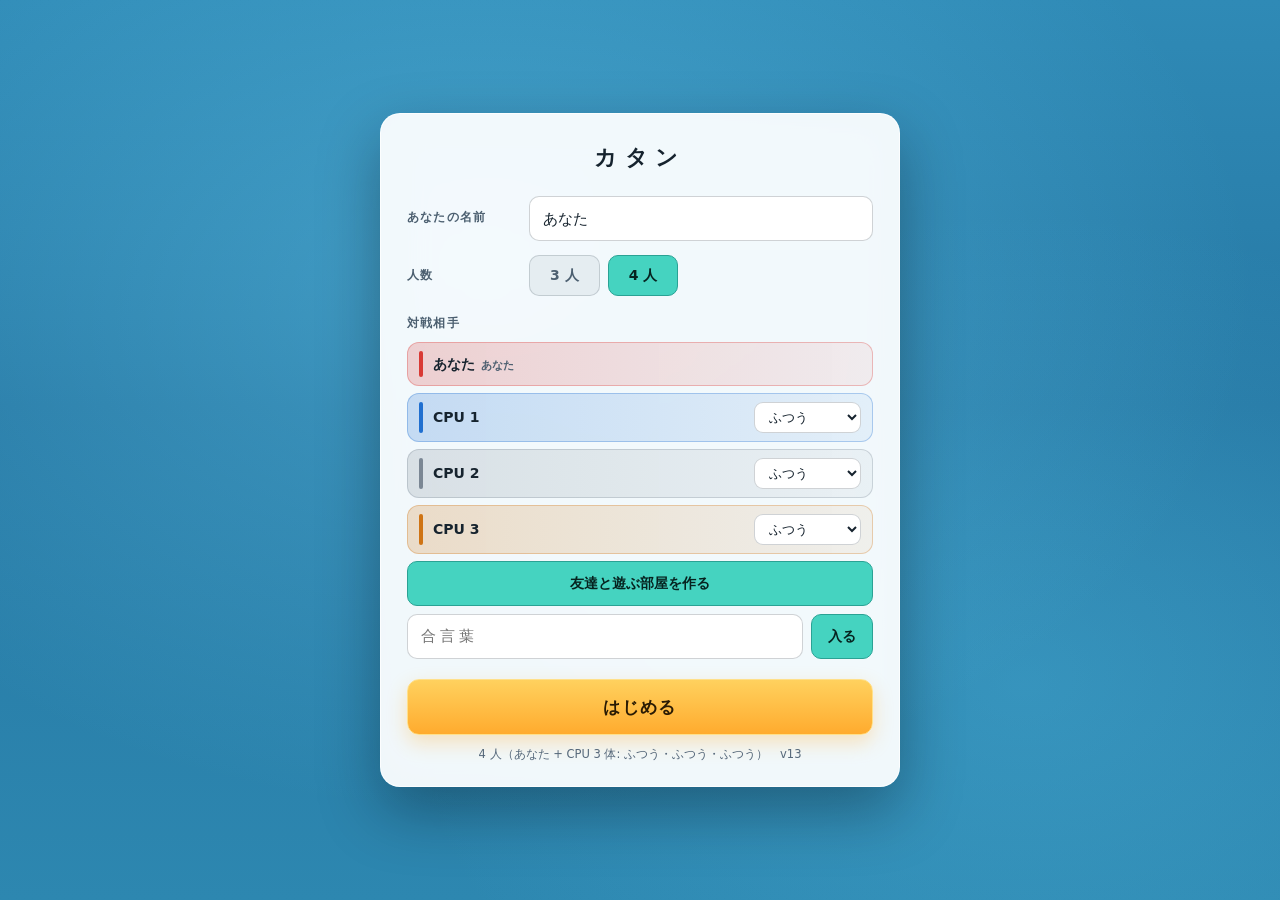
<file: web/index.html>
<!doctype html>
<html lang="ja">
<head>
<meta charset="utf-8">
<meta name="viewport" content="width=device-width, initial-scale=1">
<title>カタン</title>
<link rel="stylesheet" href="style.css?v=92">
</head>
<body>
<!-- ホーム（待機所）。ここで人数・相手・名前を決めてから盤に入る。
     オンライン対戦を足すときは、この一覧に「他の人」が並ぶ -->
<div id="home">
  <div class="homecard">
    <h1>カタン</h1>

    <label class="hrow">
      <span class="hlabel">あなたの名前</span>
      <input id="myname" type="text" maxlength="12" placeholder="なまえ">
    </label>

    <div class="hrow">
      <span class="hlabel">人数</span>
      <div id="hplayers" class="hseg"></div>
    </div>

    <div class="hlabel hsub">対戦相手</div>
    <div id="hseats"></div>

    <button id="hstart" class="hstart">はじめる</button>
    <div class="hnote" id="hnote"></div>
  </div>
</div>

<div id="app" hidden>
  <!-- 盤に集中できるよう、上の帯ごと畳めるようにする。この矢印だけは常に出る -->
  <button id="uitoggle" title="上の欄を出す／隠す">▾</button>
  <!-- 音は消せないと困る。畳んだ帯の中に入れず、常に押せる場所に置く -->
  <button id="sfxtoggle" title="効果音を鳴らす／消す">♪</button>
  <header hidden>
    <h1>カタン</h1>
    <div class="controls">
      <div id="setupbox">
        <div class="seeds" title="出来事ごとに別々の種。互いに影響しない">
          <label>盤 <input id="seed" type="number" value="1" min="0"></label>
          <label>サイコロ <input id="seed2" type="number" value="1" min="0"></label>
          <label>発展 <input id="seed3" type="number" value="1" min="0"></label>
          <label>盗み <input id="seed4" type="number" value="1" min="0"></label>
        </div>
      </div>
      <label>人数
        <select id="players"><option value="4" selected>4</option><option value="3">3</option></select>
      </label>
      <button id="newgame">新しい対局</button>
      <button id="watch" title="全員CPUで最後まで流す">CPU同士を観戦</button>
    </div>
  </header>

  <main>
    <div id="boardwrap">
      <svg id="board" xmlns="http://www.w3.org/2000/svg"></svg>

      <!-- サイコロは盤の中央で大きく転がす -->
      <div id="rollfx" hidden>
        <div class="bigdie" id="bd0"></div>
        <div class="bigdie" id="bd1"></div>
        <div id="rollsum"></div>
      </div>

      <!-- 決着したら盤の上に結果を出す -->
      <div id="result" hidden></div>

      <!-- 手札と操作は盤の右下、プレイヤー欄のとなり。
           プレイヤー欄の「下」に積むと押し出されて見えなくなる -->
      <div id="turnbox">
        <div id="prompt">
          <span id="prompttext"></span>
          <span id="dicebox" class="dice"></span>
        </div>
        <!-- 手札は一番下に固定。中身が変わっても位置が動かないので、目の置き所になる -->
        <div id="actions"></div>
        <div id="handbar"></div>
      </div>
    </div>

    <aside>
      <div id="log">
        <h3>できごと<button id="logmore" class="mini">詳しく</button></h3>
        <div id="loglines"></div>
      </div>
      <div id="players-panel"></div>
    </aside>
  </main>

  <!-- 銀行の山と、その下に出目の分布（普段は畳んである）。「できごと」のすぐ左 -->
  <div id="sidestack">
    <div id="bankpanel"></div>
    <button id="disttoggle" title="出目の分布を出す／隠す">▾ 出目</button>
    <div id="rolldist" hidden></div>
  </div>

  <!-- 詳細ログ。「できごと」と同じ大きさで、そのすぐ左隣に開く -->
  <div id="drawer" hidden>
    <div class="dhead">
      <button id="dprev" class="nav" title="1 つ前の巡">◀</button>
      <span id="dround">最新</span>
      <button id="dnext" class="nav" title="次の巡">▶</button>
      <button id="dlatest" class="mini">最新</button>
      <button id="drawerclose" class="mini">閉じる</button>
    </div>
    <div id="dcols"></div>
  </div>
</div>
<script type="module" src="app.js?v=92"></script>
</body>
</html>
</file>
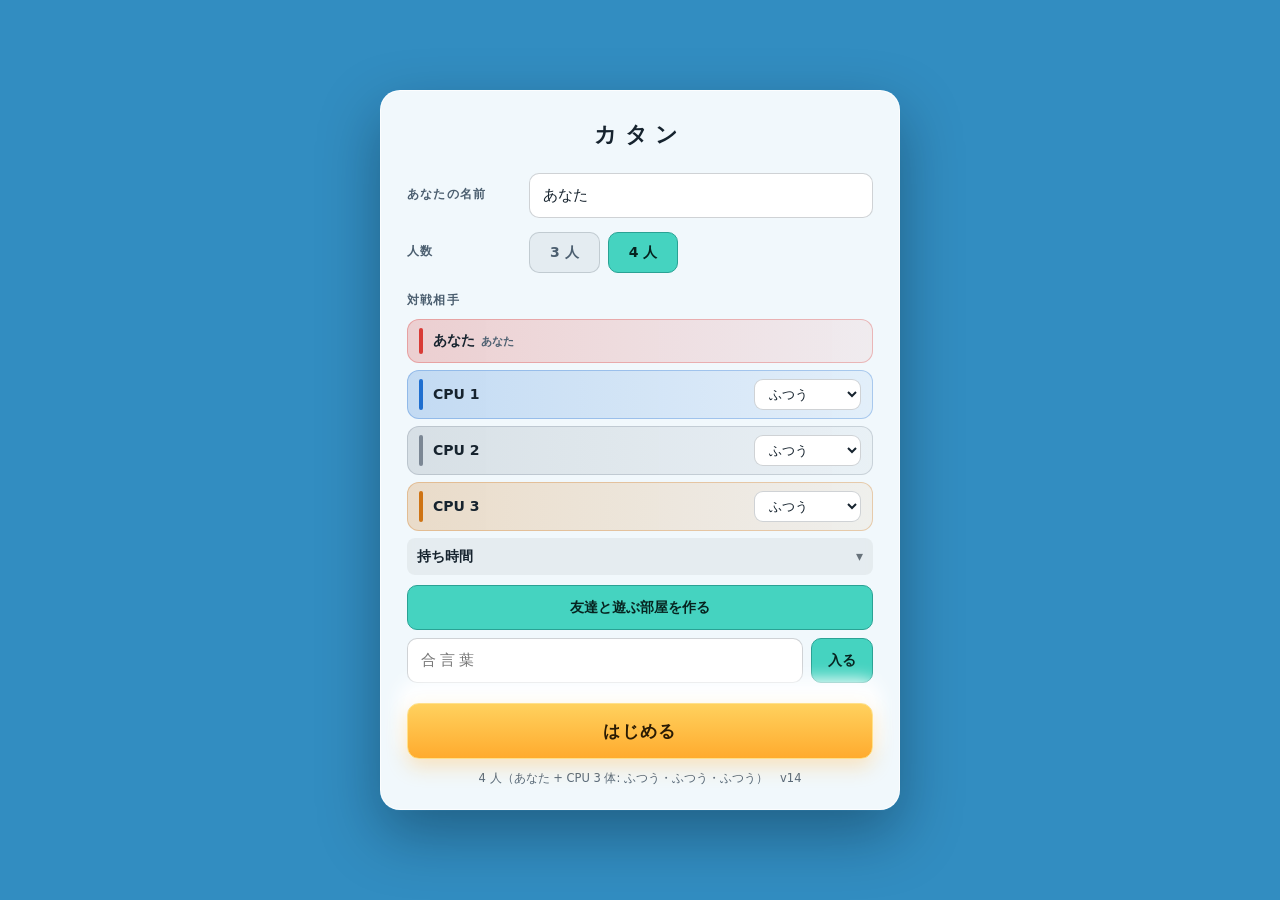
<file: web/colonist/index.html>
<!doctype html>
<html lang="ja">
<head>
<meta charset="utf-8">
<meta name="viewport" content="width=device-width, initial-scale=1">
<title>カタン</title>
<link rel="stylesheet" href="style.css?v=94">
<link rel="stylesheet" href="colonist.css?v=94">
<link rel="stylesheet" href="insights.css?v=94">
</head>
<body>
<!-- ホーム（待機所）。ここで人数・相手・名前を決めてから盤に入る。 -->
<div id="home">
  <div class="homecard">
    <h1>カタン</h1>

    <label class="hrow">
      <span class="hlabel">あなたの名前</span>
      <input id="myname" type="text" maxlength="12" placeholder="なまえ">
    </label>

    <div class="hrow">
      <span class="hlabel">人数</span>
      <div id="hplayers" class="hseg"></div>
    </div>

    <div class="hlabel hsub">対戦相手</div>
    <div id="hseats"></div>

    <button id="hstart" class="hstart">はじめる</button>
    <div class="hnote" id="hnote"></div>
  </div>
</div>

<!--
  盤面の配置は colonist の実測に合わせてある。

    [左レール 62]  [盤（全面）]                [右カラム 361]
                   [手札][状態バー][操作ボタン 6 個]
    最下端に 4px の時間バー

  盤は削らず全面に敷き、UI は**その上に重ねる**。
-->
<div id="app" hidden>
  <!-- 左レール。アイコン 43x43 を 57px 間隔で 4 つだけ -->
  <div id="rail">
    <button class="railbtn" id="r-settings" title="設定">
      <svg viewBox="0 0 24 24"><path d="M12 8.5a3.5 3.5 0 100 7 3.5 3.5 0 000-7zm9 3.5c0-.5 0-1-.1-1.5l2-1.6-2-3.4-2.4 1a8 8 0 00-2.6-1.5L15.5 2h-4l-.4 2.6a8 8 0 00-2.6 1.5l-2.4-1-2 3.4 2 1.6a9 9 0 000 3l-2 1.6 2 3.4 2.4-1a8 8 0 002.6 1.5l.4 2.6h4l.4-2.6a8 8 0 002.6-1.5l2.4 1 2-3.4-2-1.6c.1-.5.1-1 .1-1.5z"/></svg>
    </button>
    <button class="railbtn" id="r-assist" title="おすすめの一手" aria-label="アシスト：おすすめの一手" aria-expanded="false" aria-controls="assist-panel">
      <svg viewBox="0 0 24 24"><path d="M9 21h6v-2H9zm3-20a7 7 0 00-4 12.75V17h8v-3.25A7 7 0 0012 1zm2.85 11.1L14 12.7V15h-4v-2.3l-.85-.6a5 5 0 115.7 0z"/></svg>
    </button>
    <button class="railbtn" id="r-rules" title="遊び方">
      <svg viewBox="0 0 24 24"><path d="M4 4h6a3 3 0 013 3v13a2.5 2.5 0 00-2.5-2H4zm16 0h-6a3 3 0 00-3 3v13a2.5 2.5 0 012.5-2H20z"/></svg>
    </button>
    <button class="railbtn" id="r-full" title="全画面">
      <svg viewBox="0 0 24 24"><path d="M4 9V4h5v2H6v3zm11-5h5v5h-2V6h-3zM4 15h2v3h3v2H4zm14 0h2v5h-5v-2h3z"/></svg>
    </button>
    <button class="railbtn" id="r-info" title="この対局について">
      <svg viewBox="0 0 24 24"><path d="M12 2a10 10 0 100 20 10 10 0 000-20zm1 15h-2v-6h2zm0-8h-2V7h2z"/></svg>
    </button>
    <button class="railbtn" id="sfxtoggle" title="効果音を鳴らす／消す">
      <svg viewBox="0 0 24 24"><path d="M4 9h3l5-4v14l-5-4H4zm12.5-1.5a5 5 0 010 9v-2a3 3 0 000-5z"/></svg>
    </button>
  </div>

  <section id="assist-panel" role="region" aria-label="おすすめの一手" hidden>
    <div class="assist-head"><h2>おすすめの一手</h2><button id="assist-close" aria-label="アシストを閉じる">×</button></div>
    <div id="assist-body" aria-live="polite"></div>
  </section>

  <!-- 盤。UI は全部この上に重なる -->
  <div id="stage">
    <div id="boardwrap">
      <svg id="board" xmlns="http://www.w3.org/2000/svg"></svg>
    </div>

    <!-- 出目。振ったあとも消えず、盤の右下に置きっぱなし -->
    <div id="dicetray" hidden><div class="tdie" id="td0"></div><div class="tdie" id="td1"></div></div>

    <!-- 盤の中央で大きく転がす演出（既存） -->
    <div id="rollfx" hidden>
      <div class="bigdie" id="bd0"></div>
      <div class="bigdie" id="bd1"></div>
      <div id="rollsum"></div>
    </div>

    <!-- 相手からの提案。盤の右上に重ねて出す -->
    <div id="offers"></div>

    <!-- 捨て札・発展カードの確認など、左下からせり上がるパネル -->
    <div id="actionbox" hidden></div>

    <!-- 反則の知らせ。左下に一瞬だけ -->
    <div id="toast" hidden></div>

    <!-- 出目の分布。既定は畳んでおき、矢印で開く -->
    <div id="distbox">
      <button id="disttoggle" title="出目の分布を出す／隠す">▾ 出目</button>
      <div id="rolldist" hidden></div>
    </div>

    <div id="result" hidden></div>

    <!-- ブロックの確認。押し間違いで勝手に切り替わらないよう一段挟む -->
    <div id="askbox" hidden></div>
  </div>

  <!-- 右カラム: できごと / 銀行 / プレイヤー -->
  <aside id="side">
    <div id="log" class="beige">
      <div id="loglines"></div>
    </div>
    <div id="bankpanel" class="beige"></div>
    <div id="players-panel"></div>
  </aside>

  <!-- 下の帯: 手札（左） / 状態バー / 操作ボタン（右） -->
  <div id="turnbox">
    <div id="handbar"></div>
    <div id="prompt">
      <span id="promptavatar"></span>
      <span id="prompttext"></span>
      <span id="prompttimer"></span>
    </div>
    <div id="actions"></div>
  </div>

  <!-- 画面最下端の時間バー -->
  <div id="timerbar"><i></i></div>

  <!-- 以下は表に出さないが、既存の処理が参照しているので残す -->
  <div id="hiddenbits" hidden>
    <button id="uitoggle">▾</button>
    <span id="dicebox" class="dice"></span>
    <button id="logmore" class="mini">詳しく</button>
    <div id="setupbox">
      <label>盤 <input id="seed" type="number" value="1" min="0"></label>
      <label>サイコロ <input id="seed2" type="number" value="1" min="0"></label>
      <label>発展 <input id="seed3" type="number" value="1" min="0"></label>
      <label>盗み <input id="seed4" type="number" value="1" min="0"></label>
      <select id="players"><option value="4" selected>4</option><option value="3">3</option></select>
      <button id="newgame">新しい対局</button>
      <button id="watch">CPU同士を観戦</button>
    </div>
  </div>

  <!-- 詳細ログ -->
  <div id="drawer" hidden>
    <div class="dhead">
      <button id="dprev" class="nav" title="1 つ前の巡">◀</button>
      <span id="dround">最新</span>
      <button id="dnext" class="nav" title="次の巡">▶</button>
      <button id="dlatest" class="mini">最新</button>
      <button id="drawerclose" class="mini">閉じる</button>
    </div>
    <div id="dcols"></div>
  </div>
</div>
<script type="module" src="app.js?v=94"></script>
</body>
</html>
</file>
<file: web/style.css>
/* デジタル前提の見た目。木や羊皮紙は使わない。
   深い夜の海 + 冷たいガラスの面 + 少しの琥珀（勝利点だけ）。 */

:root {
  --bg-0: #070b10;
  --bg-1: #0c131b;
  --panel: rgba(20, 30, 40, .72);
  --panel-solid: #101a24;
  --edge: #1e2c39;
  --edge-hi: #2b3f52;
  --text: #e6edf3;
  --muted: #8296a8;
  --accent: #45d3c0;
  --accent-dim: #1f6f66;
  --amber: #f2b544;

  --p0: #ff5a5a;
  --p1: #4f9dff;
  --p2: #f2f0ea;
  --p3: #ffa23d;
}

* { box-sizing: border-box; }

html, body { height: 100%; }
/* ページ自体はスクロールさせない。中の欄がそれぞれ自分でスクロールする */
body { overflow: hidden; }

/* 一面の海。盤も欄もこの上に浮かべる。
   SVG の中に海を塗ると「縦横比を保って収まった矩形」の縁が見えてしまうので、
   海はここ（ページの地）にしか置かない。 */
body {
  margin: 0;
  color: var(--text);
  background:
    radial-gradient(1200px 820px at 38% 32%, rgba(120,222,255,.32), transparent 64%),
    radial-gradient(1000px 760px at 80% 76%, rgba(88,198,236,.28), transparent 62%),
    linear-gradient(180deg, #2f8ab6 0%, #2678a4 45%, #2d87b0 100%);
  background-attachment: fixed;
  font: 14px/1.65 system-ui, -apple-system, "Segoe UI", "Hiragino Sans", "Noto Sans JP", sans-serif;
  -webkit-font-smoothing: antialiased;
}

/* ---------------------------------------------------------------- ヘッダ */

header {
  display: flex; align-items: center; gap: 18px;
  padding: 12px 20px;
  background: rgba(6,20,31,.5);
  border-bottom: 1px solid rgba(255,255,255,.08);
  backdrop-filter: blur(14px);
}
header h1 {
  margin: 0; font-size: 17px; letter-spacing: .3em; font-weight: 600; color: var(--text);
}
header h1::before {
  content: ""; display: inline-block; width: 8px; height: 8px; margin-right: 12px;
  border-radius: 50%; background: var(--accent);
  box-shadow: 0 0 14px var(--accent);
  vertical-align: middle;
}
.controls { display: flex; gap: 10px; align-items: center; margin-left: auto; flex-wrap: wrap; }
#setupbox { display: flex; gap: 10px; align-items: center; flex-wrap: wrap; }

/* 上の帯を出し入れする矢印。畳んでいる間も押せるよう、盤の上に浮かせる */
#uitoggle {
  position: fixed; top: 6px; left: 6px; z-index: 60;
  width: 26px; height: 22px; padding: 0; line-height: 1;
  font-size: 11px; border-radius: 7px;
  color: var(--muted); background: rgba(6,20,31,.6);
  border-color: rgba(255,255,255,.12); backdrop-filter: blur(8px);
}
#uitoggle:hover { color: var(--text); }
/* 音の入切。畳んだ帯の中に入れると、消したい時に探すことになる */
#sfxtoggle {
  position: fixed; top: 6px; left: 38px; z-index: 60;
  width: 26px; height: 22px; padding: 0; line-height: 1;
  font-size: 12px; border-radius: 7px;
  color: var(--accent); background: rgba(6,20,31,.6);
  border-color: var(--accent-dim); backdrop-filter: blur(8px);
}
#sfxtoggle.off { color: var(--muted); border-color: rgba(255,255,255,.12); text-decoration: line-through; }
#sfxtoggle:hover { color: var(--text); }
#uitoggle.on { color: var(--accent); border-color: var(--accent-dim); }
header[hidden] { display: none; }
.controls label { color: var(--muted); font-size: 12px; display: flex; gap: 6px; align-items: center; }
/* 出来事ごとの種。4 つ並ぶので小さくまとめる */
.seeds {
  display: flex; gap: 8px; align-items: center; flex-wrap: wrap;
  padding: 4px 9px; border-radius: 10px;
  background: rgba(255,255,255,.04); border: 1px solid rgba(255,255,255,.08);
}
.seeds label { font-size: 10.5px; gap: 4px; letter-spacing: .04em; }

/* その対局の出目の分布。銀行の山と同じ幅で、その下に開く。理論値を細い線で重ねる */
#rolldist {
  display: flex; flex-direction: column; gap: 7px;
  padding: 10px 11px 8px; border-radius: 16px;
  background: rgba(6,20,31,.6);
  border: 1px solid rgba(255,255,255,.13);
  backdrop-filter: blur(20px) saturate(1.1);
  box-shadow: 0 14px 34px rgba(2,14,24,.4);
}
#rolldist[hidden] { display: none; }
.rdnone { font-size: 10px; color: var(--muted); letter-spacing: .06em; white-space: nowrap; }
/* 見出し。何回ぶんの分布なのかと、細い線が理論値であることを書いておく */
.rdhead {
  display: flex; align-items: baseline; gap: 5px;
  font-size: 9.5px; letter-spacing: .1em; color: var(--muted); white-space: nowrap;
}
.rdhead b { font-size: 13px; font-weight: 800; color: var(--text); letter-spacing: 0;
  font-variant-numeric: tabular-nums; }
.rdhead .rdkey { margin-left: auto; letter-spacing: .04em; }
.rdhead .rdkey s { display: inline-block; width: 10px; height: 1px; background: rgba(255,255,255,.6);
  vertical-align: middle; margin-right: 3px; }

.rdbars { display: flex; align-items: flex-end; gap: 3px; }
.rdbar {
  position: relative; flex: 1 1 0; min-width: 0; height: 100px;
  display: flex; flex-direction: column; justify-content: flex-end; align-items: center; gap: 2px;
}
/* 出た回数。棒の高さだけだと「何回」かが読めない */
.rdbar em {
  font-style: normal; font-size: 9.5px; font-weight: 700; line-height: 1;
  color: var(--muted); font-variant-numeric: tabular-nums;
}
.rdbar i {
  display: block; width: 100%; border-radius: 3px 3px 0 0;
  background: linear-gradient(180deg, #6ff0dd, var(--accent));
}
.rdbar.seven i { background: linear-gradient(180deg, #ffd982, var(--amber)); }
.rdbar.seven em { color: var(--amber); }
/* 出やすい目（6・8）は色を変えて、盤の赤い数字と同じ意味だと分かるようにする */
.rdbar.hot i { background: linear-gradient(180deg, #ff9d8c, #ef5f4a); }
.rdbar.hot em, .rdbar.hot b { color: #ff9d8c; }
/* 理論値の目安線 */
.rdbar u {
  position: absolute; left: -1px; right: -1px; height: 1px;
  background: rgba(255,255,255,.65);
}
.rdbar b {
  font-size: 10px; font-weight: 700; color: var(--text); line-height: 1.2;
  font-variant-numeric: tabular-nums;
}
.rdbar.seven b { color: var(--amber); }
.seeds input[type=number] { width: 78px; padding: 3px 7px; font-size: 11px; border-radius: 7px; }

input, select, button {
  color: var(--text); font: inherit;
  background: rgba(255,255,255,.045);
  border: 1px solid var(--edge); border-radius: 9px; padding: 6px 12px;
}
input[type=number] { width: 92px; }
button { cursor: pointer; transition: background .16s, border-color .16s, transform .07s; }
button:hover:not(:disabled) { background: rgba(69,211,192,.1); border-color: var(--accent-dim); }
button:active:not(:disabled) { transform: translateY(1px); }
button:disabled { opacity: .4; cursor: default; }

/* ---------------------------------------------------------------- 配置 */

#app { height: 100%; display: flex; flex-direction: column; }

main {
  flex: 1; min-height: 0;
  display: grid; grid-template-columns: minmax(0, 1fr) 344px;
  gap: 0; padding: 0; align-items: stretch;
}
@media (max-width: 980px) { main { grid-template-columns: 1fr; } }

/* 盤の入れ物には背景も枠も持たせない。下の海がそのまま見える */
#boardwrap {
  position: relative; overflow: hidden;
  height: 100%; min-height: 0;
  transition: margin-right .24s ease;
}
/* ゆっくり漂う光。海が動いて見える程度に */
#boardwrap::before, #boardwrap::after {
  content: ""; position: absolute; border-radius: 50%; pointer-events: none;
  filter: blur(70px); opacity: .22;
}
#boardwrap::before {
  left: 4%; top: 8%; width: 46%; height: 44%;
  background: #7fe6ff; animation: drift 26s ease-in-out infinite alternate;
}
#boardwrap::after {
  right: 6%; bottom: 10%; width: 42%; height: 40%;
  background: #49c4e8; animation: drift 34s ease-in-out infinite alternate-reverse;
}
/* 右下の手札と操作の欄を避けるぶんだけ、盤を左へ寄せる。
   寄せすぎると左が窮屈になるので、余白の半分だけを右に取る */
#board { display: block; width: 100%; height: 100%; padding-right: 70px; }

/* 手番の欄（今の状況・手札・できること）。盤の右下、プレイヤー欄のとなり。
   右の欄に積むとプレイヤー欄を押し出してしまうので、盤の上に浮かせる */
#turnbox[hidden] { display: none; }
#turnbox {
  position: absolute; right: 14px; bottom: 14px; z-index: 14;
  width: min(404px, calc(100% - 28px));
  display: flex; flex-direction: column; gap: 9px;
  padding: 11px 13px 12px; border-radius: 16px;
  /* 盤が透けて見えるくらいの濃さに。字が読めるのはぼかしが効いているから */
  background: rgba(5,20,32,.6); border: 1px solid rgba(255,255,255,.13);
  backdrop-filter: blur(20px) saturate(1.1);
  box-shadow: 0 20px 50px rgba(1,10,18,.6);
}
#turnbox .hfoot { margin-top: 7px; }
#actions { display: flex; flex-wrap: wrap; gap: 7px; }

#prompt {
  display: flex; align-items: center; gap: 10px; flex-wrap: wrap;
  font-size: 12.5px; color: var(--muted);
}
#prompt[hidden] { display: none; }
/* 小さいサイコロは出さない。盤の中央で転がるものと棋譜で足りる */
#dicebox { display: none; }
#prompttext { display: flex; align-items: center; gap: 14px; }
#prompt .who { color: var(--accent); font-weight: 600; }
#prompt .clock { color: var(--muted); font-variant-numeric: tabular-nums; }
#prompt .clock.danger { color: #ff8a6b; font-weight: 600; }
#dicebox { display: flex; align-items: center; gap: 6px; margin-left: auto; }
#dicebox .sum {
  margin-left: 4px; font-weight: 700; font-size: 15px; color: var(--amber);
  font-variant-numeric: tabular-nums;
}

/* ---------------------------------------------------------------- 盤の中央で転がすサイコロ */

#rollfx {
  position: absolute; inset: 0; display: flex; align-items: center; justify-content: center;
  gap: 22px; pointer-events: none; z-index: 20;
}
/* 盤の数字トークンと目が混ざらないよう、転がっている間だけ中央を暗くする */
#rollfx::before {
  content: ""; position: absolute; inset: 0;
  background: radial-gradient(circle at 50% 50%, rgba(3,7,11,.62) 0%, rgba(3,7,11,.34) 28%, rgba(3,7,11,0) 52%);
  animation: scrimin .3s ease both;
}
@keyframes scrimin { from { opacity: 0; } to { opacity: 1; } }
#rollfx[hidden] { display: none; }
#rollfx.out { animation: fxout .45s ease forwards; }
@keyframes fxout { to { opacity: 0; transform: scale(.86); } }

.bigdie {
  width: 76px; height: 76px; border-radius: 16px;
  background: linear-gradient(150deg, #ffffff, #cfd8e2);
  box-shadow: 0 18px 40px rgba(0,0,0,.6), inset 0 -6px 10px rgba(0,0,0,.14),
              inset 0 4px 8px rgba(255,255,255,.9);
  display: grid; grid-template: repeat(3, 1fr) / repeat(3, 1fr); padding: 11px;
}
.bigdie i {
  width: 13px; height: 13px; border-radius: 50%;
  background: radial-gradient(circle at 35% 30%, #4a5563, #10161d);
  align-self: center; justify-self: center;
}
/* カランカラン: 高いところから落ちて、2 度跳ねて止まる */
.bigdie.rolling { animation: diceRoll 620ms cubic-bezier(.3,.7,.4,1) both; }
#bd1.rolling { animation-duration: 690ms; animation-delay: 50ms; }
@keyframes diceRoll {
  0%   { transform: translateY(-190px) rotate(-460deg) scale(.6); opacity: 0; }
  10%  { opacity: 1; }
  46%  { transform: translateY(18px) rotate(-120deg) scale(1.08); }
  58%  { transform: translateY(-42px) rotate(-46deg) scale(.98); }
  74%  { transform: translateY(10px) rotate(14deg) scale(1.04); }
  86%  { transform: translateY(-12px) rotate(-6deg) scale(1); }
  100% { transform: translateY(0) rotate(0) scale(1); }
}
.bigdie.landed { animation: diceLand .34s cubic-bezier(.25,1.7,.45,1); }
@keyframes diceLand {
  0% { transform: scale(1.18, .82); } 60% { transform: scale(.96, 1.05); } 100% { transform: scale(1); }
}
/* 合計はサイコロのすぐ下。盤の絵に重なるので必ず下敷きを敷く */
#rollsum {
  position: absolute; top: calc(50% + 62px); left: 50%; transform: translateX(-50%);
  display: flex; align-items: center; gap: 9px;
  padding: 7px 18px; border-radius: 999px; white-space: nowrap;
  font-size: 12px; letter-spacing: .22em; color: var(--muted); opacity: 0;
  background: rgba(6,11,16,.92);
  border: 1px solid rgba(255,255,255,.10);
  box-shadow: 0 12px 30px rgba(0,0,0,.6);
}
#rollsum.show { animation: sumin .4s ease forwards; }
@keyframes sumin { from { opacity: 0; transform: translate(-50%, 10px); } to { opacity: 1; transform: translate(-50%, 0); } }
#rollsum b { font-size: 25px; font-weight: 700; color: var(--amber); letter-spacing: 0; line-height: 1; }

/* ---------------------------------------------------------------- 結果 */

#result {
  position: absolute; inset: 0; z-index: 30;
  display: flex; align-items: center; justify-content: center;
  background: rgba(3,10,16,.62);
  animation: fadein .25s ease-out;
}
#result[hidden] { display: none; }
@keyframes fadein { from { opacity: 0; } to { opacity: 1; } }

.rcard {
  min-width: min(780px, 94%); max-width: 94%;
  padding: 26px 30px 22px; border-radius: 20px;
  background: var(--panel-solid, #101a24);
  border: 1px solid rgba(255,255,255,.14);
  box-shadow: 0 30px 80px rgba(0,0,0,.7);
  animation: rpop .3s cubic-bezier(.2,1.3,.4,1);
}
@keyframes rpop { from { transform: scale(.94) translateY(8px); opacity: 0; } to { transform: none; opacity: 1; } }

.rhead {
  display: flex; align-items: center; gap: 13px; padding-bottom: 16px; margin-bottom: 14px;
  border-bottom: 1px solid var(--edge);
}
.rhead .sw { width: 18px; height: 18px; border-radius: 50%; background: var(--c);
             box-shadow: 0 0 18px var(--c); }
.rhead b { font-size: 27px; letter-spacing: .04em; }
.rhead .rturn { margin-left: auto; font-size: 13px; color: var(--muted); }

.rtable { width: 100%; border-collapse: collapse; font-variant-numeric: tabular-nums; }
.rtable th {
  font-size: 12px; font-weight: 700; color: var(--muted); letter-spacing: .06em;
  padding: 0 10px 9px; text-align: right; white-space: nowrap;
}
.rtable th:nth-child(2) { text-align: left; }
.rtable td { padding: 11px 10px; text-align: right; font-size: 19px; font-weight: 600; }
.rtable tr { --c: var(--accent); }
.rtable tbody tr {
  background: linear-gradient(90deg,
    color-mix(in srgb, var(--c) 16%, transparent),
    color-mix(in srgb, var(--c) 4%, transparent));
}
.rtable tbody tr.win {
  background: linear-gradient(90deg,
    color-mix(in srgb, var(--c) 34%, transparent),
    color-mix(in srgb, var(--c) 10%, transparent));
  box-shadow: inset 0 0 0 1px color-mix(in srgb, var(--c) 55%, transparent);
}
.rtable td.rank { width: 38px; text-align: center; color: var(--muted); font-size: 16px; }
.rtable tbody tr.win td.rank::before { content: "👑"; font-size: 19px; }
.rtable tbody tr.win td.rank { font-size: 0; }
.rtable td.who {
  text-align: left; font-weight: 700; white-space: nowrap; font-size: 17px;
  display: flex; align-items: center; gap: 10px;
}
.rtable td.who .sw { width: 11px; height: 11px; border-radius: 50%; background: var(--c); }
.rtable td.z { color: var(--muted); opacity: .4; }
.rtable td.total {
  font-size: 30px; font-weight: 800; color: var(--amber); width: 74px;
}
.rtable tbody tr td:first-child { border-radius: 10px 0 0 10px; }
.rtable tbody tr td:last-child { border-radius: 0 10px 10px 0; }
.rtable tbody tr + tr td { box-shadow: 0 -4px 0 var(--panel-solid, #101a24); }

.rnew {
  display: block; width: 100%; margin-top: 20px; padding: 14px;
  font-size: 17px; font-weight: 800; letter-spacing: .08em; border-radius: 13px;
  color: #2a1b04; background: linear-gradient(180deg, #ffcf46, #f0a52a);
  border-color: #ffd977;
}
.rnew:hover { background: linear-gradient(180deg, #ffdb66, #ffb63c); }

/* ---------------------------------------------------------------- パネル */

aside { display: flex; flex-direction: column; gap: 12px; min-height: 0; overflow: hidden; padding: 14px 14px 14px 0; }
/* できごとが伸びる。プレイヤー欄は縮めない */
#log { display: flex; flex-direction: column; flex: 1 1 0; min-height: 100px; }
#loglines { flex: 1; overflow-y: auto; min-height: 0; }
#players-panel { flex: 0 1 auto; min-height: 0; overflow-y: auto; }
aside > div {
  min-height: 0;
  background: rgba(6,20,31,.62); border: 1px solid rgba(255,255,255,.09); border-radius: 14px;
  padding: 12px 14px; backdrop-filter: blur(16px);
  box-shadow: 0 14px 34px rgba(2,14,24,.4);
}

h3 {
  margin: 0 0 10px; font-size: 10.5px; color: var(--muted);
  font-weight: 700; letter-spacing: .18em;
  display: flex; align-items: center; gap: 10px;
}
h3::after { content: ""; flex: 1; height: 1px; background: var(--edge); }

/* --- プレイヤー --- */
/* 各行はその人の色で薄く塗る。誰の行かを字ではなく面で分からせる */
.pl {
  display: grid; grid-template-columns: 4px auto 1fr; gap: 11px; align-items: center;
  padding: 7px 10px; border-radius: 10px; margin: 3px -5px;
  transition: opacity .25s, background .25s, filter .25s;
  background: linear-gradient(90deg,
    color-mix(in srgb, var(--c) 22%, transparent),
    color-mix(in srgb, var(--c) 7%, transparent));
  box-shadow: inset 0 0 0 1px color-mix(in srgb, var(--c) 22%, transparent);
}
.pl .swatch { width: 4px; height: 100%; min-height: 40px; border-radius: 3px; }
.pl .name { font-size: 13px; font-weight: 700; display: flex; align-items: center; gap: 4px; }
.pl .tag {
  font-size: 9.5px; font-weight: 700; letter-spacing: .05em;
  color: #08131a; background: var(--accent); border-radius: 5px; padding: 1px 6px;
}
.pl .stats { display: flex; gap: 14px; margin-top: 4px; }
.pl .stats span { display: inline-flex; align-items: center; gap: 4px; color: var(--muted); }
.pl .stats svg { display: block; }
.pl .stats b { font-size: 17px; color: var(--text); font-variant-numeric: tabular-nums; font-weight: 700; }
/* 7 枚を超えている手札。7 が出たら半分捨てる＝狙い目でもあるので、全員ぶん赤くする */
.pl .stats b.over { color: #ff6e60; text-shadow: 0 0 10px rgba(255,110,96,.55); }
/* 残りの駒 */
.pl .left { display: flex; gap: 12px; margin-top: 3px; font-size: 11px; color: var(--muted); align-items: center; }
.pl .left .lb { letter-spacing: .1em; font-size: 10px; }
.pl .left span { display: inline-flex; align-items: center; gap: 4px; }
.pl .left b { color: #c3d2df; font-variant-numeric: tabular-nums; font-weight: 700; font-size: 13px; }
.pl .left .none { color: #ff7a6b; }
/* 点数は左端。数字の右に小さく pt、その下に誰の点かを書く */
.pscore {
  display: flex; flex-direction: column; align-items: center; gap: 0;
  width: 74px; white-space: nowrap;
}
.pl .vp {
  display: flex; align-items: baseline; justify-content: center; gap: 2px;
  font-variant-numeric: tabular-nums; font-weight: 800; font-size: 20px;
  color: var(--amber); line-height: 1.1;
}
.pl .vp i {
  font-style: normal; font-size: 10px; font-weight: 700; letter-spacing: .04em;
  color: var(--muted);
}
/* 称号は名前の横に置くと点数の列が伸びる。右の欄の頭に出す */
.ptags { display: flex; gap: 5px; flex-wrap: wrap; margin-bottom: 3px; }
.pl .me { font-size: 9.5px; font-weight: 700; letter-spacing: .06em; color: var(--muted); line-height: 1.2; }
/* 手番でない人は落とす。誰の番かは一目で分かる必要がある */
.pl:not(.active) { opacity: .55; filter: saturate(.75); }

/* 手番の人は濃く塗って、その人の色で光らせる */
.pl.active {
  background: linear-gradient(90deg,
    color-mix(in srgb, var(--c) 36%, transparent),
    color-mix(in srgb, var(--c) 13%, transparent));
  animation: plglow 2.4s ease-in-out infinite;
}
@keyframes plglow {
  0%, 100% {
    box-shadow: 0 0 0 2px color-mix(in srgb, var(--c) 70%, transparent),
                0 0 14px color-mix(in srgb, var(--c) 30%, transparent);
  }
  50% {
    box-shadow: 0 0 0 2px var(--c),
                0 0 26px color-mix(in srgb, var(--c) 60%, transparent);
  }
}
/* 手番の印。色だけに頼らない */
.pl.active .name::before {
  content: "▶"; color: var(--c); font-size: 10px; margin-right: 2px;
}

/* --- 手札（盤の右下） --- */
#handbar { flex: 0 0 auto; margin-top: 2px; }
.hcards { justify-content: space-between; }
.hcards { display: flex; gap: 6px; align-items: stretch; }
.hcard {
  /* トランプ札のような縦長（およそ 2:3）。真四角だとカードに見えない */
  position: relative; flex: 1 1 0; min-width: 0; aspect-ratio: 2 / 3; height: auto;
  border-radius: 9px;
  display: flex; flex-direction: column; align-items: center; justify-content: flex-end;
  padding-bottom: 9px;
  border: 1px solid rgba(255,255,255,.14);
  box-shadow: 0 6px 14px rgba(0,0,0,.45);
  transition: transform .18s;
}
.hcard::after {
  content: ""; position: absolute; inset: 3px; border-radius: 6px;
  border: 1px solid rgba(255,255,255,.14); pointer-events: none;
}
.hcard:hover { transform: translateY(-5px); }
.hcard .hglyph { position: absolute; top: 8px; left: 50%; transform: translateX(-50%); }
.hcard .hn {
  font-size: 27px; font-weight: 800; line-height: 1;
  font-variant-numeric: tabular-nums; color: #fff;
  text-shadow: 0 2px 6px rgba(0,0,0,.5);
}
.hcard .hl { font-size: 12px; font-weight: 700; letter-spacing: .05em; color: rgba(255,255,255,.88); }
.hcard.zero { opacity: .28; }
/* 交易・廃棄を組んでいる間は「成立後の枚数」を出す。増減が分かるよう縁に色を付ける */
.hcard.up { box-shadow: 0 0 0 2px var(--accent), 0 6px 14px rgba(0,0,0,.45); }
.hcard.down { box-shadow: 0 0 0 2px #ff6e60, 0 6px 14px rgba(0,0,0,.45); }
.hcard.up .hn { color: #b6f5ea; }
.hcard.down .hn { color: #ffb3a8; }
.hcard.WOOD  { background: linear-gradient(160deg, #1e4d33, #0e2b1d); }
.hcard.BRICK { background: linear-gradient(160deg, #6d2d19, #3d160c); }
.hcard.SHEEP { background: linear-gradient(160deg, #3f5c28, #1f3013); }
.hcard.WHEAT { background: linear-gradient(160deg, #6d5115, #3a2a08); }
.hcard.ORE   { background: linear-gradient(160deg, #37414f, #1a2029); }

.hfoot {
  display: flex; align-items: center; gap: 10px; flex-wrap: wrap;
  margin-top: 9px; font-size: 11px; color: var(--muted);
}
.hfoot .htotal.danger { color: #ff8a6b; font-weight: 700; }
.hfoot .hdev span {
  display: inline-block; background: rgba(255,255,255,.06); border: 1px solid var(--edge);
  border-radius: 6px; padding: 1px 7px; margin-left: 4px; color: var(--text);
}

/* --- できること（盤の下の操作卓） --- */

/* 1 行に収める。縦に積むと 8 個で欄を食い潰してプレイヤー欄が押し出される */
.tile {
  display: flex; align-items: center; gap: 8px;
  flex: 1 1 168px; min-width: 168px; padding: 8px 11px; text-align: left;
  border-radius: 11px;
  /* 押せる手ははっきり浮かせる。
     欄が透けていても字が読めるよう、ボタン自体には明るい下地を敷く */
  background: linear-gradient(180deg, #35597b, #24405c);
  border: 1px solid rgba(255,255,255,.3);
  box-shadow: 0 2px 0 rgba(0,0,0,.3), inset 0 1px 0 rgba(255,255,255,.2);
  transition: background .16s, border-color .16s, opacity .16s;
}
.tile .ticon { display: flex; opacity: 1; }
.tile .tname { font-size: 13px; font-weight: 700; line-height: 1.25; white-space: nowrap; color: #ffffff; }
.tile .tsub {
  margin-left: auto; font-size: 10.5px; color: var(--muted); line-height: 1.25;
  display: flex; align-items: center; gap: 5px; white-space: nowrap;
}
.tile .tsub .no { color: #ff8f80; opacity: .85; }
/* 自分の持っている発展カード（プレイヤー欄の自分の行） */
.pl .mydev { margin-top: 4px; }
.pl .mydev .dv { font-size: 10px; }

/* 持っている発展カードの内訳 */
.devheld { display: inline-flex; gap: 4px; }
.devheld .dv {
  font-size: 10px; font-weight: 700; color: #cdfaf2;
  background: rgba(69,211,192,.16); border-radius: 5px; padding: 1px 5px;
}
/* できない手も消さずに残す。ただし押せる物とは見た目をはっきり分ける
   （色を落とす・地をなくす・枠を破線にする、の 3 つを同時に） */
.tile.off {
  /* 押せない手も字は読める。透かすのではなく、色を落として枠を破線にする */
  opacity: .55; filter: grayscale(1);
  background: rgba(12,22,33,.85);
  border: 1px dashed rgba(255,255,255,.18);
  box-shadow: none;
}
.tile:not(.off):hover {
  background: linear-gradient(180deg, #4287b0, #2d6488);
  border-color: var(--accent);
}
.tile:not(.off):active { transform: translateY(1px); box-shadow: inset 0 1px 0 rgba(255,255,255,.2); }
.tile.big { flex: 1 1 100%; padding: 12px 16px; display: grid;
  grid-template-columns: auto minmax(0,1fr); grid-template-rows: auto auto; gap: 0 10px; }
.tile.big .ticon { grid-row: 1 / span 2; align-self: center; }
.tile.big .tsub { margin-left: 0; }
.tile.big .tname { font-size: 15px; }
.tile.roll {
  background: linear-gradient(180deg, rgba(69,211,192,.22), rgba(69,211,192,.08));
  border-color: var(--accent-dim); color: #cdfaf2;
}
.tile.roll .tname { font-size: 16px; }
/* 手番を終えるのは 1 手番に 1 度の区切り。はっきり分かる黄色で置く */
.tile.end {
  flex: 1 1 100%;
  background: linear-gradient(180deg, #ffcf46, #f0a52a);
  border-color: #ffd977;
  box-shadow: 0 4px 14px rgba(242,165,42,.28);
}
.tile.end:hover { background: linear-gradient(180deg, #ffdb66, #ffb63c); border-color: #fff0bd; }
.tile.end .tname { color: #2a1b04; font-weight: 800; letter-spacing: .04em; }
.tile.end .ticon { display: none; }
.tile.wide { flex: 1 1 100%; }
/* 交易の画面のボタンは中央揃え（左に名前・右に注釈だと視線が散る） */
.tile.mid { justify-content: center; text-align: center; }
.tile.mid .tsub { margin-left: 0; }
.tile.big.mid { grid-template-columns: 1fr; justify-items: center; }

/* 建てるのに要る資源。足りない物は赤く落とす */
.cost { display: inline-flex; gap: 6px; }
.cc { display: inline-flex; align-items: center; gap: 1px; font-weight: 700; color: #cfdce7; }
.cc svg { display: block; }
.cc.short { color: #ff8f80; opacity: .6; }

.banner {
  flex: 0 0 100%; padding: 8px 13px; border-radius: 11px; font-size: 12.5px; color: var(--muted);
  background: rgba(12,22,33,.85); border: 1px solid rgba(255,255,255,.12);
}
.banner b { color: var(--text); }
.banner.pick { border-color: var(--accent-dim); color: #bff5ec; background: rgba(69,211,192,.1); }
.banner.win { color: var(--amber); font-size: 15px; font-weight: 700; }

/* --- 交渉の場（条件は必ず絵で見せる。文字だと何を出すのか読み取れない） --- */
/* 提案してきた人の色で塗る。プレイヤー欄と同じ色づかい */
.offerbox {
  flex: 1 1 100%; padding: 9px 12px; border-radius: 11px;
  background: linear-gradient(90deg,
    color-mix(in srgb, var(--c, var(--accent)) 40%, transparent),
    color-mix(in srgb, var(--c, var(--accent)) 14%, transparent));
  border: 1px solid color-mix(in srgb, var(--c, var(--accent)) 55%, transparent);
  border-left: 4px solid var(--c, var(--accent));
  display: flex; align-items: center; gap: 10px; flex-wrap: wrap;
}
.offerbox b { font-size: 13.5px; font-weight: 800; color: #fff; white-space: nowrap; }
.offerbox .deal { flex: 1 1 auto; }

/* この画面で最初に読む場所。「渡す」「欲しい」が薄い字だと条件を読み違える。
   札のように地を敷いて、絵も一回り大きくする */
.offerbox .deal { font-size: 12.5px; gap: 6px; }
.offerbox .deal .dl {
  font-size: 10px; font-weight: 800; letter-spacing: .08em;
  color: #f2fbff; background: rgba(0, 0, 0, .3);
  border-radius: 6px; padding: 2px 8px;
}
.offerbox .deal .darrow { font-size: 16px; color: #fff; margin: 0 4px; }
.offerbox .deal .chip { font-size: 12.5px; padding: 2px 8px 2px 5px; }
.offerbox .deal .chip svg { width: 19px; height: 19px; }
.offerbox .deal .chip.out { background: rgba(255, 110, 96, .3); color: #ffe2dc; }
.offerbox .deal .chip.in  { background: rgba(69, 211, 192, .3); color: #dcfff8; }
.deal { display: flex; align-items: center; gap: 5px; flex-wrap: wrap; font-size: 11px; }
.deal .dl { color: var(--muted); font-size: 10px; letter-spacing: .06em; }
.deal .darrow { color: var(--accent); font-weight: 700; margin: 0 3px; }
.chip.none { background: rgba(255,255,255,.06); color: var(--muted); font-weight: 400; }


/* 選んで成立させる行（相手の対案・銀行のレート） */
.tile.pick {
  flex: 1 1 100%; display: flex; align-items: center; gap: 10px;
  padding: 7px 11px; text-align: left;
}
.tile.pick .pname {
  flex: 0 0 auto; font-size: 12px; font-weight: 700; color: var(--text);
  border-left: 3px solid var(--c, var(--accent)); padding-left: 7px;
}
.tile.pick .deal { flex: 1 1 auto; }

/* 盗む相手を選ぶカード。持ち物を見て決められるようにする */
/* 3 人ぶんを **横に等分** で並べる。
   折り返すと 2 枚 + 1 枚の L 字になって落ち着かないので、列数は固定する */
.victims {
  flex: 1 1 100%; display: grid; gap: 6px;
  grid-template-columns: repeat(3, minmax(0, 1fr));
}
/* プレイヤー欄と同じく、その人の色で薄く塗る */
.vcard {
  min-width: 0; overflow: hidden; text-align: left;
  padding: 7px 8px 8px; border-radius: 11px;
  background: linear-gradient(90deg,
    color-mix(in srgb, var(--c) 22%, transparent),
    color-mix(in srgb, var(--c) 7%, transparent));
  border: 1px solid color-mix(in srgb, var(--c) 30%, transparent);
  border-left: 3px solid var(--c);
}
.vcard:not(.off):hover {
  background: linear-gradient(90deg,
    color-mix(in srgb, var(--c) 36%, transparent),
    color-mix(in srgb, var(--c) 13%, transparent));
  border-color: var(--accent); border-left-color: var(--c);
}
.vcard.off { opacity: .4; }
.vhead { display: flex; align-items: center; gap: 5px; font-size: 12.5px; font-weight: 700; }
.vhead .sw { width: 8px; height: 8px; border-radius: 50%; background: var(--c); }
.vvp {
  margin-left: auto; font-size: 15px; font-weight: 800; color: var(--amber);
  font-variant-numeric: tabular-nums; white-space: nowrap;
}
.vvp i { font-size: 9px; font-style: normal; color: var(--muted); margin-left: 1px; }
/* 持ち物は 2×2。横 1 列だと幅ぎりぎりで 3+1 に折れて L 字になる */
.vstats {
  display: grid; grid-template-columns: 1fr 1fr; gap: 2px 8px; margin-top: 5px;
}
.vstats span { display: inline-flex; align-items: center; gap: 4px; color: var(--muted); min-width: 0; }
.vstats svg { display: block; }
.vstats b { font-size: 13px; color: var(--text); font-variant-numeric: tabular-nums; }
.vno { margin-top: 3px; font-size: 10px; color: #ff8f80; line-height: 1.3; }

/* 独占・収穫で選ぶカード */
.pickrow { flex: 1 1 100%; flex-wrap: wrap; }
.rescard {
  position: relative; flex: 1 1 0; min-width: 62px;
  display: flex; flex-direction: column; align-items: center; justify-content: center; gap: 5px;
  padding: 11px 5px 8px; border-radius: 10px;
  border: 1px solid rgba(255,255,255,.14);
}
.rescard::after {
  content: ""; position: absolute; inset: 3px; border-radius: 7px;
  border: 1px solid rgba(255,255,255,.1); pointer-events: none;
}
.rescard .pair { display: flex; gap: 3px; }
.rescard .rl { font-size: 10.5px; font-weight: 600; color: rgba(255,255,255,.88); }
.rescard.WOOD  { background: linear-gradient(160deg, #1e4d33, #0e2b1d); }
.rescard.BRICK { background: linear-gradient(160deg, #6d2d19, #3d160c); }
.rescard.SHEEP { background: linear-gradient(160deg, #3f5c28, #1f3013); }
.rescard.WHEAT { background: linear-gradient(160deg, #6d5115, #3a2a08); }
.rescard.ORE   { background: linear-gradient(160deg, #37414f, #1a2029); }
.rescard:hover:not(:disabled) { border-color: var(--accent); }
/* 銀行・港との交換で選ぶ小さいカード */
.rescard.sm { min-width: 0; padding: 7px 3px 6px; gap: 3px; }
.rescard.sm .rl { font-size: 10px; font-variant-numeric: tabular-nums; }
.rescard.off { opacity: .26; filter: grayscale(.7); }
.rescard.on {
  border-color: var(--accent); box-shadow: 0 0 0 2px rgba(69,211,192,.35);
}
.rescard.on::before {
  content: "✓"; position: absolute; top: 2px; right: 5px;
  font-size: 11px; font-weight: 700; color: var(--accent);
}

.tlabel .short { color: #ff8f80; }

/* 積んだ対案の候補。中身が見えないと、間違えて積んだのか分からない */
.staged {
  flex: 1 1 100%; font-size: 11px;
  background: rgba(242,181,68,.09); border: 1px solid rgba(242,181,68,.28);
  border-radius: 10px; padding: 6px 9px 7px;
  display: flex; flex-direction: column; gap: 4px;
}
.staged .sl { color: var(--amber); letter-spacing: .06em; font-size: 10px; font-weight: 700; }
.stitem {
  display: flex; align-items: center; gap: 7px;
  background: rgba(0,0,0,.22); border-radius: 7px; padding: 3px 5px 3px 7px;
}
.stitem .sn {
  flex: 0 0 auto; font-size: 10px; font-weight: 700; color: var(--amber);
  font-variant-numeric: tabular-nums;
}
.stitem .deal { flex: 1 1 auto; }
.stitem .sdel {
  flex: 0 0 auto; padding: 0; width: 20px; height: 20px; line-height: 1;
  font-size: 11px; border-radius: 6px; color: var(--muted);
  background: rgba(255,255,255,.05);
}
.stitem .sdel:hover { color: #ff8f80; border-color: rgba(255,110,96,.5); }

/* --- 交易の提案（枚数を絵で決める） --- */
.trade { flex: 1 1 100%; display: flex; flex-direction: column; gap: 5px; }
.tlabel {
  display: flex; align-items: center; gap: 8px;
  font-size: 10.5px; letter-spacing: .1em; color: var(--muted); font-weight: 700;
}
.tlabel span { margin-left: auto; letter-spacing: 0; color: var(--text); font-variant-numeric: tabular-nums; }
/* 上の段が「もらう」、下の段が「わたす」。
   ここを読み違えると逆の交易を出してしまうので、薄い字ではなく色の付いた札で示す */
.tarrow {
  display: flex; align-items: center; justify-content: center; gap: 7px;
  padding: 2px 0; margin: 1px 0;
  font-size: 11px; font-weight: 800; letter-spacing: .06em; line-height: 1.4;
}
.tarrow::before, .tarrow::after {
  content: ""; flex: 1 1 0; height: 1px; background: rgba(255, 255, 255, .16);
}
.tarrow span { flex: 0 0 auto; padding: 2px 10px; border-radius: 999px; }
.tarrow .up { color: #04241f; background: #45d3c0; box-shadow: 0 0 12px rgba(69, 211, 192, .35); }
.tarrow .dn { color: #2b0b06; background: #ff9d8c; box-shadow: 0 0 12px rgba(255, 122, 100, .3); }
.trow { display: flex; gap: 5px; }
.tcard {
  position: relative; flex: 1 1 0; min-width: 0;
  display: grid; grid-template-columns: 18px 1fr 18px;
  grid-template-rows: 1fr auto; align-items: center; gap: 1px;
  padding: 7px 3px 5px; border-radius: 9px;
  border: 1px solid rgba(255,255,255,.13);
}
.tcard::after {
  content: ""; position: absolute; inset: 3px; border-radius: 6px;
  border: 1px solid rgba(255,255,255,.1); pointer-events: none;
}
.tcard.locked { opacity: .3; }
/* 手札に無い資源は出せない。落として、線を引いて分かるようにする */
.tcard.empty { opacity: .26; filter: grayscale(.7); }
.tcard.empty .thave { color: #ff8f80; opacity: 1; }
.tcard .tglyph { grid-column: 2; display: flex; justify-content: center; }
.tcard .tn {
  grid-column: 2; text-align: center; font-size: 15px; font-weight: 800; line-height: 1.1;
  font-variant-numeric: tabular-nums; color: #fff;
}
.tcard .thave {
  position: absolute; right: 3px; top: 2px;
  font-size: 9px; color: rgba(255,255,255,.6); font-variant-numeric: tabular-nums;
}
.tcard button {
  grid-row: 1 / span 2; padding: 0; width: 18px; height: 42px;
  font-size: 13px; line-height: 1; border-radius: 5px;
  background: rgba(0,0,0,.28); border-color: rgba(255,255,255,.14); color: #fff;
}
.tcard .tminus { grid-column: 1; }
.tcard .tplus { grid-column: 3; }
.tcard button:disabled { opacity: .22; }
.tcard.WOOD  { background: linear-gradient(160deg, #1e4d33, #0e2b1d); }
.tcard.BRICK { background: linear-gradient(160deg, #6d2d19, #3d160c); }
.tcard.SHEEP { background: linear-gradient(160deg, #3f5c28, #1f3013); }
.tcard.WHEAT { background: linear-gradient(160deg, #6d5115, #3a2a08); }
.tcard.ORE   { background: linear-gradient(160deg, #37414f, #1a2029); }

/* 小メニュー（銀行と交換・提案・発展カード）。数が多いので横スクロールで畳む */
.sublist {
  flex: 1 1 100%; display: flex; flex-wrap: wrap; gap: 6px;
  max-height: 108px; overflow-y: auto;
}
.subitem {
  padding: 6px 11px; font-size: 12px; border-radius: 9px;
  background: linear-gradient(180deg, #35597b, #24405c);
  border-color: rgba(255,255,255,.3); color: #fff;
}
.subitem:hover { background: linear-gradient(180deg, #4287b0, #2d6488); border-color: var(--accent); }
.subitem.strong { border-color: var(--accent-dim); color: #bff5ec; background: rgba(69,211,192,.14); }

/* --- ログ --- */
#log { font-size: 12.5px; }
/* 何を払って何を得たかをカードの絵で。文字だけだと読み飛ばす */
.flow { display: inline-flex; gap: 4px; margin-left: 7px; vertical-align: middle; flex-wrap: wrap; }
.chip {
  display: inline-flex; align-items: center; gap: 1px;
  padding: 0 5px 0 3px; border-radius: 6px;
  font-size: 10.5px; font-weight: 700; font-variant-numeric: tabular-nums;
}
.chip svg { display: block; }
.chip.out { background: rgba(255,110,96,.16); color: #ff9b8f; }
.chip.in  { background: rgba(69,211,192,.17); color: #7fe8d8; }
#loglines { display: flex; flex-direction: column; }
.line {
  display: grid; grid-template-columns: 3px 1fr; gap: 10px; align-items: center;
  padding: 4px 0; color: var(--muted);
}
.line .txt { display: flex; align-items: center; flex-wrap: wrap; gap: 2px 0; }
.line .who { width: 3px; height: 14px; border-radius: 2px; }
#loglines .line:first-child { color: var(--text); }

button.mini {
  margin-left: auto; padding: 3px 10px; font-size: 10.5px; border-radius: 8px;
  color: var(--muted); letter-spacing: .06em; font-weight: 400;
}

/* 銀行の山。「できごと」のすぐ左に、資源ごとの札を横一列で置く。
   枚数は出さない ── ここは札の出入りを見せるための場所 */
#sidestack {
  position: fixed; z-index: 20;
  display: flex; flex-direction: column; align-items: stretch; gap: 6px;
}
#bankpanel {
  display: flex; gap: 7px;
  padding: 10px; border-radius: 16px;
  background: rgba(6,20,31,.6);
  border: 1px solid rgba(255,255,255,.13);
  backdrop-filter: blur(20px) saturate(1.1);
  box-shadow: 0 14px 34px rgba(2,14,24,.4);
}
/* 出目の分布を出し入れする小さな帯 */
#disttoggle {
  padding: 3px 0; font-size: 10.5px; letter-spacing: .1em; border-radius: 9px;
  color: var(--muted); background: rgba(6,20,31,.6);
  border-color: rgba(255,255,255,.12); backdrop-filter: blur(12px);
}
#disttoggle:hover { color: var(--text); }
#disttoggle.on { color: var(--accent); border-color: var(--accent-dim); }
.bpcard {
  width: 58px; height: 58px; border-radius: 11px;
  display: flex; align-items: center; justify-content: center;
  border: 1px solid rgba(255,255,255,.16);
}
.bpcard svg { display: block; }
.bpcard.WOOD  { background: linear-gradient(160deg, #1e4d33, #0e2b1d); }
.bpcard.BRICK { background: linear-gradient(160deg, #6d2d19, #3d160c); }
.bpcard.SHEEP { background: linear-gradient(160deg, #3f5c28, #1f3013); }
.bpcard.WHEAT { background: linear-gradient(160deg, #6d5115, #3a2a08); }
.bpcard.ORE   { background: linear-gradient(160deg, #37414f, #1a2029); }
/* 発展カードの山。資源ではないので、間を空けて色も分ける */
.bpcard.DEV {
  background: linear-gradient(160deg, #4a3780, #241a45);
  margin-left: 5px;
  box-shadow: inset 0 0 0 1px rgba(205, 188, 255, .28);
}

/* 銀行の欄と手札の間を飛ぶ札。盤の外なので画面座標で置く */
.flycard {
  position: fixed; z-index: 80; pointer-events: none;
  display: flex; align-items: center; justify-content: center;
  will-change: transform, opacity;
}
.fcard {
  width: 100%; height: 100%; border-radius: 10px;
  display: flex; align-items: center; justify-content: center;
  border: 1px solid rgba(255, 255, 255, .22);
  box-shadow: 0 8px 20px rgba(2, 12, 22, .5);
}
.fcard.WOOD  { background: linear-gradient(160deg, #2b6a45, #123722); }
.fcard.BRICK { background: linear-gradient(160deg, #8a3a20, #4a1a0e); }
.fcard.SHEEP { background: linear-gradient(160deg, #4e7132, #263c18); }
.fcard.WHEAT { background: linear-gradient(160deg, #8a661b, #47340a); }
.fcard.ORE   { background: linear-gradient(160deg, #47525f, #212832); }
.fcard.DEV   { background: linear-gradient(160deg, #4a3780, #241a45); }

#drawer[hidden] { display: none; }

/* 詳細ログは「できごと」と同じ大きさで、そのすぐ左隣に開く。
   位置と大きさは JS が「できごと」の実寸に合わせる（inline style）。
   盤の上に大きく開くと手札や駒が隠れるので、大きさは変えない */
#drawer {
  position: fixed; z-index: 40;
  display: flex; flex-direction: column;
  background: rgba(6,20,31,.66);
  backdrop-filter: blur(20px) saturate(1.1);
  border: 1px solid rgba(255,255,255,.13); border-radius: 14px;
  box-shadow: 0 20px 50px rgba(1,10,18,.55);
  padding: 12px 14px;
  animation: slidein .18s cubic-bezier(.2,.9,.3,1);
}
@keyframes slidein { from { transform: translateX(14px); opacity: 0; } to { transform: translateX(0); opacity: 1; } }

#drawer .dhead {
  display: flex; align-items: center; gap: 6px; padding-bottom: 9px; margin-bottom: 6px;
  border-bottom: 1px solid var(--edge);
}
#dround {
  font-size: 12px; font-weight: 700; color: var(--text); letter-spacing: .06em;
  display: flex; align-items: center; gap: 7px; min-width: 78px;
}
#dround .now {
  font-size: 9px; font-weight: 700; letter-spacing: .06em; color: #08131a;
  background: var(--accent); border-radius: 999px; padding: 1px 6px;
}
button.nav {
  padding: 2px 8px; font-size: 11px; line-height: 1.4; border-radius: 7px;
  color: var(--text); background: rgba(255,255,255,.05);
}
button.nav:disabled { opacity: .25; }
#dlatest { margin-left: auto; }
#drawerclose { margin-left: 0; }

/* 4 人を縦に区切って横へ並べる。スクロールするのは各列の中身だけ */
#dcols {
  flex: 1; min-height: 0;
  display: grid; grid-template-columns: repeat(4, minmax(0, 1fr));
  gap: 1px; background: rgba(255,255,255,.1);
  border-radius: 10px; overflow: hidden;
}
.dcol {
  display: flex; flex-direction: column; min-width: 0; min-height: 0;
  background: rgba(6,20,31,.35);
}
.dcolhead {
  flex: 0 0 auto;
  display: flex; align-items: center; gap: 6px; padding: 6px 8px;
  font-size: 11px; font-weight: 700; color: var(--text);
  background: color-mix(in srgb, var(--c) 16%, transparent);
  border-bottom: 1px solid var(--edge);
}
.dcolhead .sw { flex: 0 0 auto; width: 7px; height: 7px; border-radius: 50%; background: var(--c); }
.dbn {
  margin-left: auto; font-size: 9.5px; font-weight: 600; color: var(--muted);
  background: rgba(255,255,255,.07); border-radius: 999px; padding: 0 6px;
}
/* 縦にスクロールするのはここだけ */
.dcolbody { flex: 1; min-height: 0; overflow-y: auto; padding: 5px 8px 8px; }
.dline {
  padding: 3px 0; color: var(--muted); font-size: 11px; line-height: 1.45;
  display: flex; align-items: center; flex-wrap: wrap;
}
.dline + .dline { border-top: 1px solid rgba(255,255,255,.045); }
.dempty { color: var(--muted); opacity: .4; font-size: 11px; padding: 3px 0; }

/* ------------------------------------------- 白い欄（できごと・プレイヤー・詳細ログ）

   紙のように白く抜く。中の作りは全部この 4 つの変数を見ているので、
   変数だけ差し替えれば字も罫線も一緒に付いてくる。
   ここに残るのは「変数を経由していない色」だけ。 */
aside > div,
#drawer {
  --text: #0d1922;
  --muted: #33475a;
  --edge: #dde5eb;
  --edge-hi: #c2ceda;
  --amber: #8a5a04;
  color: var(--text);
  /* 白いが、向こうが透ける。
     下地（海や盤）は暗いので、白を薄くするだけだと字が沈む。
     backdrop-filter で下地そのものを一段明るく・彩度を落として敷き、
     その上に白を .8 で重ねる ── 透けたまま字の下が明るいままになる */
  background: rgba(255, 255, 255, .86);
  backdrop-filter: blur(22px) saturate(.8) brightness(1.24);
  border: 1px solid rgba(255, 255, 255, .72);
  box-shadow: 0 14px 34px rgba(2, 14, 24, .28);
}

/* 白地の上のボタン。白い面に白い面を重ねても境目が見えない */
aside > div button,
#drawer button {
  background: rgba(16, 34, 48, .06);
  border-color: rgba(16, 34, 48, .16);
}
aside > div button:hover,
#drawer button:hover { background: rgba(16, 34, 48, .11); color: var(--text); }
aside > div ::-webkit-scrollbar-thumb,
#drawer ::-webkit-scrollbar-thumb { background: #c6d2dd; }

/* --- 変数を経由していない色を、白地向けに置き換える --- */
.pl .left b { color: #16242f; }
/* 手札が多い人の警告。白地では蛍光色より濃い赤の方が目に付く */
.pl .stats b.over { color: #d02a16; text-shadow: none; }
/* 数字だけ赤くしても目に入らない。札の絵ごと赤くする（白い抜きはそのまま） */
.pl .stats span.over svg rect:first-of-type { fill: #d02a16; }
.pl .left .none { color: #d02a16; }
/* 手番でない人。字が読めなくなるところまでは落とさない（差は光り方が付ける） */
.pl:not(.active) { opacity: .94; filter: saturate(.92); }
/* ログの札。紋章は暗い地に置く前提の明るい色なので、白っぽい地だと消える。
   減った＝濃い赤、増えた＝濃い緑と、地の方を濃く沈めて紋章を浮かせる */
aside > div .chip.out, #drawer .chip.out {
  background: #6d2114; color: #ffd9d0; border: 1px solid rgba(255, 138, 112, .5);
}
aside > div .chip.in, #drawer .chip.in {
  background: #08423a; color: #c9f5ec; border: 1px solid rgba(79, 219, 195, .45);
}
aside > div .chip.none, #drawer .chip.none {
  background: rgba(16, 34, 48, .1); color: var(--muted);
}
/* 紋章そのものも一回り大きく */
aside > div .chip svg, #drawer .chip svg { width: 17px; height: 17px; }
#log .devheld .dv,
.pl .devheld .dv { color: #0a6c5d; background: rgba(69, 211, 192, .22); }
.pl .tag { color: #08131a; }

#dcols { background: rgba(16, 34, 48, .14); }
.dcol { background: rgba(255, 255, 255, .32); }
.dcolhead { background: color-mix(in srgb, var(--c) 22%, transparent); }
.dbn { background: rgba(16, 34, 48, .07); color: var(--muted); }
.dline + .dline { border-top: 1px solid rgba(16, 34, 48, .08); }
.dempty { opacity: .55; }

/* 白地の上の字は細いと沈む。太さと大きさを一段上げる */
#loglines .line .txt { font-weight: 500; }
#loglines .line:first-child .txt { font-weight: 700; }
.dline { font-size: 11.5px; font-weight: 500; }
.dcolhead { font-size: 11.5px; }
h3 { font-size: 11px; letter-spacing: .16em; }
.pl .name { font-size: 13.5px; font-weight: 700; }
.pl .left { font-size: 11.5px; }
.chip { font-weight: 700; }

/* --- 白い欄の字の大きさ ---
   盤から目を上げて読む場所なので、盤の上の UI より一回り大きく取る。
   ここだけで完結させたいので、どの指定も白い欄の中に閉じてある */
#log { font-size: 14px; }
h3 { font-size: 12px; }
button.mini { font-size: 11.5px; padding: 4px 11px; }
aside > div .chip, #drawer .chip { font-size: 12px; padding: 1px 7px 1px 4px; gap: 2px; }

.pl .name { font-size: 15px; }
.pl .tag { font-size: 11px; padding: 2px 7px; }
.pl .stats { gap: 13px; margin-top: 5px; }
.pl .stats b { font-size: 21px; font-weight: 800; }
.pl .left { font-size: 12.5px; gap: 12px; margin-top: 5px; }
.pl .left .lb { font-size: 11px; }
.pl .left b { font-size: 16px; font-weight: 800; }
/* 点数はこの欄で一番先に読む数字。白地に濃い琥珀だと他の字に紛れるので、
   鮮やかな黄色に黒の縁を回す。縁は字の**後ろ**に置く（paint-order）ので、
   細らずに太いまま読める */
.pl .vp {
  font-size: 27px; color: #ffc21e;
  -webkit-text-stroke: 2.6px #0c1218;
  paint-order: stroke fill;
  text-shadow: 0 1px 2px rgba(6, 14, 22, .3);
}
/* 単位まで縁取ると重い。ここは細いまま */
.pl .vp i { font-size: 11px; -webkit-text-stroke: 0; text-shadow: none; color: var(--muted); }
/* 名前は人が付けるので長さが読めない。列からはみ出させず、切り詰めて収める */
.pl .name { font-size: 12.5px; max-width: 74px; overflow: hidden; text-overflow: ellipsis; display: block; }
.pl .mydev .dv { font-size: 11.5px; }

#dround { font-size: 13.5px; }
.dcolhead { font-size: 13px; }
.dbn { font-size: 11px; }
.dline { font-size: 13px; }
.dempty { font-size: 12.5px; }
#dround .now { color: #06231f; background: #21b8a4; }

::-webkit-scrollbar { width: 9px; height: 9px; }
::-webkit-scrollbar-track { background: transparent; }
::-webkit-scrollbar-thumb { background: var(--edge-hi); border-radius: 5px; }

/* ---------------------------------------------------------------- 盤面 SVG */

/* ヘクスの縁は黒だと重い。砂浜の色で明るく縁取る */
.hex { stroke: #f0dcae; stroke-opacity: .62; stroke-width: 1.6; stroke-linejoin: round; }
.numtext { font: 700 19px system-ui; text-anchor: middle; dominant-baseline: central; fill: #eaf2f8; }
.numtext.red { fill: #ff6b5e; }
.pip { fill: rgba(234,242,248,.55); }

.road { stroke-linecap: round; }
/* 盗賊の目。止まっている土地は遠目でも気づけるように、ゆっくり明滅させる */
#robberwrap .eye { animation: eyeglow 2.6s ease-in-out infinite; }
@keyframes eyeglow {
  0%, 100% { opacity: .68; }
  50% { opacity: 1; }
}

/* 押し入られた建物。揺れて赤く差す ── 渡す側とは向きが逆だと一目で分かるように */
.robbedhit {
  transform-box: fill-box; transform-origin: 50% 100%;
  animation: robbedhit .44s ease-in-out;
}
@keyframes robbedhit {
  0%, 100% { transform: translateX(0) rotate(0deg); filter: none; }
  20%      { transform: translateX(-2.5px) rotate(-4deg); filter: brightness(1.5) saturate(2) hue-rotate(-12deg); }
  45%      { transform: translateX(2.5px) rotate(4deg); filter: brightness(1.4) saturate(1.8); }
  70%      { transform: translateX(-1.5px) rotate(-2deg); }
}
/* 受け取った建物。沈んでから弾む（押し込まれたのではなく、積まれた感じ） */
.received {
  transform-box: fill-box; transform-origin: 50% 100%;
  animation: received .7s cubic-bezier(.25,1.3,.4,1);
}
@keyframes received {
  0%   { transform: scale(1); }
  25%  { transform: scale(1.04, .93); }
  55%  { transform: scale(.98, 1.1); filter: brightness(1.3); }
  100% { transform: scale(1); }
}

/* 独占の取り立てに回る一団。散らばらず固まって歩くので、動きも揃える */
#board .march {
  transform-box: fill-box; transform-origin: 50% 92%;
  animation: march .34s ease-in-out var(--mdelay, 0s) infinite;
}
@keyframes march {
  0%, 100% { transform: translateY(0) rotate(-4deg); }
  50%      { transform: translateY(-3.2px) rotate(3deg); }
}
/* 取り立てた袋。増えるたびに 1 つ跳ねて現れる */
.loot .sack {
  transform-box: fill-box; transform-origin: 50% 100%;
  animation: sackpop .3s cubic-bezier(.2,1.5,.4,1) both;
}
@keyframes sackpop {
  from { transform: translateY(-8px) scale(.3); opacity: 0; }
  to   { transform: translateY(0) scale(1); opacity: 1; }
}

/* 持ち場をゆっくり移る。
   数字の札（中心・半径 21）に被ったまま止まっていると出目が読めなくなるので、
   輪に沿って往復させて、必ずどこかで中心が空くようにする */
#robberwrap .drift {
  transform-box: fill-box; transform-origin: 50% 100%;
  animation: banditDrift var(--wdur, 9s) ease-in-out var(--wdelay, 0s) infinite alternate;
}
@keyframes banditDrift {
  from { transform: translate(0, 0); }
  to   { transform: translate(var(--wx, 0), var(--wy, 0)); }
}

/* 盗賊は役ごとに別の動き。絵が違うので、動きも絵に合わせて別々に持つ。
   足元を軸に傾けたいので fill-box を使う */
#robberwrap .bandit { transform-box: fill-box; transform-origin: 50% 90%; }

/* --- 突き役: 体ごと乗り出して、腕を 2 回突き出す --- */
#robberwrap .bandit.jab {
  animation: banditJab var(--dur, 4.6s) ease-in-out var(--delay, 0s) infinite;
}
@keyframes banditJab {
  0%, 44%  { transform: translate(0, 0) rotate(0deg); }
  52%      { transform: translate(var(--px, 0), var(--py, 0)) rotate(var(--tilt, 0deg)); }
  60%      { transform: translate(0, 0) rotate(calc(var(--tilt, 0deg) * .25)); }
  68%      { transform: translate(var(--px, 0), var(--py, 0)) rotate(var(--tilt, 0deg)); }
  78%, 92% { transform: translate(0, 0) rotate(0deg); }
  96%      { transform: translate(0, -1px) rotate(-2deg); }
  100%     { transform: translate(0, 0) rotate(0deg); }
}
/* 腕は肩を軸に。体より少し先に出て、少し遅れて戻る */
#robberwrap .bandit.jab .arm {
  transform-box: fill-box; transform-origin: 5% 55%;
  animation: banditArm var(--dur, 4.6s) ease-in-out var(--delay, 0s) infinite;
}
@keyframes banditArm {
  0%, 42%  { transform: rotate(10deg) translate(0, 0); }
  51%      { transform: rotate(-16deg) translate(4.5px, 0); }
  59%      { transform: rotate(8deg) translate(0, 0); }
  67%      { transform: rotate(-16deg) translate(4.5px, 0); }
  76%, 100% { transform: rotate(10deg) translate(0, 0); }
}

/* --- 寝役: 息をしているだけ。時々 z が浮かぶ --- */
#robberwrap .bandit.sleep {
  animation: banditSleep var(--dur, 5.6s) ease-in-out var(--delay, 0s) infinite;
}
@keyframes banditSleep {
  0%, 100% { transform: translate(0, 0) scale(1, 1); }
  50%      { transform: translate(0, .7px) scale(1.035, .965); }
}
#robberwrap .zzz text {
  transform-box: fill-box; transform-origin: 50% 50%;
  animation: zzz 3.6s ease-out infinite;
}
@keyframes zzz {
  0%   { opacity: 0; transform: translate(0, 0) scale(.6); }
  20%  { opacity: .9; }
  100% { opacity: 0; transform: translate(5px, -13px) scale(1.15); }
}
/* 寝ている目は光らない */
#robberwrap .bandit.sleep .eye { animation: none; }

/* --- 見張り役: 左右をゆっくり見る --- */
#robberwrap .bandit.look {
  animation: banditLook var(--dur, 7.2s) ease-in-out var(--delay, 0s) infinite;
}
@keyframes banditLook {
  0%, 100% { transform: rotate(0deg); }
  18%      { transform: rotate(-7deg); }
  46%      { transform: rotate(0deg); }
  72%      { transform: rotate(7deg); }
}

/* 最初の砂漠は「野営」の絵。動く一団ではないので、中の動きは全部止める
   （寝役の z も、目の明滅も。何も起きていないのに一番目立つ物にしない） */
#robbercamp, #robbercamp * { animation: none !important; }

/* --- 攻められている間 --- */
/* 悠長にふらついている場合ではない。役ごとに慌て方を変える */
#robberwrap.besieged .bandit.jab {
  animation: banditPanicJab .9s ease-in-out infinite;
}
@keyframes banditPanicJab {
  0%, 100% { transform: translate(0, 0) rotate(-6deg); }
  30%      { transform: translate(var(--px, 0), var(--py, 0)) rotate(var(--tilt, 0deg)); }
  55%      { transform: translate(0, -1.5px) rotate(-9deg); }
  78%      { transform: translate(var(--px, 0), var(--py, 0)) rotate(var(--tilt, 0deg)); }
}
/* 寝ていた 1 人は飛び起きる */
#robberwrap.besieged .bandit.sleep { animation: banditWake .42s ease-in-out infinite; }
@keyframes banditWake {
  0%, 100% { transform: translate(0, 0) rotate(0deg) scale(1, 1); }
  35%      { transform: translate(-1.5px, -3px) rotate(-7deg) scale(.97, 1.06); }
  70%      { transform: translate(1.5px, -1px) rotate(5deg) scale(1.03, .98); }
}
#robberwrap.besieged .zzz { opacity: 0; }
/* 見張りは身構える */
#robberwrap.besieged .bandit.look { animation: banditBrace .55s ease-in-out infinite; }
@keyframes banditBrace {
  0%, 100% { transform: translate(0, 0) rotate(-4deg); }
  50%      { transform: translate(-1.8px, -1.2px) rotate(6deg); }
}

/* --- 追い出されて逃げる（騎士） --- */
#robberwrap.fleeing .bandit { animation: banditFlee .22s linear infinite !important; }
@keyframes banditFlee {
  0%, 100% { transform: translate(0, 0) rotate(-11deg); }
  50%      { transform: translate(0, -3px) rotate(-16deg); }
}
#robberwrap.fleeing .zzz { opacity: 0; }
/* 汗。滴ごとに向き（--sx）と出る間をずらして、粒が揃わないようにする */
#robberwrap .sweat > * { opacity: 0; transform-box: fill-box; transform-origin: 50% 50%; }
#robberwrap.fleeing .sweat > * { animation: sweat .52s ease-out infinite; }
@keyframes sweat {
  0%   { opacity: 0; transform: translate(0, 0) scale(.4); }
  22%  { opacity: .95; }
  100% { opacity: 0; transform: translate(var(--sx, 6px), -11px) scale(1.15); }
}

/* --- 7 が出て動く（誰にも追われていない） --- */
/* 次の獲物へ向かうところ。フードの闇に笑みが浮かび、弾むように歩く */
#robberwrap.eager .bandit { animation: banditSwagger .46s ease-in-out infinite !important; }
@keyframes banditSwagger {
  0%, 100% { transform: translate(0, 0) rotate(4deg); }
  50%      { transform: translate(0, -3.5px) rotate(-3deg); }
}
#robberwrap .grin { opacity: 0; }
#robberwrap.eager .grin { opacity: 1; }
/* 目は細める。にやりとした顔になる */
#robberwrap.eager .eye {
  transform-box: fill-box; transform-origin: 50% 50%;
  transform: scaleY(.5); animation: none;
}
#robberwrap.eager .zzz { opacity: 0; }

/* --- 騎士 --- */
.knight .sword { transform-box: fill-box; transform-origin: 18% 82%; }
.knight.fighting .sword { animation: swing .42s ease-in-out infinite; }
@keyframes swing {
  0%, 100% { transform: rotate(0deg); }
  35%      { transform: rotate(-62deg); }
  62%      { transform: rotate(14deg); }
}
.knight.fighting { transform-box: fill-box; transform-origin: 50% 100%; }

/* --- 大砲 --- */
.cannon .barrel { transform-box: fill-box; transform-origin: 0% 50%; }
.cannon.fire .barrel { animation: recoil .34s cubic-bezier(.2,1.4,.4,1); }
@keyframes recoil {
  0%   { transform: translateX(0); }
  22%  { transform: translateX(-7px); }
  100% { transform: translateX(0); }
}

/* 騎士に押しのけられた時だけは、めいめいの動きを止めて一斉に跳ねる */
#robberwrap.shoved * { animation-play-state: paused; }
.piece { filter: url(#pieceShadow); }

.port-line { stroke: rgba(150,200,230,.5); stroke-width: 3; stroke-linecap: round; stroke-dasharray: 7 6; }
.porttext { font: 700 11.5px system-ui; text-anchor: middle; dominant-baseline: central; fill: #eaf2f8; letter-spacing: .04em; }
.portg { pointer-events: none; }

.spot { fill: rgba(69,211,192,.9); stroke: #eafffb; stroke-width: 2.5; cursor: pointer; }
.spot:hover { fill: #b6fff2; stroke-width: 3; }
.spot.faint { fill: rgba(69,211,192,.4); stroke: rgba(234,255,251,.65); stroke-width: 1.8; }
.spot.faint:hover { fill: #b6fff2; stroke: #eafffb; stroke-width: 3; }
.spot-edge { stroke: rgba(69,211,192,.85); stroke-width: 11; stroke-linecap: round; cursor: pointer; }
.spot-edge:hover { stroke: #b6fff2; }
/* 盗賊を置ける場所。ヘクスは薄く敷くだけで、目印は数字チップの輪 */
.tilehint { cursor: pointer; }
.spot-tile {
  fill: rgba(120,240,220,.07); pointer-events: all;
  stroke: rgba(120,240,220,.3); stroke-width: 2; stroke-linejoin: round;
}
/* 明るいヘクスでも暗いヘクスでも同じ強さに見えるよう、暗い縁を下に敷く */
.spot-token-bg {
  fill: none; stroke: rgba(2,10,16,.55); stroke-width: 7; pointer-events: none;
}
.spot-token {
  fill: none; stroke: #7ef7e2; stroke-width: 3.2; pointer-events: none;
  filter: drop-shadow(0 0 5px rgba(126,247,226,.8));
}
/* 18 か所が一斉に脈打つと、盤全体がちらついて「まばら」に見える。
   点滅はさせず、狙っている 1 か所だけをマウスで強調する */
.tilehint:hover .spot-token { stroke: #ffffff; stroke-width: 4; }
.tilehint:hover .spot-tile { fill: rgba(120,240,220,.28); stroke: #d6fff7; stroke-width: 3; }
.pulse { animation: pulse 2s ease-in-out infinite; }
@keyframes pulse { 0%,100% { opacity: 1; } 50% { opacity: .45; } }

.pop { animation: pop .34s cubic-bezier(.2,1.5,.4,1); transform-box: fill-box; transform-origin: center; }

/* 道は拠点のある側から**敷いていく**。
   横に引き伸ばすと枕木まで一緒に伸びて「板が伸びた」ように見えるので、
   出来上がりの絵を端から順に見せる。steps を噛ませると 1 枚ずつ置く手つきになる。
   いつ敷き始めるか（＝作業員が着く時刻）は JS が animation-delay で入れる */
.roadgrow {
  transform-box: fill-box;
  animation-duration: .64s; animation-fill-mode: both; animation-timing-function: steps(9, end);
}
.roadgrow.from1 { animation-name: roadlay1; }
.roadgrow.from2 { animation-name: roadlay2; }
@keyframes roadlay1 {
  from { clip-path: inset(-40% 100% -40% -20%); }
  to   { clip-path: inset(-40% -20% -40% -20%); }
}
@keyframes roadlay2 {
  from { clip-path: inset(-40% -20% -40% 100%); }
  to   { clip-path: inset(-40% -20% -40% -20%); }
}

/* --- 作業員 --- */
/* 歩いている間は足を振り、着いたらハンマーを振る */
.worker .legs {
  transform-box: fill-box; transform-origin: 50% 0%;
  animation: walkleg .3s ease-in-out infinite;
}
@keyframes walkleg {
  0%, 100% { transform: skewX(0deg); }
  25%      { transform: skewX(13deg); }
  75%      { transform: skewX(-13deg); }
}
.worker .hammer { transform-box: fill-box; transform-origin: 10% 88%; }
.worker.laying .legs { animation: none; }
.worker.laying .hammer { animation: hammer .34s ease-in-out infinite; }
@keyframes hammer {
  0%, 100% { transform: rotate(0deg); }
  40%      { transform: rotate(-54deg); }
  70%      { transform: rotate(9deg); }
}

/* --- 開拓地: 地面からせり上がる --- */
/* 「ズズズ」を出したいので、上がりきるまで左右に細かく震わせる */
/* 作業員が着いて土煙が上がってから現れる。煙より先に建つと「後から煙が出た」に見える */
.piece.rise { transform-box: fill-box; transform-origin: 50% 100%; animation: rise .68s ease-out .46s both; }
@keyframes rise {
  0%   { transform: translate(0, 15px) scaleY(.55); opacity: 0; }
  18%  { opacity: 1; }
  30%  { transform: translate(.9px, 9px) scaleY(.78); }
  45%  { transform: translate(-.9px, 5.5px) scaleY(.88); }
  60%  { transform: translate(.7px, 2.6px) scaleY(.96); }
  75%  { transform: translate(-.5px, .6px) scaleY(1.04); }
  88%  { transform: translate(.3px, -1px) scaleY(1.02); }
  100% { transform: translate(0, 0) scaleY(1); }
}

/* --- 都市: 足場が組まれ、外れると出来上がっている --- */
.scaffold {
  transform-box: fill-box; transform-origin: 50% 100%;
  animation: scaffoldUp .34s cubic-bezier(.2,.9,.3,1) both;
}
@keyframes scaffoldUp {
  0%   { transform: translateY(6px) scaleY(.1); opacity: 0; }
  60%  { opacity: 1; }
  100% { transform: translateY(0) scaleY(1); opacity: 1; }
}
/* 用が済んだら下へ抜けて消える */
.scaffold.off { animation: scaffoldDown .4s ease-in both; }
@keyframes scaffoldDown {
  0%   { transform: translateY(0) scaleY(1); opacity: 1; }
  100% { transform: translateY(7px) scaleY(.15); opacity: 0; }
}
/* 都市そのものは足場が組み終わってから現れる */
.piece.grow { transform-box: fill-box; transform-origin: 50% 100%; animation: grow .5s ease-out .38s both; }
@keyframes grow {
  0%   { transform: translateY(3px) scale(.55); opacity: .2; }
  40%  { transform: translateY(0) scale(1.12); opacity: 1; }
  62%  { transform: scale(.96); }
  80%  { transform: scale(1.04); }
  100% { transform: scale(1); }
}

@keyframes pop { from { transform: scale(.2); opacity: 0; } to { transform: scale(1); opacity: 1; } }

#robberwrap.shoved { animation: shove .6s cubic-bezier(.3,1.4,.5,1); }
@keyframes shove {
  0% { transform: translate(0,0) rotate(0); }
  25% { transform: translate(14px,-10px) rotate(16deg); }
  60% { transform: translate(-5px,3px) rotate(-7deg); }
  100% { transform: translate(0,0) rotate(0); }
}
.puff { animation: puff .65s ease-out forwards; transform-box: fill-box; transform-origin: center; }
@keyframes puff {
  from { transform: scale(.4); opacity: .9; }
  to { transform: scale(1.7) translateY(-8px); opacity: 0; }
}
/* 海のゆらぎ */
.caustic { animation: drift 26s ease-in-out infinite alternate; }
.caustic:nth-child(2) { animation-duration: 34s; animation-direction: alternate-reverse; }
@keyframes drift { from { transform: translate(-18px, 10px) scale(1); } to { transform: translate(22px, -14px) scale(1.08); } }

.win {
  text-align: center; padding: 12px 0;
  font-size: 18px; font-weight: 700; color: var(--amber);
  text-shadow: 0 0 24px rgba(242,181,68,.35);
}

/* 🔴 `hidden` は UA の `display:none` でしかないので、
   `#app { display:flex }` に負ける（#drawer で 1 度踏んだのと同じ罠）。
   明示しないと、待機所の裏で盤の欄が居座って白い帯として見える */
#app[hidden] { display: none; }

/* ---------------------------------------------------------------- ホーム（待機所） */

/* 盤に入る前の待機所。ここで人数・相手・名前を決める。
   盤と同じ海の上に、白い紙を 1 枚置いた見た目にする */
#home {
  position: fixed; inset: 0; z-index: 200;
  display: flex; align-items: center; justify-content: center;
  padding: 24px; overflow-y: auto;
}
#home[hidden] { display: none; }
/* 🔴 `hidden` は UA の `display:none` でしかないので、
   `.hrow{display:flex}` のような指定に負ける（#app・#drawer でも踏んだ罠）。
   待機所の中はまとめて明示しておく */
#home [hidden] { display: none !important; }

/* ⚠ 名前は「手札のカード(.hcard)」と必ず分けること。
   同じにしていたら、手札側の `flex:1 1 0` と `aspect-ratio:2/3` を拾って
   横に広い画面でカードが 2503×3755px の巨大な白い箱になり、
   その内側だけが映って「真っ白」に見えた（実際に踏んだ）。
   このファイルは 1 枚で全画面ぶんを持っているので、クラス名は使い回さない */
#home .homecard {
  width: min(520px, 100%);
  background: rgba(255, 255, 255, .93);
  backdrop-filter: blur(22px) saturate(.9) brightness(1.15);
  border: 1px solid rgba(255, 255, 255, .8);
  border-radius: 20px;
  box-shadow: 0 24px 60px rgba(2, 14, 24, .35);
  padding: 26px 26px 22px;
  color: #16232e;
}
#home h1 {
  margin: 0 0 20px; font-size: 22px; letter-spacing: .34em; font-weight: 700;
  color: #16232e; text-align: center;
}
#home .hrow {
  display: flex; align-items: center; gap: 14px; margin-bottom: 14px;
}
#home .hlabel {
  flex: 0 0 auto; width: 108px;
  font-size: 12px; font-weight: 700; letter-spacing: .1em; color: #4c5f70;
}
#home .hsub { width: auto; margin: 18px 0 8px; }
#home input[type=text] {
  flex: 1 1 auto; min-width: 0;
  padding: 9px 13px; font-size: 15px; border-radius: 10px;
  color: #16232e; background: #fff;
  border: 1px solid rgba(16, 34, 48, .2);
}
#home input[type=text]:focus { outline: 2px solid #2aa294; outline-offset: -1px; }

/* 人数の選択。数が少ないので押しボタンで並べる（選択中が一目で分かる） */
.hseg { display: flex; gap: 8px; }
.hseg button {
  padding: 8px 20px; font-size: 14px; font-weight: 700; border-radius: 10px;
  color: #4c5f70; background: rgba(16, 34, 48, .06);
  border: 1px solid rgba(16, 34, 48, .16);
}
.hseg button.on {
  color: #06231f; background: #45d3c0; border-color: #2aa294;
}

/* 対戦相手の一覧。オンラインを足したらここに「他の人」が並ぶ */
.hseat {
  display: flex; align-items: center; gap: 10px;
  padding: 9px 12px; margin-bottom: 7px; border-radius: 12px;
  background: linear-gradient(90deg,
    color-mix(in srgb, var(--c) 22%, transparent),
    color-mix(in srgb, var(--c) 7%, transparent));
  box-shadow: inset 0 0 0 1px color-mix(in srgb, var(--c) 30%, transparent);
}
.hseat .sw { flex: 0 0 auto; width: 4px; align-self: stretch; min-height: 26px;
  border-radius: 3px; background: var(--c); }
.hseat .who { flex: 1 1 auto; font-size: 14px; font-weight: 700; color: #16232e; }
.hseat .me { font-size: 10.5px; font-weight: 700; color: #4c5f70; margin-left: 6px; }
.hseat select {
  flex: 0 0 auto; padding: 6px 10px; font-size: 13px; border-radius: 9px;
  color: #16232e; background: #fff; border: 1px solid rgba(16, 34, 48, .2);
}

.hstart {
  width: 100%; margin-top: 20px; padding: 13px;
  font-size: 17px; font-weight: 800; letter-spacing: .08em; border-radius: 12px;
  color: #2a1b04; background: linear-gradient(180deg, #ffd15e, #ffab2e);
  border: 1px solid #ffe08a;
  box-shadow: 0 8px 20px rgba(255, 171, 46, .3);
}
.hstart:hover { background: linear-gradient(180deg, #ffdb66, #ffb63c); }
.hnote { margin-top: 10px; font-size: 11.5px; color: #56687a; text-align: center; line-height: 1.6; }

/* リザルトの「もう一度」「ホームへ」 */
#result .rbtns { display: flex; gap: 10px; margin-top: 18px; }
#result .rbtns button {
  flex: 1 1 0; padding: 12px; font-size: 15px; font-weight: 800; border-radius: 11px;
}
#result .ragain {
  color: #2a1b04; background: linear-gradient(180deg, #ffd15e, #ffab2e); border-color: #ffe08a;
}
#result .ragain:hover { background: linear-gradient(180deg, #ffdb66, #ffb63c); }
#result .rhome {
  color: #cdfaf2; background: rgba(69, 211, 192, .18); border-color: var(--accent-dim);
}
#result .rhome:hover { background: rgba(69, 211, 192, .28); }

/* --- 待機所のオンライン欄 --- */
#honline { margin-top: 6px; }
.honl { display: flex; flex-direction: column; gap: 8px; }
.hjoin { display: flex; gap: 8px; }
.hjoin input {
  flex: 1 1 auto; min-width: 0; padding: 9px 13px; font-size: 15px;
  letter-spacing: .28em; text-transform: uppercase; border-radius: 10px;
  color: #16232e; background: #fff; border: 1px solid rgba(16, 34, 48, .2);
}
.hbtn {
  padding: 10px 16px; font-size: 14px; font-weight: 700; border-radius: 10px;
  color: #06231f; background: #45d3c0; border: 1px solid #2aa294;
}
.hbtn:hover { background: #5ee0ce; }
.hbtn.small { margin-top: 8px; padding: 7px 12px; font-size: 12.5px;
  color: #4c5f70; background: rgba(16, 34, 48, .06); border-color: rgba(16, 34, 48, .16); }
/* 友達がすることは「リンクを開く」だけにしたいので、そこを主役にする。
   合言葉は、リンクが使えなかった時のための控え */
.hshare {
  margin: 4px 0 14px; padding: 12px; border-radius: 12px;
  background: rgba(69, 211, 192, .12); border: 1px solid rgba(42, 162, 148, .35);
}
.hshare-t { font-size: 12.5px; font-weight: 700; color: #16232e; margin-bottom: 8px; }
.hshare input {
  width: 100%; padding: 8px 10px; margin-bottom: 8px; font-size: 12.5px;
  border-radius: 8px; color: #16232e; background: #fff;
  border: 1px solid rgba(16, 34, 48, .2);
}
.hshare .hbtn { width: 100%; }
.hshare-s { margin-top: 8px; font-size: 11.5px; color: #56687a; }
.hshare-s b { font-size: 15px; letter-spacing: .22em; color: #16232e; }
.hwarn {
  margin-top: 8px; padding: 8px 10px; border-radius: 8px; font-size: 11.5px; line-height: 1.7;
  color: #7a4a05; background: rgba(255, 171, 46, .18); border: 1px solid rgba(255, 171, 46, .5);
}
.hwarn b { color: #5c3703; }

/* 招待リンクから来た人向け */
.hinvite {
  padding: 10px; margin-bottom: 4px; border-radius: 10px; text-align: center;
  font-size: 13px; color: #16232e; background: rgba(69, 211, 192, .14);
}
.hinvite b { font-size: 20px; letter-spacing: .24em; margin-left: 6px; }
.hbtn.big { padding: 13px; font-size: 16px; }
.herr {
  margin-bottom: 10px; padding: 9px 12px; border-radius: 10px; font-size: 13px;
  color: #8c1d0a; background: rgba(208, 42, 22, .12); border: 1px solid rgba(208, 42, 22, .3);
}

/* 相手を選んでいる間も盗賊の移動先を明示する。 */
.tilehint.chosen .spot-tile { fill: rgba(255, 213, 80, .25); stroke: #ffd550; stroke-width: 3; }
.tilehint.chosen .spot-token { stroke: #ffd550; }
</file>
<file: web/colonist/style.css>
/* デジタル前提の見た目。木や羊皮紙は使わない。
   深い夜の海 + 冷たいガラスの面 + 少しの琥珀（勝利点だけ）。 */

:root {
  --bg-0: #070b10;
  --bg-1: #0c131b;
  --panel: rgba(20, 30, 40, .72);
  --panel-solid: #101a24;
  --edge: #1e2c39;
  --edge-hi: #2b3f52;
  --text: #e6edf3;
  --muted: #8296a8;
  --accent: #45d3c0;
  --accent-dim: #1f6f66;
  --amber: #f2b544;

  --p0: #ff5a5a;
  --p1: #4f9dff;
  --p2: #f2f0ea;
  --p3: #ffa23d;
}

* { box-sizing: border-box; }

html, body { height: 100%; }
/* ページ自体はスクロールさせない。中の欄がそれぞれ自分でスクロールする */
body { overflow: hidden; }

/* 一面の海。盤も欄もこの上に浮かべる。
   SVG の中に海を塗ると「縦横比を保って収まった矩形」の縁が見えてしまうので、
   海はここ（ページの地）にしか置かない。 */
body {
  margin: 0;
  color: var(--text);
  background:
    radial-gradient(1200px 820px at 38% 32%, rgba(120,222,255,.32), transparent 64%),
    radial-gradient(1000px 760px at 80% 76%, rgba(88,198,236,.28), transparent 62%),
    linear-gradient(180deg, #2f8ab6 0%, #2678a4 45%, #2d87b0 100%);
  background-attachment: fixed;
  font: 14px/1.65 system-ui, -apple-system, "Segoe UI", "Hiragino Sans", "Noto Sans JP", sans-serif;
  -webkit-font-smoothing: antialiased;
}

/* ---------------------------------------------------------------- ヘッダ */

header {
  display: flex; align-items: center; gap: 18px;
  padding: 12px 20px;
  background: rgba(6,20,31,.5);
  border-bottom: 1px solid rgba(255,255,255,.08);
  backdrop-filter: blur(14px);
}
header h1 {
  margin: 0; font-size: 17px; letter-spacing: .3em; font-weight: 600; color: var(--text);
}
header h1::before {
  content: ""; display: inline-block; width: 8px; height: 8px; margin-right: 12px;
  border-radius: 50%; background: var(--accent);
  box-shadow: 0 0 14px var(--accent);
  vertical-align: middle;
}
.controls { display: flex; gap: 10px; align-items: center; margin-left: auto; flex-wrap: wrap; }
#setupbox { display: flex; gap: 10px; align-items: center; flex-wrap: wrap; }

/* 上の帯を出し入れする矢印。畳んでいる間も押せるよう、盤の上に浮かせる */
#uitoggle {
  position: fixed; top: 6px; left: 6px; z-index: 60;
  width: 26px; height: 22px; padding: 0; line-height: 1;
  font-size: 11px; border-radius: 7px;
  color: var(--muted); background: rgba(6,20,31,.6);
  border-color: rgba(255,255,255,.12); backdrop-filter: blur(8px);
}
#uitoggle:hover { color: var(--text); }
/* 音の入切。畳んだ帯の中に入れると、消したい時に探すことになる */
#sfxtoggle {
  position: fixed; top: 6px; left: 38px; z-index: 60;
  width: 26px; height: 22px; padding: 0; line-height: 1;
  font-size: 12px; border-radius: 7px;
  color: var(--accent); background: rgba(6,20,31,.6);
  border-color: var(--accent-dim); backdrop-filter: blur(8px);
}
#sfxtoggle.off { color: var(--muted); border-color: rgba(255,255,255,.12); text-decoration: line-through; }
#sfxtoggle:hover { color: var(--text); }
#uitoggle.on { color: var(--accent); border-color: var(--accent-dim); }
header[hidden] { display: none; }
.controls label { color: var(--muted); font-size: 12px; display: flex; gap: 6px; align-items: center; }
/* 出来事ごとの種。4 つ並ぶので小さくまとめる */
.seeds {
  display: flex; gap: 8px; align-items: center; flex-wrap: wrap;
  padding: 4px 9px; border-radius: 10px;
  background: rgba(255,255,255,.04); border: 1px solid rgba(255,255,255,.08);
}
.seeds label { font-size: 10.5px; gap: 4px; letter-spacing: .04em; }

/* その対局の出目の分布。銀行の山と同じ幅で、その下に開く。理論値を細い線で重ねる */
#rolldist {
  display: flex; flex-direction: column; gap: 7px;
  padding: 10px 11px 8px; border-radius: 16px;
  background: rgba(6,20,31,.6);
  border: 1px solid rgba(255,255,255,.13);
  backdrop-filter: blur(20px) saturate(1.1);
  box-shadow: 0 14px 34px rgba(2,14,24,.4);
}
#rolldist[hidden] { display: none; }
.rdnone { font-size: 10px; color: var(--muted); letter-spacing: .06em; white-space: nowrap; }
/* 見出し。何回ぶんの分布なのかと、細い線が理論値であることを書いておく */
.rdhead {
  display: flex; align-items: baseline; gap: 5px;
  font-size: 9.5px; letter-spacing: .1em; color: var(--muted); white-space: nowrap;
}
.rdhead b { font-size: 13px; font-weight: 800; color: var(--text); letter-spacing: 0;
  font-variant-numeric: tabular-nums; }
.rdhead .rdkey { margin-left: auto; letter-spacing: .04em; }
.rdhead .rdkey s { display: inline-block; width: 10px; height: 1px; background: rgba(255,255,255,.6);
  vertical-align: middle; margin-right: 3px; }

.rdbars { display: flex; align-items: flex-end; gap: 3px; }
.rdbar {
  position: relative; flex: 1 1 0; min-width: 0; height: 100px;
  display: flex; flex-direction: column; justify-content: flex-end; align-items: center; gap: 2px;
}
/* 出た回数。棒の高さだけだと「何回」かが読めない */
.rdbar em {
  font-style: normal; font-size: 9.5px; font-weight: 700; line-height: 1;
  color: var(--muted); font-variant-numeric: tabular-nums;
}
.rdbar i {
  display: block; width: 100%; border-radius: 3px 3px 0 0;
  background: linear-gradient(180deg, #6ff0dd, var(--accent));
}
.rdbar.seven i { background: linear-gradient(180deg, #ffd982, var(--amber)); }
.rdbar.seven em { color: var(--amber); }
/* 出やすい目（6・8）は色を変えて、盤の赤い数字と同じ意味だと分かるようにする */
.rdbar.hot i { background: linear-gradient(180deg, #ff9d8c, #ef5f4a); }
.rdbar.hot em, .rdbar.hot b { color: #ff9d8c; }
/* 理論値の目安線 */
.rdbar u {
  position: absolute; left: -1px; right: -1px; height: 1px;
  background: rgba(255,255,255,.65);
}
.rdbar b {
  font-size: 10px; font-weight: 700; color: var(--text); line-height: 1.2;
  font-variant-numeric: tabular-nums;
}
.rdbar.seven b { color: var(--amber); }
.seeds input[type=number] { width: 78px; padding: 3px 7px; font-size: 11px; border-radius: 7px; }

input, select, button {
  color: var(--text); font: inherit;
  background: rgba(255,255,255,.045);
  border: 1px solid var(--edge); border-radius: 9px; padding: 6px 12px;
}
input[type=number] { width: 92px; }
button { cursor: pointer; transition: background .16s, border-color .16s, transform .07s; }
button:hover:not(:disabled) { background: rgba(69,211,192,.1); border-color: var(--accent-dim); }
button:active:not(:disabled) { transform: translateY(1px); }
button:disabled { opacity: .4; cursor: default; }

/* ---------------------------------------------------------------- 配置 */

#app { height: 100%; display: flex; flex-direction: column; }

main {
  flex: 1; min-height: 0;
  display: grid; grid-template-columns: minmax(0, 1fr) 344px;
  gap: 0; padding: 0; align-items: stretch;
}
@media (max-width: 980px) { main { grid-template-columns: 1fr; } }

/* 盤の入れ物には背景も枠も持たせない。下の海がそのまま見える */
#boardwrap {
  position: relative; overflow: hidden;
  height: 100%; min-height: 0;
  transition: margin-right .24s ease;
}
/* ゆっくり漂う光。海が動いて見える程度に */
#boardwrap::before, #boardwrap::after {
  content: ""; position: absolute; border-radius: 50%; pointer-events: none;
  filter: blur(70px); opacity: .22;
}
#boardwrap::before {
  left: 4%; top: 8%; width: 46%; height: 44%;
  background: #7fe6ff; animation: drift 26s ease-in-out infinite alternate;
}
#boardwrap::after {
  right: 6%; bottom: 10%; width: 42%; height: 40%;
  background: #49c4e8; animation: drift 34s ease-in-out infinite alternate-reverse;
}
/* 右下の手札と操作の欄を避けるぶんだけ、盤を左へ寄せる。
   寄せすぎると左が窮屈になるので、余白の半分だけを右に取る */
#board { display: block; width: 100%; height: 100%; padding-right: 70px; }

/* 手番の欄（今の状況・手札・できること）。盤の右下、プレイヤー欄のとなり。
   右の欄に積むとプレイヤー欄を押し出してしまうので、盤の上に浮かせる */
#turnbox[hidden] { display: none; }
#turnbox {
  position: absolute; right: 14px; bottom: 14px; z-index: 14;
  width: min(404px, calc(100% - 28px));
  display: flex; flex-direction: column; gap: 9px;
  padding: 11px 13px 12px; border-radius: 16px;
  /* 盤が透けて見えるくらいの濃さに。字が読めるのはぼかしが効いているから */
  background: rgba(5,20,32,.6); border: 1px solid rgba(255,255,255,.13);
  backdrop-filter: blur(20px) saturate(1.1);
  box-shadow: 0 20px 50px rgba(1,10,18,.6);
}
#turnbox .hfoot { margin-top: 7px; }
#actions { display: flex; flex-wrap: wrap; gap: 7px; }

#prompt {
  display: flex; align-items: center; gap: 10px; flex-wrap: wrap;
  font-size: 12.5px; color: var(--muted);
}
#prompt[hidden] { display: none; }
/* 小さいサイコロは出さない。盤の中央で転がるものと棋譜で足りる */
#dicebox { display: none; }
#prompttext { display: flex; align-items: center; gap: 14px; }
#prompt .who { color: var(--accent); font-weight: 600; }
#prompt .clock { color: var(--muted); font-variant-numeric: tabular-nums; }
#prompt .clock.danger { color: #ff8a6b; font-weight: 600; }
#dicebox { display: flex; align-items: center; gap: 6px; margin-left: auto; }
#dicebox .sum {
  margin-left: 4px; font-weight: 700; font-size: 15px; color: var(--amber);
  font-variant-numeric: tabular-nums;
}

/* ---------------------------------------------------------------- 盤の中央で転がすサイコロ */

#rollfx {
  position: absolute; inset: 0; display: flex; align-items: center; justify-content: center;
  gap: 22px; pointer-events: none; z-index: 20;
}
/* 盤の数字トークンと目が混ざらないよう、転がっている間だけ中央を暗くする */
#rollfx::before {
  content: ""; position: absolute; inset: 0;
  background: radial-gradient(circle at 50% 50%, rgba(3,7,11,.62) 0%, rgba(3,7,11,.34) 28%, rgba(3,7,11,0) 52%);
  animation: scrimin .3s ease both;
}
@keyframes scrimin { from { opacity: 0; } to { opacity: 1; } }
#rollfx[hidden] { display: none; }
#rollfx.out { animation: fxout .45s ease forwards; }
@keyframes fxout { to { opacity: 0; transform: scale(.86); } }

.bigdie {
  width: 76px; height: 76px; border-radius: 16px;
  background: linear-gradient(150deg, #ffffff, #cfd8e2);
  box-shadow: 0 18px 40px rgba(0,0,0,.6), inset 0 -6px 10px rgba(0,0,0,.14),
              inset 0 4px 8px rgba(255,255,255,.9);
  display: grid; grid-template: repeat(3, 1fr) / repeat(3, 1fr); padding: 11px;
}
.bigdie i {
  width: 13px; height: 13px; border-radius: 50%;
  background: radial-gradient(circle at 35% 30%, #4a5563, #10161d);
  align-self: center; justify-self: center;
}
/* カランカラン: 高いところから落ちて、2 度跳ねて止まる */
.bigdie.rolling { animation: diceRoll 620ms cubic-bezier(.3,.7,.4,1) both; }
#bd1.rolling { animation-duration: 690ms; animation-delay: 50ms; }
@keyframes diceRoll {
  0%   { transform: translateY(-190px) rotate(-460deg) scale(.6); opacity: 0; }
  10%  { opacity: 1; }
  46%  { transform: translateY(18px) rotate(-120deg) scale(1.08); }
  58%  { transform: translateY(-42px) rotate(-46deg) scale(.98); }
  74%  { transform: translateY(10px) rotate(14deg) scale(1.04); }
  86%  { transform: translateY(-12px) rotate(-6deg) scale(1); }
  100% { transform: translateY(0) rotate(0) scale(1); }
}
.bigdie.landed { animation: diceLand .34s cubic-bezier(.25,1.7,.45,1); }
@keyframes diceLand {
  0% { transform: scale(1.18, .82); } 60% { transform: scale(.96, 1.05); } 100% { transform: scale(1); }
}
/* 合計はサイコロのすぐ下。盤の絵に重なるので必ず下敷きを敷く */
#rollsum {
  position: absolute; top: calc(50% + 62px); left: 50%; transform: translateX(-50%);
  display: flex; align-items: center; gap: 9px;
  padding: 7px 18px; border-radius: 999px; white-space: nowrap;
  font-size: 12px; letter-spacing: .22em; color: var(--muted); opacity: 0;
  background: rgba(6,11,16,.92);
  border: 1px solid rgba(255,255,255,.10);
  box-shadow: 0 12px 30px rgba(0,0,0,.6);
}
#rollsum.show { animation: sumin .4s ease forwards; }
@keyframes sumin { from { opacity: 0; transform: translate(-50%, 10px); } to { opacity: 1; transform: translate(-50%, 0); } }
#rollsum b { font-size: 25px; font-weight: 700; color: var(--amber); letter-spacing: 0; line-height: 1; }

/* ---------------------------------------------------------------- 結果 */

#result {
  position: absolute; inset: 0; z-index: 30;
  display: flex; align-items: center; justify-content: center;
  background: rgba(3,10,16,.62);
  animation: fadein .25s ease-out;
}
#result[hidden] { display: none; }
@keyframes fadein { from { opacity: 0; } to { opacity: 1; } }

.rcard {
  min-width: min(780px, 94%); max-width: 94%;
  padding: 26px 30px 22px; border-radius: 20px;
  background: var(--panel-solid, #101a24);
  border: 1px solid rgba(255,255,255,.14);
  box-shadow: 0 30px 80px rgba(0,0,0,.7);
  animation: rpop .3s cubic-bezier(.2,1.3,.4,1);
}
@keyframes rpop { from { transform: scale(.94) translateY(8px); opacity: 0; } to { transform: none; opacity: 1; } }

.rhead {
  display: flex; align-items: center; gap: 13px; padding-bottom: 16px; margin-bottom: 14px;
  border-bottom: 1px solid var(--edge);
}
.rhead .sw { width: 18px; height: 18px; border-radius: 50%; background: var(--c);
             box-shadow: 0 0 18px var(--c); }
.rhead b { font-size: 27px; letter-spacing: .04em; }
.rhead .rturn { margin-left: auto; font-size: 13px; color: var(--muted); }

.rtable { width: 100%; border-collapse: collapse; font-variant-numeric: tabular-nums; }
.rtable th {
  font-size: 12px; font-weight: 700; color: var(--muted); letter-spacing: .06em;
  padding: 0 10px 9px; text-align: right; white-space: nowrap;
}
.rtable th:nth-child(2) { text-align: left; }
.rtable td { padding: 11px 10px; text-align: right; font-size: 19px; font-weight: 600; }
.rtable tr { --c: var(--accent); }
.rtable tbody tr {
  background: linear-gradient(90deg,
    color-mix(in srgb, var(--c) 16%, transparent),
    color-mix(in srgb, var(--c) 4%, transparent));
}
.rtable tbody tr.win {
  background: linear-gradient(90deg,
    color-mix(in srgb, var(--c) 34%, transparent),
    color-mix(in srgb, var(--c) 10%, transparent));
  box-shadow: inset 0 0 0 1px color-mix(in srgb, var(--c) 55%, transparent);
}
.rtable td.rank { width: 38px; text-align: center; color: var(--muted); font-size: 16px; }
.rtable tbody tr.win td.rank::before { content: "👑"; font-size: 19px; }
.rtable tbody tr.win td.rank { font-size: 0; }
.rtable td.who {
  text-align: left; font-weight: 700; white-space: nowrap; font-size: 17px;
  display: flex; align-items: center; gap: 10px;
}
.rtable td.who .sw { width: 11px; height: 11px; border-radius: 50%; background: var(--c); }
.rtable td.z { color: var(--muted); opacity: .4; }
.rtable td.total {
  font-size: 30px; font-weight: 800; color: var(--amber); width: 74px;
}
.rtable tbody tr td:first-child { border-radius: 10px 0 0 10px; }
.rtable tbody tr td:last-child { border-radius: 0 10px 10px 0; }
.rtable tbody tr + tr td { box-shadow: 0 -4px 0 var(--panel-solid, #101a24); }

.rnew {
  display: block; width: 100%; margin-top: 20px; padding: 14px;
  font-size: 17px; font-weight: 800; letter-spacing: .08em; border-radius: 13px;
  color: #2a1b04; background: linear-gradient(180deg, #ffcf46, #f0a52a);
  border-color: #ffd977;
}
.rnew:hover { background: linear-gradient(180deg, #ffdb66, #ffb63c); }

/* ---------------------------------------------------------------- パネル */

aside { display: flex; flex-direction: column; gap: 12px; min-height: 0; overflow: hidden; padding: 14px 14px 14px 0; }
/* できごとが伸びる。プレイヤー欄は縮めない */
#log { display: flex; flex-direction: column; flex: 1 1 0; min-height: 100px; }
#loglines { flex: 1; overflow-y: auto; min-height: 0; }
#players-panel { flex: 0 1 auto; min-height: 0; overflow-y: auto; }
aside > div {
  min-height: 0;
  background: rgba(6,20,31,.62); border: 1px solid rgba(255,255,255,.09); border-radius: 14px;
  padding: 12px 14px; backdrop-filter: blur(16px);
  box-shadow: 0 14px 34px rgba(2,14,24,.4);
}

h3 {
  margin: 0 0 10px; font-size: 10.5px; color: var(--muted);
  font-weight: 700; letter-spacing: .18em;
  display: flex; align-items: center; gap: 10px;
}
h3::after { content: ""; flex: 1; height: 1px; background: var(--edge); }

/* --- プレイヤー --- */
/* 各行はその人の色で薄く塗る。誰の行かを字ではなく面で分からせる */
.pl {
  display: grid; grid-template-columns: 4px auto 1fr; gap: 11px; align-items: center;
  padding: 7px 10px; border-radius: 10px; margin: 3px -5px;
  transition: opacity .25s, background .25s, filter .25s;
  background: linear-gradient(90deg,
    color-mix(in srgb, var(--c) 22%, transparent),
    color-mix(in srgb, var(--c) 7%, transparent));
  box-shadow: inset 0 0 0 1px color-mix(in srgb, var(--c) 22%, transparent);
}
.pl .swatch { width: 4px; height: 100%; min-height: 40px; border-radius: 3px; }
.pl .name { font-size: 13px; font-weight: 700; display: flex; align-items: center; gap: 4px; }
.pl .tag {
  font-size: 9.5px; font-weight: 700; letter-spacing: .05em;
  color: #08131a; background: var(--accent); border-radius: 5px; padding: 1px 6px;
}
.pl .stats { display: flex; gap: 14px; margin-top: 4px; }
.pl .stats span { display: inline-flex; align-items: center; gap: 4px; color: var(--muted); }
.pl .stats svg { display: block; }
.pl .stats b { font-size: 17px; color: var(--text); font-variant-numeric: tabular-nums; font-weight: 700; }
/* 7 枚を超えている手札。7 が出たら半分捨てる＝狙い目でもあるので、全員ぶん赤くする */
.pl .stats b.over { color: #ff6e60; text-shadow: 0 0 10px rgba(255,110,96,.55); }
/* 残りの駒 */
.pl .left { display: flex; gap: 12px; margin-top: 3px; font-size: 11px; color: var(--muted); align-items: center; }
.pl .left .lb { letter-spacing: .1em; font-size: 10px; }
.pl .left span { display: inline-flex; align-items: center; gap: 4px; }
.pl .left b { color: #c3d2df; font-variant-numeric: tabular-nums; font-weight: 700; font-size: 13px; }
.pl .left .none { color: #ff7a6b; }
/* 点数は左端。数字の右に小さく pt、その下に誰の点かを書く */
.pscore {
  display: flex; flex-direction: column; align-items: center; gap: 0;
  width: 74px; white-space: nowrap;
}
.pl .vp {
  display: flex; align-items: baseline; justify-content: center; gap: 2px;
  font-variant-numeric: tabular-nums; font-weight: 800; font-size: 20px;
  color: var(--amber); line-height: 1.1;
}
.pl .vp i {
  font-style: normal; font-size: 10px; font-weight: 700; letter-spacing: .04em;
  color: var(--muted);
}
/* 称号は名前の横に置くと点数の列が伸びる。右の欄の頭に出す */
.ptags { display: flex; gap: 5px; flex-wrap: wrap; margin-bottom: 3px; }
.pl .me { font-size: 9.5px; font-weight: 700; letter-spacing: .06em; color: var(--muted); line-height: 1.2; }
/* 手番でない人は落とす。誰の番かは一目で分かる必要がある */
.pl:not(.active) { opacity: .55; filter: saturate(.75); }

/* 手番の人は濃く塗って、その人の色で光らせる */
.pl.active {
  background: linear-gradient(90deg,
    color-mix(in srgb, var(--c) 36%, transparent),
    color-mix(in srgb, var(--c) 13%, transparent));
  animation: plglow 2.4s ease-in-out infinite;
}
@keyframes plglow {
  0%, 100% {
    box-shadow: 0 0 0 2px color-mix(in srgb, var(--c) 70%, transparent),
                0 0 14px color-mix(in srgb, var(--c) 30%, transparent);
  }
  50% {
    box-shadow: 0 0 0 2px var(--c),
                0 0 26px color-mix(in srgb, var(--c) 60%, transparent);
  }
}
/* 手番の印。色だけに頼らない */
.pl.active .name::before {
  content: "▶"; color: var(--c); font-size: 10px; margin-right: 2px;
}

/* --- 手札（盤の右下） --- */
#handbar { flex: 0 0 auto; margin-top: 2px; }
.hcards { justify-content: space-between; }
.hcards { display: flex; gap: 6px; align-items: stretch; }
.hcard {
  /* トランプ札のような縦長（およそ 2:3）。真四角だとカードに見えない */
  position: relative; flex: 1 1 0; min-width: 0; aspect-ratio: 2 / 3; height: auto;
  border-radius: 9px;
  display: flex; flex-direction: column; align-items: center; justify-content: flex-end;
  padding-bottom: 9px;
  border: 1px solid rgba(255,255,255,.14);
  box-shadow: 0 6px 14px rgba(0,0,0,.45);
  transition: transform .18s;
}
.hcard::after {
  content: ""; position: absolute; inset: 3px; border-radius: 6px;
  border: 1px solid rgba(255,255,255,.14); pointer-events: none;
}
.hcard:hover { transform: translateY(-5px); }
.hcard .hglyph { position: absolute; top: 8px; left: 50%; transform: translateX(-50%); }
.hcard .hn {
  font-size: 27px; font-weight: 800; line-height: 1;
  font-variant-numeric: tabular-nums; color: #fff;
  text-shadow: 0 2px 6px rgba(0,0,0,.5);
}
.hcard .hl { font-size: 12px; font-weight: 700; letter-spacing: .05em; color: rgba(255,255,255,.88); }
.hcard.zero { opacity: .28; }
/* 交易・廃棄を組んでいる間は「成立後の枚数」を出す。増減が分かるよう縁に色を付ける */
.hcard.up { box-shadow: 0 0 0 2px var(--accent), 0 6px 14px rgba(0,0,0,.45); }
.hcard.down { box-shadow: 0 0 0 2px #ff6e60, 0 6px 14px rgba(0,0,0,.45); }
.hcard.up .hn { color: #b6f5ea; }
.hcard.down .hn { color: #ffb3a8; }
.hcard.WOOD  { background: linear-gradient(160deg, #1e4d33, #0e2b1d); }
.hcard.BRICK { background: linear-gradient(160deg, #6d2d19, #3d160c); }
.hcard.SHEEP { background: linear-gradient(160deg, #3f5c28, #1f3013); }
.hcard.WHEAT { background: linear-gradient(160deg, #6d5115, #3a2a08); }
.hcard.ORE   { background: linear-gradient(160deg, #37414f, #1a2029); }

.hfoot {
  display: flex; align-items: center; gap: 10px; flex-wrap: wrap;
  margin-top: 9px; font-size: 11px; color: var(--muted);
}
.hfoot .htotal.danger { color: #ff8a6b; font-weight: 700; }
.hfoot .hdev span {
  display: inline-block; background: rgba(255,255,255,.06); border: 1px solid var(--edge);
  border-radius: 6px; padding: 1px 7px; margin-left: 4px; color: var(--text);
}

/* --- できること（盤の下の操作卓） --- */

/* 1 行に収める。縦に積むと 8 個で欄を食い潰してプレイヤー欄が押し出される */
.tile {
  display: flex; align-items: center; gap: 8px;
  flex: 1 1 168px; min-width: 168px; padding: 8px 11px; text-align: left;
  border-radius: 11px;
  /* 押せる手ははっきり浮かせる。
     欄が透けていても字が読めるよう、ボタン自体には明るい下地を敷く */
  background: linear-gradient(180deg, #35597b, #24405c);
  border: 1px solid rgba(255,255,255,.3);
  box-shadow: 0 2px 0 rgba(0,0,0,.3), inset 0 1px 0 rgba(255,255,255,.2);
  transition: background .16s, border-color .16s, opacity .16s;
}
.tile .ticon { display: flex; opacity: 1; }
.tile .tname { font-size: 13px; font-weight: 700; line-height: 1.25; white-space: nowrap; color: #ffffff; }
.tile .tsub {
  margin-left: auto; font-size: 10.5px; color: var(--muted); line-height: 1.25;
  display: flex; align-items: center; gap: 5px; white-space: nowrap;
}
.tile .tsub .no { color: #ff8f80; opacity: .85; }
/* 自分の持っている発展カード（プレイヤー欄の自分の行） */
.pl .mydev { margin-top: 4px; }
.pl .mydev .dv { font-size: 10px; }

/* 持っている発展カードの内訳 */
.devheld { display: inline-flex; gap: 4px; }
.devheld .dv {
  font-size: 10px; font-weight: 700; color: #cdfaf2;
  background: rgba(69,211,192,.16); border-radius: 5px; padding: 1px 5px;
}
/* できない手も消さずに残す。ただし押せる物とは見た目をはっきり分ける
   （色を落とす・地をなくす・枠を破線にする、の 3 つを同時に） */
.tile.off {
  /* 押せない手も字は読める。透かすのではなく、色を落として枠を破線にする */
  opacity: .55; filter: grayscale(1);
  background: rgba(12,22,33,.85);
  border: 1px dashed rgba(255,255,255,.18);
  box-shadow: none;
}
.tile:not(.off):hover {
  background: linear-gradient(180deg, #4287b0, #2d6488);
  border-color: var(--accent);
}
.tile:not(.off):active { transform: translateY(1px); box-shadow: inset 0 1px 0 rgba(255,255,255,.2); }
.tile.big { flex: 1 1 100%; padding: 12px 16px; display: grid;
  grid-template-columns: auto minmax(0,1fr); grid-template-rows: auto auto; gap: 0 10px; }
.tile.big .ticon { grid-row: 1 / span 2; align-self: center; }
.tile.big .tsub { margin-left: 0; }
.tile.big .tname { font-size: 15px; }
.tile.roll {
  background: linear-gradient(180deg, rgba(69,211,192,.22), rgba(69,211,192,.08));
  border-color: var(--accent-dim); color: #cdfaf2;
}
.tile.roll .tname { font-size: 16px; }
/* 手番を終えるのは 1 手番に 1 度の区切り。はっきり分かる黄色で置く */
.tile.end {
  flex: 1 1 100%;
  background: linear-gradient(180deg, #ffcf46, #f0a52a);
  border-color: #ffd977;
  box-shadow: 0 4px 14px rgba(242,165,42,.28);
}
.tile.end:hover { background: linear-gradient(180deg, #ffdb66, #ffb63c); border-color: #fff0bd; }
.tile.end .tname { color: #2a1b04; font-weight: 800; letter-spacing: .04em; }
.tile.end .ticon { display: none; }
.tile.wide { flex: 1 1 100%; }
/* 交易の画面のボタンは中央揃え（左に名前・右に注釈だと視線が散る） */
.tile.mid { justify-content: center; text-align: center; }
.tile.mid .tsub { margin-left: 0; }
.tile.big.mid { grid-template-columns: 1fr; justify-items: center; }

/* 建てるのに要る資源。足りない物は赤く落とす */
.cost { display: inline-flex; gap: 6px; }
.cc { display: inline-flex; align-items: center; gap: 1px; font-weight: 700; color: #cfdce7; }
.cc svg { display: block; }
.cc.short { color: #ff8f80; opacity: .6; }

.banner {
  flex: 0 0 100%; padding: 8px 13px; border-radius: 11px; font-size: 12.5px; color: var(--muted);
  background: rgba(12,22,33,.85); border: 1px solid rgba(255,255,255,.12);
}
.banner b { color: var(--text); }
.banner.pick { border-color: var(--accent-dim); color: #bff5ec; background: rgba(69,211,192,.1); }
.banner.win { color: var(--amber); font-size: 15px; font-weight: 700; }

/* --- 交渉の場（条件は必ず絵で見せる。文字だと何を出すのか読み取れない） --- */
/* 提案してきた人の色で塗る。プレイヤー欄と同じ色づかい */
.offerbox {
  flex: 1 1 100%; padding: 9px 12px; border-radius: 11px;
  background: linear-gradient(90deg,
    color-mix(in srgb, var(--c, var(--accent)) 40%, transparent),
    color-mix(in srgb, var(--c, var(--accent)) 14%, transparent));
  border: 1px solid color-mix(in srgb, var(--c, var(--accent)) 55%, transparent);
  border-left: 4px solid var(--c, var(--accent));
  display: flex; align-items: center; gap: 10px; flex-wrap: wrap;
}
.offerbox b { font-size: 13.5px; font-weight: 800; color: #fff; white-space: nowrap; }
.offerbox .deal { flex: 1 1 auto; }

/* この画面で最初に読む場所。「渡す」「欲しい」が薄い字だと条件を読み違える。
   札のように地を敷いて、絵も一回り大きくする */
.offerbox .deal { font-size: 12.5px; gap: 6px; }
.offerbox .deal .dl {
  font-size: 10px; font-weight: 800; letter-spacing: .08em;
  color: #f2fbff; background: rgba(0, 0, 0, .3);
  border-radius: 6px; padding: 2px 8px;
}
.offerbox .deal .darrow { font-size: 16px; color: #fff; margin: 0 4px; }
.offerbox .deal .chip { font-size: 12.5px; padding: 2px 8px 2px 5px; }
.offerbox .deal .chip svg { width: 19px; height: 19px; }
.offerbox .deal .chip.out { background: rgba(255, 110, 96, .3); color: #ffe2dc; }
.offerbox .deal .chip.in  { background: rgba(69, 211, 192, .3); color: #dcfff8; }
.deal { display: flex; align-items: center; gap: 5px; flex-wrap: wrap; font-size: 11px; }
.deal .dl { color: var(--muted); font-size: 10px; letter-spacing: .06em; }
.deal .darrow { color: var(--accent); font-weight: 700; margin: 0 3px; }
.chip.none { background: rgba(255,255,255,.06); color: var(--muted); font-weight: 400; }


/* 選んで成立させる行（相手の対案・銀行のレート） */
.tile.pick {
  flex: 1 1 100%; display: flex; align-items: center; gap: 10px;
  padding: 7px 11px; text-align: left;
}
.tile.pick .pname {
  flex: 0 0 auto; font-size: 12px; font-weight: 700; color: var(--text);
  border-left: 3px solid var(--c, var(--accent)); padding-left: 7px;
}
.tile.pick .deal { flex: 1 1 auto; }

/* 盗む相手を選ぶカード。持ち物を見て決められるようにする */
/* 3 人ぶんを **横に等分** で並べる。
   折り返すと 2 枚 + 1 枚の L 字になって落ち着かないので、列数は固定する */
.victims {
  flex: 1 1 100%; display: grid; gap: 6px;
  grid-template-columns: repeat(3, minmax(0, 1fr));
}
/* プレイヤー欄と同じく、その人の色で薄く塗る */
.vcard {
  min-width: 0; overflow: hidden; text-align: left;
  padding: 7px 8px 8px; border-radius: 11px;
  background: linear-gradient(90deg,
    color-mix(in srgb, var(--c) 22%, transparent),
    color-mix(in srgb, var(--c) 7%, transparent));
  border: 1px solid color-mix(in srgb, var(--c) 30%, transparent);
  border-left: 3px solid var(--c);
}
.vcard:not(.off):hover {
  background: linear-gradient(90deg,
    color-mix(in srgb, var(--c) 36%, transparent),
    color-mix(in srgb, var(--c) 13%, transparent));
  border-color: var(--accent); border-left-color: var(--c);
}
.vcard.off { opacity: .4; }
.vhead { display: flex; align-items: center; gap: 5px; font-size: 12.5px; font-weight: 700; }
.vhead .sw { width: 8px; height: 8px; border-radius: 50%; background: var(--c); }
.vvp {
  margin-left: auto; font-size: 15px; font-weight: 800; color: var(--amber);
  font-variant-numeric: tabular-nums; white-space: nowrap;
}
.vvp i { font-size: 9px; font-style: normal; color: var(--muted); margin-left: 1px; }
/* 持ち物は 2×2。横 1 列だと幅ぎりぎりで 3+1 に折れて L 字になる */
.vstats {
  display: grid; grid-template-columns: 1fr 1fr; gap: 2px 8px; margin-top: 5px;
}
.vstats span { display: inline-flex; align-items: center; gap: 4px; color: var(--muted); min-width: 0; }
.vstats svg { display: block; }
.vstats b { font-size: 13px; color: var(--text); font-variant-numeric: tabular-nums; }
.vno { margin-top: 3px; font-size: 10px; color: #ff8f80; line-height: 1.3; }

/* 独占・収穫で選ぶカード */
.pickrow { flex: 1 1 100%; flex-wrap: wrap; }
.rescard {
  position: relative; flex: 1 1 0; min-width: 62px;
  display: flex; flex-direction: column; align-items: center; justify-content: center; gap: 5px;
  padding: 11px 5px 8px; border-radius: 10px;
  border: 1px solid rgba(255,255,255,.14);
}
.rescard::after {
  content: ""; position: absolute; inset: 3px; border-radius: 7px;
  border: 1px solid rgba(255,255,255,.1); pointer-events: none;
}
.rescard .pair { display: flex; gap: 3px; }
.rescard .rl { font-size: 10.5px; font-weight: 600; color: rgba(255,255,255,.88); }
.rescard.WOOD  { background: linear-gradient(160deg, #1e4d33, #0e2b1d); }
.rescard.BRICK { background: linear-gradient(160deg, #6d2d19, #3d160c); }
.rescard.SHEEP { background: linear-gradient(160deg, #3f5c28, #1f3013); }
.rescard.WHEAT { background: linear-gradient(160deg, #6d5115, #3a2a08); }
.rescard.ORE   { background: linear-gradient(160deg, #37414f, #1a2029); }
.rescard:hover:not(:disabled) { border-color: var(--accent); }
/* 銀行・港との交換で選ぶ小さいカード */
.rescard.sm { min-width: 0; padding: 7px 3px 6px; gap: 3px; }
.rescard.sm .rl { font-size: 10px; font-variant-numeric: tabular-nums; }
.rescard.off { opacity: .26; filter: grayscale(.7); }
.rescard.on {
  border-color: var(--accent); box-shadow: 0 0 0 2px rgba(69,211,192,.35);
}
.rescard.on::before {
  content: "✓"; position: absolute; top: 2px; right: 5px;
  font-size: 11px; font-weight: 700; color: var(--accent);
}

.tlabel .short { color: #ff8f80; }

/* 積んだ対案の候補。中身が見えないと、間違えて積んだのか分からない */
.staged {
  flex: 1 1 100%; font-size: 11px;
  background: rgba(242,181,68,.09); border: 1px solid rgba(242,181,68,.28);
  border-radius: 10px; padding: 6px 9px 7px;
  display: flex; flex-direction: column; gap: 4px;
}
.staged .sl { color: var(--amber); letter-spacing: .06em; font-size: 10px; font-weight: 700; }
.stitem {
  display: flex; align-items: center; gap: 7px;
  background: rgba(0,0,0,.22); border-radius: 7px; padding: 3px 5px 3px 7px;
}
.stitem .sn {
  flex: 0 0 auto; font-size: 10px; font-weight: 700; color: var(--amber);
  font-variant-numeric: tabular-nums;
}
.stitem .deal { flex: 1 1 auto; }
.stitem .sdel {
  flex: 0 0 auto; padding: 0; width: 20px; height: 20px; line-height: 1;
  font-size: 11px; border-radius: 6px; color: var(--muted);
  background: rgba(255,255,255,.05);
}
.stitem .sdel:hover { color: #ff8f80; border-color: rgba(255,110,96,.5); }

/* --- 交易の提案（枚数を絵で決める） --- */
.trade { flex: 1 1 100%; display: flex; flex-direction: column; gap: 5px; }
.tlabel {
  display: flex; align-items: center; gap: 8px;
  font-size: 10.5px; letter-spacing: .1em; color: var(--muted); font-weight: 700;
}
.tlabel span { margin-left: auto; letter-spacing: 0; color: var(--text); font-variant-numeric: tabular-nums; }
/* 上の段が「もらう」、下の段が「わたす」。
   ここを読み違えると逆の交易を出してしまうので、薄い字ではなく色の付いた札で示す */
.tarrow {
  display: flex; align-items: center; justify-content: center; gap: 7px;
  padding: 2px 0; margin: 1px 0;
  font-size: 11px; font-weight: 800; letter-spacing: .06em; line-height: 1.4;
}
.tarrow::before, .tarrow::after {
  content: ""; flex: 1 1 0; height: 1px; background: rgba(255, 255, 255, .16);
}
.tarrow span { flex: 0 0 auto; padding: 2px 10px; border-radius: 999px; }
.tarrow .up { color: #04241f; background: #45d3c0; box-shadow: 0 0 12px rgba(69, 211, 192, .35); }
.tarrow .dn { color: #2b0b06; background: #ff9d8c; box-shadow: 0 0 12px rgba(255, 122, 100, .3); }
.trow { display: flex; gap: 5px; }
.tcard {
  position: relative; flex: 1 1 0; min-width: 0;
  display: grid; grid-template-columns: 18px 1fr 18px;
  grid-template-rows: 1fr auto; align-items: center; gap: 1px;
  padding: 7px 3px 5px; border-radius: 9px;
  border: 1px solid rgba(255,255,255,.13);
}
.tcard::after {
  content: ""; position: absolute; inset: 3px; border-radius: 6px;
  border: 1px solid rgba(255,255,255,.1); pointer-events: none;
}
.tcard.locked { opacity: .3; }
/* 手札に無い資源は出せない。落として、線を引いて分かるようにする */
.tcard.empty { opacity: .26; filter: grayscale(.7); }
.tcard.empty .thave { color: #ff8f80; opacity: 1; }
.tcard .tglyph { grid-column: 2; display: flex; justify-content: center; }
.tcard .tn {
  grid-column: 2; text-align: center; font-size: 15px; font-weight: 800; line-height: 1.1;
  font-variant-numeric: tabular-nums; color: #fff;
}
.tcard .thave {
  position: absolute; right: 3px; top: 2px;
  font-size: 9px; color: rgba(255,255,255,.6); font-variant-numeric: tabular-nums;
}
.tcard button {
  grid-row: 1 / span 2; padding: 0; width: 18px; height: 42px;
  font-size: 13px; line-height: 1; border-radius: 5px;
  background: rgba(0,0,0,.28); border-color: rgba(255,255,255,.14); color: #fff;
}
.tcard .tminus { grid-column: 1; }
.tcard .tplus { grid-column: 3; }
.tcard button:disabled { opacity: .22; }
.tcard.WOOD  { background: linear-gradient(160deg, #1e4d33, #0e2b1d); }
.tcard.BRICK { background: linear-gradient(160deg, #6d2d19, #3d160c); }
.tcard.SHEEP { background: linear-gradient(160deg, #3f5c28, #1f3013); }
.tcard.WHEAT { background: linear-gradient(160deg, #6d5115, #3a2a08); }
.tcard.ORE   { background: linear-gradient(160deg, #37414f, #1a2029); }

/* 小メニュー（銀行と交換・提案・発展カード）。数が多いので横スクロールで畳む */
.sublist {
  flex: 1 1 100%; display: flex; flex-wrap: wrap; gap: 6px;
  max-height: 108px; overflow-y: auto;
}
.subitem {
  padding: 6px 11px; font-size: 12px; border-radius: 9px;
  background: linear-gradient(180deg, #35597b, #24405c);
  border-color: rgba(255,255,255,.3); color: #fff;
}
.subitem:hover { background: linear-gradient(180deg, #4287b0, #2d6488); border-color: var(--accent); }
.subitem.strong { border-color: var(--accent-dim); color: #bff5ec; background: rgba(69,211,192,.14); }

/* --- ログ --- */
#log { font-size: 12.5px; }
/* 何を払って何を得たかをカードの絵で。文字だけだと読み飛ばす */
.flow { display: inline-flex; gap: 4px; margin-left: 7px; vertical-align: middle; flex-wrap: wrap; }
.chip {
  display: inline-flex; align-items: center; gap: 1px;
  padding: 0 5px 0 3px; border-radius: 6px;
  font-size: 10.5px; font-weight: 700; font-variant-numeric: tabular-nums;
}
.chip svg { display: block; }
.chip.out { background: rgba(255,110,96,.16); color: #ff9b8f; }
.chip.in  { background: rgba(69,211,192,.17); color: #7fe8d8; }
#loglines { display: flex; flex-direction: column; }
.line {
  display: grid; grid-template-columns: 3px 1fr; gap: 10px; align-items: center;
  padding: 4px 0; color: var(--muted);
}
.line .txt { display: flex; align-items: center; flex-wrap: wrap; gap: 2px 0; }
.line .who { width: 3px; height: 14px; border-radius: 2px; }
#loglines .line:first-child { color: var(--text); }

button.mini {
  margin-left: auto; padding: 3px 10px; font-size: 10.5px; border-radius: 8px;
  color: var(--muted); letter-spacing: .06em; font-weight: 400;
}

/* 銀行の山。「できごと」のすぐ左に、資源ごとの札を横一列で置く。
   枚数は出さない ── ここは札の出入りを見せるための場所 */
#sidestack {
  position: fixed; z-index: 20;
  display: flex; flex-direction: column; align-items: stretch; gap: 6px;
}
#bankpanel {
  display: flex; gap: 7px;
  padding: 10px; border-radius: 16px;
  background: rgba(6,20,31,.6);
  border: 1px solid rgba(255,255,255,.13);
  backdrop-filter: blur(20px) saturate(1.1);
  box-shadow: 0 14px 34px rgba(2,14,24,.4);
}
/* 出目の分布を出し入れする小さな帯 */
#disttoggle {
  padding: 3px 0; font-size: 10.5px; letter-spacing: .1em; border-radius: 9px;
  color: var(--muted); background: rgba(6,20,31,.6);
  border-color: rgba(255,255,255,.12); backdrop-filter: blur(12px);
}
#disttoggle:hover { color: var(--text); }
#disttoggle.on { color: var(--accent); border-color: var(--accent-dim); }
.bpcard {
  width: 58px; height: 58px; border-radius: 11px;
  display: flex; align-items: center; justify-content: center;
  border: 1px solid rgba(255,255,255,.16);
}
.bpcard svg { display: block; }
.bpcard.WOOD  { background: linear-gradient(160deg, #1e4d33, #0e2b1d); }
.bpcard.BRICK { background: linear-gradient(160deg, #6d2d19, #3d160c); }
.bpcard.SHEEP { background: linear-gradient(160deg, #3f5c28, #1f3013); }
.bpcard.WHEAT { background: linear-gradient(160deg, #6d5115, #3a2a08); }
.bpcard.ORE   { background: linear-gradient(160deg, #37414f, #1a2029); }
/* 発展カードの山。資源ではないので、間を空けて色も分ける */
.bpcard.DEV {
  background: linear-gradient(160deg, #4a3780, #241a45);
  margin-left: 5px;
  box-shadow: inset 0 0 0 1px rgba(205, 188, 255, .28);
}

/* 銀行の欄と手札の間を飛ぶ札。盤の外なので画面座標で置く */
.flycard {
  position: fixed; z-index: 80; pointer-events: none;
  display: flex; align-items: center; justify-content: center;
  will-change: transform, opacity;
}
.fcard {
  width: 100%; height: 100%; border-radius: 10px;
  display: flex; align-items: center; justify-content: center;
  border: 1px solid rgba(255, 255, 255, .22);
  box-shadow: 0 8px 20px rgba(2, 12, 22, .5);
}
.fcard.WOOD  { background: linear-gradient(160deg, #2b6a45, #123722); }
.fcard.BRICK { background: linear-gradient(160deg, #8a3a20, #4a1a0e); }
.fcard.SHEEP { background: linear-gradient(160deg, #4e7132, #263c18); }
.fcard.WHEAT { background: linear-gradient(160deg, #8a661b, #47340a); }
.fcard.ORE   { background: linear-gradient(160deg, #47525f, #212832); }
.fcard.DEV   { background: linear-gradient(160deg, #4a3780, #241a45); }

#drawer[hidden] { display: none; }

/* 詳細ログは「できごと」と同じ大きさで、そのすぐ左隣に開く。
   位置と大きさは JS が「できごと」の実寸に合わせる（inline style）。
   盤の上に大きく開くと手札や駒が隠れるので、大きさは変えない */
#drawer {
  position: fixed; z-index: 40;
  display: flex; flex-direction: column;
  background: rgba(6,20,31,.66);
  backdrop-filter: blur(20px) saturate(1.1);
  border: 1px solid rgba(255,255,255,.13); border-radius: 14px;
  box-shadow: 0 20px 50px rgba(1,10,18,.55);
  padding: 12px 14px;
  animation: slidein .18s cubic-bezier(.2,.9,.3,1);
}
@keyframes slidein { from { transform: translateX(14px); opacity: 0; } to { transform: translateX(0); opacity: 1; } }

#drawer .dhead {
  display: flex; align-items: center; gap: 6px; padding-bottom: 9px; margin-bottom: 6px;
  border-bottom: 1px solid var(--edge);
}
#dround {
  font-size: 12px; font-weight: 700; color: var(--text); letter-spacing: .06em;
  display: flex; align-items: center; gap: 7px; min-width: 78px;
}
#dround .now {
  font-size: 9px; font-weight: 700; letter-spacing: .06em; color: #08131a;
  background: var(--accent); border-radius: 999px; padding: 1px 6px;
}
button.nav {
  padding: 2px 8px; font-size: 11px; line-height: 1.4; border-radius: 7px;
  color: var(--text); background: rgba(255,255,255,.05);
}
button.nav:disabled { opacity: .25; }
#dlatest { margin-left: auto; }
#drawerclose { margin-left: 0; }

/* 4 人を縦に区切って横へ並べる。スクロールするのは各列の中身だけ */
#dcols {
  flex: 1; min-height: 0;
  display: grid; grid-template-columns: repeat(4, minmax(0, 1fr));
  gap: 1px; background: rgba(255,255,255,.1);
  border-radius: 10px; overflow: hidden;
}
.dcol {
  display: flex; flex-direction: column; min-width: 0; min-height: 0;
  background: rgba(6,20,31,.35);
}
.dcolhead {
  flex: 0 0 auto;
  display: flex; align-items: center; gap: 6px; padding: 6px 8px;
  font-size: 11px; font-weight: 700; color: var(--text);
  background: color-mix(in srgb, var(--c) 16%, transparent);
  border-bottom: 1px solid var(--edge);
}
.dcolhead .sw { flex: 0 0 auto; width: 7px; height: 7px; border-radius: 50%; background: var(--c); }
.dbn {
  margin-left: auto; font-size: 9.5px; font-weight: 600; color: var(--muted);
  background: rgba(255,255,255,.07); border-radius: 999px; padding: 0 6px;
}
/* 縦にスクロールするのはここだけ */
.dcolbody { flex: 1; min-height: 0; overflow-y: auto; padding: 5px 8px 8px; }
.dline {
  padding: 3px 0; color: var(--muted); font-size: 11px; line-height: 1.45;
  display: flex; align-items: center; flex-wrap: wrap;
}
.dline + .dline { border-top: 1px solid rgba(255,255,255,.045); }
.dempty { color: var(--muted); opacity: .4; font-size: 11px; padding: 3px 0; }

/* ------------------------------------------- 白い欄（できごと・プレイヤー・詳細ログ）

   紙のように白く抜く。中の作りは全部この 4 つの変数を見ているので、
   変数だけ差し替えれば字も罫線も一緒に付いてくる。
   ここに残るのは「変数を経由していない色」だけ。 */
aside > div,
#drawer {
  --text: #0d1922;
  --muted: #33475a;
  --edge: #dde5eb;
  --edge-hi: #c2ceda;
  --amber: #8a5a04;
  color: var(--text);
  /* 白いが、向こうが透ける。
     下地（海や盤）は暗いので、白を薄くするだけだと字が沈む。
     backdrop-filter で下地そのものを一段明るく・彩度を落として敷き、
     その上に白を .8 で重ねる ── 透けたまま字の下が明るいままになる */
  background: rgba(255, 255, 255, .86);
  backdrop-filter: blur(22px) saturate(.8) brightness(1.24);
  border: 1px solid rgba(255, 255, 255, .72);
  box-shadow: 0 14px 34px rgba(2, 14, 24, .28);
}

/* 白地の上のボタン。白い面に白い面を重ねても境目が見えない */
aside > div button,
#drawer button {
  background: rgba(16, 34, 48, .06);
  border-color: rgba(16, 34, 48, .16);
}
aside > div button:hover,
#drawer button:hover { background: rgba(16, 34, 48, .11); color: var(--text); }
aside > div ::-webkit-scrollbar-thumb,
#drawer ::-webkit-scrollbar-thumb { background: #c6d2dd; }

/* --- 変数を経由していない色を、白地向けに置き換える --- */
.pl .left b { color: #16242f; }
/* 手札が多い人の警告。白地では蛍光色より濃い赤の方が目に付く */
.pl .stats b.over { color: #d02a16; text-shadow: none; }
/* 数字だけ赤くしても目に入らない。札の絵ごと赤くする（白い抜きはそのまま） */
.pl .stats span.over svg rect:first-of-type { fill: #d02a16; }
.pl .left .none { color: #d02a16; }
/* 手番でない人。字が読めなくなるところまでは落とさない（差は光り方が付ける） */
.pl:not(.active) { opacity: .94; filter: saturate(.92); }
/* ログの札。紋章は暗い地に置く前提の明るい色なので、白っぽい地だと消える。
   減った＝濃い赤、増えた＝濃い緑と、地の方を濃く沈めて紋章を浮かせる */
aside > div .chip.out, #drawer .chip.out {
  background: #6d2114; color: #ffd9d0; border: 1px solid rgba(255, 138, 112, .5);
}
aside > div .chip.in, #drawer .chip.in {
  background: #08423a; color: #c9f5ec; border: 1px solid rgba(79, 219, 195, .45);
}
aside > div .chip.none, #drawer .chip.none {
  background: rgba(16, 34, 48, .1); color: var(--muted);
}
/* 紋章そのものも一回り大きく */
aside > div .chip svg, #drawer .chip svg { width: 17px; height: 17px; }
#log .devheld .dv,
.pl .devheld .dv { color: #0a6c5d; background: rgba(69, 211, 192, .22); }
.pl .tag { color: #08131a; }

#dcols { background: rgba(16, 34, 48, .14); }
.dcol { background: rgba(255, 255, 255, .32); }
.dcolhead { background: color-mix(in srgb, var(--c) 22%, transparent); }
.dbn { background: rgba(16, 34, 48, .07); color: var(--muted); }
.dline + .dline { border-top: 1px solid rgba(16, 34, 48, .08); }
.dempty { opacity: .55; }

/* 白地の上の字は細いと沈む。太さと大きさを一段上げる */
#loglines .line .txt { font-weight: 500; }
#loglines .line:first-child .txt { font-weight: 700; }
.dline { font-size: 11.5px; font-weight: 500; }
.dcolhead { font-size: 11.5px; }
h3 { font-size: 11px; letter-spacing: .16em; }
.pl .name { font-size: 13.5px; font-weight: 700; }
.pl .left { font-size: 11.5px; }
.chip { font-weight: 700; }

/* --- 白い欄の字の大きさ ---
   盤から目を上げて読む場所なので、盤の上の UI より一回り大きく取る。
   ここだけで完結させたいので、どの指定も白い欄の中に閉じてある */
#log { font-size: 14px; }
h3 { font-size: 12px; }
button.mini { font-size: 11.5px; padding: 4px 11px; }
aside > div .chip, #drawer .chip { font-size: 12px; padding: 1px 7px 1px 4px; gap: 2px; }

.pl .name { font-size: 15px; }
.pl .tag { font-size: 11px; padding: 2px 7px; }
.pl .stats { gap: 13px; margin-top: 5px; }
.pl .stats b { font-size: 21px; font-weight: 800; }
.pl .left { font-size: 12.5px; gap: 12px; margin-top: 5px; }
.pl .left .lb { font-size: 11px; }
.pl .left b { font-size: 16px; font-weight: 800; }
/* 点数はこの欄で一番先に読む数字。白地に濃い琥珀だと他の字に紛れるので、
   鮮やかな黄色に黒の縁を回す。縁は字の**後ろ**に置く（paint-order）ので、
   細らずに太いまま読める */
.pl .vp {
  font-size: 27px; color: #ffc21e;
  -webkit-text-stroke: 2.6px #0c1218;
  paint-order: stroke fill;
  text-shadow: 0 1px 2px rgba(6, 14, 22, .3);
}
/* 単位まで縁取ると重い。ここは細いまま */
.pl .vp i { font-size: 11px; -webkit-text-stroke: 0; text-shadow: none; color: var(--muted); }
/* 名前は人が付けるので長さが読めない。列からはみ出させず、切り詰めて収める */
.pl .name { font-size: 12.5px; max-width: 74px; overflow: hidden; text-overflow: ellipsis; display: block; }
.pl .mydev .dv { font-size: 11.5px; }

#dround { font-size: 13.5px; }
.dcolhead { font-size: 13px; }
.dbn { font-size: 11px; }
.dline { font-size: 13px; }
.dempty { font-size: 12.5px; }
#dround .now { color: #06231f; background: #21b8a4; }

::-webkit-scrollbar { width: 9px; height: 9px; }
::-webkit-scrollbar-track { background: transparent; }
::-webkit-scrollbar-thumb { background: var(--edge-hi); border-radius: 5px; }

/* ---------------------------------------------------------------- 盤面 SVG */

/* ヘクスの縁は黒だと重い。砂浜の色で明るく縁取る */
.hex { stroke: #f0dcae; stroke-opacity: .62; stroke-width: 1.6; stroke-linejoin: round; }
.numtext { font: 700 19px system-ui; text-anchor: middle; dominant-baseline: central; fill: #eaf2f8; }
.numtext.red { fill: #ff6b5e; }
.pip { fill: rgba(234,242,248,.55); }

.road { stroke-linecap: round; }
/* 盗賊の目。止まっている土地は遠目でも気づけるように、ゆっくり明滅させる */
#robberwrap .eye { animation: eyeglow 2.6s ease-in-out infinite; }
@keyframes eyeglow {
  0%, 100% { opacity: .68; }
  50% { opacity: 1; }
}

/* 押し入られた建物。揺れて赤く差す ── 渡す側とは向きが逆だと一目で分かるように */
.robbedhit {
  transform-box: fill-box; transform-origin: 50% 100%;
  animation: robbedhit .44s ease-in-out;
}
@keyframes robbedhit {
  0%, 100% { transform: translateX(0) rotate(0deg); filter: none; }
  20%      { transform: translateX(-2.5px) rotate(-4deg); filter: brightness(1.5) saturate(2) hue-rotate(-12deg); }
  45%      { transform: translateX(2.5px) rotate(4deg); filter: brightness(1.4) saturate(1.8); }
  70%      { transform: translateX(-1.5px) rotate(-2deg); }
}
/* 受け取った建物。沈んでから弾む（押し込まれたのではなく、積まれた感じ） */
.received {
  transform-box: fill-box; transform-origin: 50% 100%;
  animation: received .7s cubic-bezier(.25,1.3,.4,1);
}
@keyframes received {
  0%   { transform: scale(1); }
  25%  { transform: scale(1.04, .93); }
  55%  { transform: scale(.98, 1.1); filter: brightness(1.3); }
  100% { transform: scale(1); }
}

/* 独占の取り立てに回る一団。散らばらず固まって歩くので、動きも揃える */
#board .march {
  transform-box: fill-box; transform-origin: 50% 92%;
  animation: march .34s ease-in-out var(--mdelay, 0s) infinite;
}
@keyframes march {
  0%, 100% { transform: translateY(0) rotate(-4deg); }
  50%      { transform: translateY(-3.2px) rotate(3deg); }
}
/* 取り立てた袋。増えるたびに 1 つ跳ねて現れる */
.loot .sack {
  transform-box: fill-box; transform-origin: 50% 100%;
  animation: sackpop .3s cubic-bezier(.2,1.5,.4,1) both;
}
@keyframes sackpop {
  from { transform: translateY(-8px) scale(.3); opacity: 0; }
  to   { transform: translateY(0) scale(1); opacity: 1; }
}

/* 持ち場をゆっくり移る。
   数字の札（中心・半径 21）に被ったまま止まっていると出目が読めなくなるので、
   輪に沿って往復させて、必ずどこかで中心が空くようにする */
#robberwrap .drift {
  transform-box: fill-box; transform-origin: 50% 100%;
  animation: banditDrift var(--wdur, 9s) ease-in-out var(--wdelay, 0s) infinite alternate;
}
@keyframes banditDrift {
  from { transform: translate(0, 0); }
  to   { transform: translate(var(--wx, 0), var(--wy, 0)); }
}

/* 盗賊は役ごとに別の動き。絵が違うので、動きも絵に合わせて別々に持つ。
   足元を軸に傾けたいので fill-box を使う */
#robberwrap .bandit { transform-box: fill-box; transform-origin: 50% 90%; }

/* --- 突き役: 体ごと乗り出して、腕を 2 回突き出す --- */
#robberwrap .bandit.jab {
  animation: banditJab var(--dur, 4.6s) ease-in-out var(--delay, 0s) infinite;
}
@keyframes banditJab {
  0%, 44%  { transform: translate(0, 0) rotate(0deg); }
  52%      { transform: translate(var(--px, 0), var(--py, 0)) rotate(var(--tilt, 0deg)); }
  60%      { transform: translate(0, 0) rotate(calc(var(--tilt, 0deg) * .25)); }
  68%      { transform: translate(var(--px, 0), var(--py, 0)) rotate(var(--tilt, 0deg)); }
  78%, 92% { transform: translate(0, 0) rotate(0deg); }
  96%      { transform: translate(0, -1px) rotate(-2deg); }
  100%     { transform: translate(0, 0) rotate(0deg); }
}
/* 腕は肩を軸に。体より少し先に出て、少し遅れて戻る */
#robberwrap .bandit.jab .arm {
  transform-box: fill-box; transform-origin: 5% 55%;
  animation: banditArm var(--dur, 4.6s) ease-in-out var(--delay, 0s) infinite;
}
@keyframes banditArm {
  0%, 42%  { transform: rotate(10deg) translate(0, 0); }
  51%      { transform: rotate(-16deg) translate(4.5px, 0); }
  59%      { transform: rotate(8deg) translate(0, 0); }
  67%      { transform: rotate(-16deg) translate(4.5px, 0); }
  76%, 100% { transform: rotate(10deg) translate(0, 0); }
}

/* --- 寝役: 息をしているだけ。時々 z が浮かぶ --- */
#robberwrap .bandit.sleep {
  animation: banditSleep var(--dur, 5.6s) ease-in-out var(--delay, 0s) infinite;
}
@keyframes banditSleep {
  0%, 100% { transform: translate(0, 0) scale(1, 1); }
  50%      { transform: translate(0, .7px) scale(1.035, .965); }
}
#robberwrap .zzz text {
  transform-box: fill-box; transform-origin: 50% 50%;
  animation: zzz 3.6s ease-out infinite;
}
@keyframes zzz {
  0%   { opacity: 0; transform: translate(0, 0) scale(.6); }
  20%  { opacity: .9; }
  100% { opacity: 0; transform: translate(5px, -13px) scale(1.15); }
}
/* 寝ている目は光らない */
#robberwrap .bandit.sleep .eye { animation: none; }

/* --- 見張り役: 左右をゆっくり見る --- */
#robberwrap .bandit.look {
  animation: banditLook var(--dur, 7.2s) ease-in-out var(--delay, 0s) infinite;
}
@keyframes banditLook {
  0%, 100% { transform: rotate(0deg); }
  18%      { transform: rotate(-7deg); }
  46%      { transform: rotate(0deg); }
  72%      { transform: rotate(7deg); }
}

/* 最初の砂漠は「野営」の絵。動く一団ではないので、中の動きは全部止める
   （寝役の z も、目の明滅も。何も起きていないのに一番目立つ物にしない） */
#robbercamp, #robbercamp * { animation: none !important; }

/* --- 攻められている間 --- */
/* 悠長にふらついている場合ではない。役ごとに慌て方を変える */
#robberwrap.besieged .bandit.jab {
  animation: banditPanicJab .9s ease-in-out infinite;
}
@keyframes banditPanicJab {
  0%, 100% { transform: translate(0, 0) rotate(-6deg); }
  30%      { transform: translate(var(--px, 0), var(--py, 0)) rotate(var(--tilt, 0deg)); }
  55%      { transform: translate(0, -1.5px) rotate(-9deg); }
  78%      { transform: translate(var(--px, 0), var(--py, 0)) rotate(var(--tilt, 0deg)); }
}
/* 寝ていた 1 人は飛び起きる */
#robberwrap.besieged .bandit.sleep { animation: banditWake .42s ease-in-out infinite; }
@keyframes banditWake {
  0%, 100% { transform: translate(0, 0) rotate(0deg) scale(1, 1); }
  35%      { transform: translate(-1.5px, -3px) rotate(-7deg) scale(.97, 1.06); }
  70%      { transform: translate(1.5px, -1px) rotate(5deg) scale(1.03, .98); }
}
#robberwrap.besieged .zzz { opacity: 0; }
/* 見張りは身構える */
#robberwrap.besieged .bandit.look { animation: banditBrace .55s ease-in-out infinite; }
@keyframes banditBrace {
  0%, 100% { transform: translate(0, 0) rotate(-4deg); }
  50%      { transform: translate(-1.8px, -1.2px) rotate(6deg); }
}

/* --- 追い出されて逃げる（騎士） --- */
#robberwrap.fleeing .bandit { animation: banditFlee .22s linear infinite !important; }
@keyframes banditFlee {
  0%, 100% { transform: translate(0, 0) rotate(-11deg); }
  50%      { transform: translate(0, -3px) rotate(-16deg); }
}
#robberwrap.fleeing .zzz { opacity: 0; }
/* 汗。滴ごとに向き（--sx）と出る間をずらして、粒が揃わないようにする */
#robberwrap .sweat > * { opacity: 0; transform-box: fill-box; transform-origin: 50% 50%; }
#robberwrap.fleeing .sweat > * { animation: sweat .52s ease-out infinite; }
@keyframes sweat {
  0%   { opacity: 0; transform: translate(0, 0) scale(.4); }
  22%  { opacity: .95; }
  100% { opacity: 0; transform: translate(var(--sx, 6px), -11px) scale(1.15); }
}

/* --- 7 が出て動く（誰にも追われていない） --- */
/* 次の獲物へ向かうところ。フードの闇に笑みが浮かび、弾むように歩く */
#robberwrap.eager .bandit { animation: banditSwagger .46s ease-in-out infinite !important; }
@keyframes banditSwagger {
  0%, 100% { transform: translate(0, 0) rotate(4deg); }
  50%      { transform: translate(0, -3.5px) rotate(-3deg); }
}
#robberwrap .grin { opacity: 0; }
#robberwrap.eager .grin { opacity: 1; }
/* 目は細める。にやりとした顔になる */
#robberwrap.eager .eye {
  transform-box: fill-box; transform-origin: 50% 50%;
  transform: scaleY(.5); animation: none;
}
#robberwrap.eager .zzz { opacity: 0; }

/* --- 騎士 --- */
.knight .sword { transform-box: fill-box; transform-origin: 18% 82%; }
.knight.fighting .sword { animation: swing .42s ease-in-out infinite; }
@keyframes swing {
  0%, 100% { transform: rotate(0deg); }
  35%      { transform: rotate(-62deg); }
  62%      { transform: rotate(14deg); }
}
.knight.fighting { transform-box: fill-box; transform-origin: 50% 100%; }

/* --- 大砲 --- */
.cannon .barrel { transform-box: fill-box; transform-origin: 0% 50%; }
.cannon.fire .barrel { animation: recoil .34s cubic-bezier(.2,1.4,.4,1); }
@keyframes recoil {
  0%   { transform: translateX(0); }
  22%  { transform: translateX(-7px); }
  100% { transform: translateX(0); }
}

/* 騎士に押しのけられた時だけは、めいめいの動きを止めて一斉に跳ねる */
#robberwrap.shoved * { animation-play-state: paused; }
.piece { filter: url(#pieceShadow); }

.port-line { stroke: rgba(150,200,230,.5); stroke-width: 3; stroke-linecap: round; stroke-dasharray: 7 6; }
.porttext { font: 700 11.5px system-ui; text-anchor: middle; dominant-baseline: central; fill: #eaf2f8; letter-spacing: .04em; }
.portg { pointer-events: none; }

.spot { fill: rgba(69,211,192,.9); stroke: #eafffb; stroke-width: 2.5; cursor: pointer; }
.spot:hover { fill: #b6fff2; stroke-width: 3; }
.spot.faint { fill: rgba(69,211,192,.4); stroke: rgba(234,255,251,.65); stroke-width: 1.8; }
.spot.faint:hover { fill: #b6fff2; stroke: #eafffb; stroke-width: 3; }
.spot-edge { stroke: rgba(69,211,192,.85); stroke-width: 11; stroke-linecap: round; cursor: pointer; }
.spot-edge:hover { stroke: #b6fff2; }
/* 盗賊を置ける場所。ヘクスは薄く敷くだけで、目印は数字チップの輪 */
.tilehint { cursor: pointer; }
.spot-tile {
  fill: rgba(120,240,220,.07); pointer-events: all;
  stroke: rgba(120,240,220,.3); stroke-width: 2; stroke-linejoin: round;
}
/* 明るいヘクスでも暗いヘクスでも同じ強さに見えるよう、暗い縁を下に敷く */
.spot-token-bg {
  fill: none; stroke: rgba(2,10,16,.55); stroke-width: 7; pointer-events: none;
}
.spot-token {
  fill: none; stroke: #7ef7e2; stroke-width: 3.2; pointer-events: none;
  filter: drop-shadow(0 0 5px rgba(126,247,226,.8));
}
/* 18 か所が一斉に脈打つと、盤全体がちらついて「まばら」に見える。
   点滅はさせず、狙っている 1 か所だけをマウスで強調する */
.tilehint:hover .spot-token { stroke: #ffffff; stroke-width: 4; }
.tilehint:hover .spot-tile { fill: rgba(120,240,220,.28); stroke: #d6fff7; stroke-width: 3; }
.pulse { animation: pulse 2s ease-in-out infinite; }
@keyframes pulse { 0%,100% { opacity: 1; } 50% { opacity: .45; } }

.pop { animation: pop .34s cubic-bezier(.2,1.5,.4,1); transform-box: fill-box; transform-origin: center; }

/* 道は拠点のある側から**敷いていく**。
   横に引き伸ばすと枕木まで一緒に伸びて「板が伸びた」ように見えるので、
   出来上がりの絵を端から順に見せる。steps を噛ませると 1 枚ずつ置く手つきになる。
   いつ敷き始めるか（＝作業員が着く時刻）は JS が animation-delay で入れる */
.roadgrow {
  transform-box: fill-box;
  animation-duration: .64s; animation-fill-mode: both; animation-timing-function: steps(9, end);
}
.roadgrow.from1 { animation-name: roadlay1; }
.roadgrow.from2 { animation-name: roadlay2; }
@keyframes roadlay1 {
  from { clip-path: inset(-40% 100% -40% -20%); }
  to   { clip-path: inset(-40% -20% -40% -20%); }
}
@keyframes roadlay2 {
  from { clip-path: inset(-40% -20% -40% 100%); }
  to   { clip-path: inset(-40% -20% -40% -20%); }
}

/* --- 作業員 --- */
/* 歩いている間は足を振り、着いたらハンマーを振る */
.worker .legs {
  transform-box: fill-box; transform-origin: 50% 0%;
  animation: walkleg .3s ease-in-out infinite;
}
@keyframes walkleg {
  0%, 100% { transform: skewX(0deg); }
  25%      { transform: skewX(13deg); }
  75%      { transform: skewX(-13deg); }
}
.worker .hammer { transform-box: fill-box; transform-origin: 10% 88%; }
.worker.laying .legs { animation: none; }
.worker.laying .hammer { animation: hammer .34s ease-in-out infinite; }
@keyframes hammer {
  0%, 100% { transform: rotate(0deg); }
  40%      { transform: rotate(-54deg); }
  70%      { transform: rotate(9deg); }
}

/* --- 開拓地: 地面からせり上がる --- */
/* 「ズズズ」を出したいので、上がりきるまで左右に細かく震わせる */
/* 作業員が着いて土煙が上がってから現れる。煙より先に建つと「後から煙が出た」に見える */
.piece.rise { transform-box: fill-box; transform-origin: 50% 100%; animation: rise .68s ease-out .46s both; }
@keyframes rise {
  0%   { transform: translate(0, 15px) scaleY(.55); opacity: 0; }
  18%  { opacity: 1; }
  30%  { transform: translate(.9px, 9px) scaleY(.78); }
  45%  { transform: translate(-.9px, 5.5px) scaleY(.88); }
  60%  { transform: translate(.7px, 2.6px) scaleY(.96); }
  75%  { transform: translate(-.5px, .6px) scaleY(1.04); }
  88%  { transform: translate(.3px, -1px) scaleY(1.02); }
  100% { transform: translate(0, 0) scaleY(1); }
}

/* --- 都市: 足場が組まれ、外れると出来上がっている --- */
.scaffold {
  transform-box: fill-box; transform-origin: 50% 100%;
  animation: scaffoldUp .34s cubic-bezier(.2,.9,.3,1) both;
}
@keyframes scaffoldUp {
  0%   { transform: translateY(6px) scaleY(.1); opacity: 0; }
  60%  { opacity: 1; }
  100% { transform: translateY(0) scaleY(1); opacity: 1; }
}
/* 用が済んだら下へ抜けて消える */
.scaffold.off { animation: scaffoldDown .4s ease-in both; }
@keyframes scaffoldDown {
  0%   { transform: translateY(0) scaleY(1); opacity: 1; }
  100% { transform: translateY(7px) scaleY(.15); opacity: 0; }
}
/* 都市そのものは足場が組み終わってから現れる */
.piece.grow { transform-box: fill-box; transform-origin: 50% 100%; animation: grow .5s ease-out .38s both; }
@keyframes grow {
  0%   { transform: translateY(3px) scale(.55); opacity: .2; }
  40%  { transform: translateY(0) scale(1.12); opacity: 1; }
  62%  { transform: scale(.96); }
  80%  { transform: scale(1.04); }
  100% { transform: scale(1); }
}

@keyframes pop { from { transform: scale(.2); opacity: 0; } to { transform: scale(1); opacity: 1; } }

#robberwrap.shoved { animation: shove .6s cubic-bezier(.3,1.4,.5,1); }
@keyframes shove {
  0% { transform: translate(0,0) rotate(0); }
  25% { transform: translate(14px,-10px) rotate(16deg); }
  60% { transform: translate(-5px,3px) rotate(-7deg); }
  100% { transform: translate(0,0) rotate(0); }
}
.puff { animation: puff .65s ease-out forwards; transform-box: fill-box; transform-origin: center; }
@keyframes puff {
  from { transform: scale(.4); opacity: .9; }
  to { transform: scale(1.7) translateY(-8px); opacity: 0; }
}
/* 海のゆらぎ */
.caustic { animation: drift 26s ease-in-out infinite alternate; }
.caustic:nth-child(2) { animation-duration: 34s; animation-direction: alternate-reverse; }
@keyframes drift { from { transform: translate(-18px, 10px) scale(1); } to { transform: translate(22px, -14px) scale(1.08); } }

.win {
  text-align: center; padding: 12px 0;
  font-size: 18px; font-weight: 700; color: var(--amber);
  text-shadow: 0 0 24px rgba(242,181,68,.35);
}

/* 🔴 `hidden` は UA の `display:none` でしかないので、
   `#app { display:flex }` に負ける（#drawer で 1 度踏んだのと同じ罠）。
   明示しないと、待機所の裏で盤の欄が居座って白い帯として見える */
#app[hidden] { display: none; }

/* ---------------------------------------------------------------- ホーム（待機所） */

/* 盤に入る前の待機所。ここで人数・相手・名前を決める。
   盤と同じ海の上に、白い紙を 1 枚置いた見た目にする */
#home {
  position: fixed; inset: 0; z-index: 200;
  display: flex; align-items: center; justify-content: center;
  padding: 24px; overflow-y: auto;
}
#home[hidden] { display: none; }
/* 🔴 `hidden` は UA の `display:none` でしかないので、
   `.hrow{display:flex}` のような指定に負ける（#app・#drawer でも踏んだ罠）。
   待機所の中はまとめて明示しておく */
#home [hidden] { display: none !important; }

/* ⚠ 名前は「手札のカード(.hcard)」と必ず分けること。
   同じにしていたら、手札側の `flex:1 1 0` と `aspect-ratio:2/3` を拾って
   横に広い画面でカードが 2503×3755px の巨大な白い箱になり、
   その内側だけが映って「真っ白」に見えた（実際に踏んだ）。
   このファイルは 1 枚で全画面ぶんを持っているので、クラス名は使い回さない */
#home .homecard {
  width: min(520px, 100%);
  background: rgba(255, 255, 255, .93);
  backdrop-filter: blur(22px) saturate(.9) brightness(1.15);
  border: 1px solid rgba(255, 255, 255, .8);
  border-radius: 20px;
  box-shadow: 0 24px 60px rgba(2, 14, 24, .35);
  padding: 26px 26px 22px;
  color: #16232e;
}
#home h1 {
  margin: 0 0 20px; font-size: 22px; letter-spacing: .34em; font-weight: 700;
  color: #16232e; text-align: center;
}
#home .hrow {
  display: flex; align-items: center; gap: 14px; margin-bottom: 14px;
}
#home .hlabel {
  flex: 0 0 auto; width: 108px;
  font-size: 12px; font-weight: 700; letter-spacing: .1em; color: #4c5f70;
}
#home .hsub { width: auto; margin: 18px 0 8px; }
#home input[type=text] {
  flex: 1 1 auto; min-width: 0;
  padding: 9px 13px; font-size: 15px; border-radius: 10px;
  color: #16232e; background: #fff;
  border: 1px solid rgba(16, 34, 48, .2);
}
#home input[type=text]:focus { outline: 2px solid #2aa294; outline-offset: -1px; }

/* 人数の選択。数が少ないので押しボタンで並べる（選択中が一目で分かる） */
.hseg { display: flex; gap: 8px; }
.hseg button {
  padding: 8px 20px; font-size: 14px; font-weight: 700; border-radius: 10px;
  color: #4c5f70; background: rgba(16, 34, 48, .06);
  border: 1px solid rgba(16, 34, 48, .16);
}
.hseg button.on {
  color: #06231f; background: #45d3c0; border-color: #2aa294;
}

/* 対戦相手の一覧。オンラインを足したらここに「他の人」が並ぶ */
.hseat {
  display: flex; align-items: center; gap: 10px;
  padding: 9px 12px; margin-bottom: 7px; border-radius: 12px;
  background: linear-gradient(90deg,
    color-mix(in srgb, var(--c) 22%, transparent),
    color-mix(in srgb, var(--c) 7%, transparent));
  box-shadow: inset 0 0 0 1px color-mix(in srgb, var(--c) 30%, transparent);
}
.hseat .sw { flex: 0 0 auto; width: 4px; align-self: stretch; min-height: 26px;
  border-radius: 3px; background: var(--c); }
.hseat .who { flex: 1 1 auto; font-size: 14px; font-weight: 700; color: #16232e; }
.hseat .me { font-size: 10.5px; font-weight: 700; color: #4c5f70; margin-left: 6px; }
.hseat select {
  flex: 0 0 auto; padding: 6px 10px; font-size: 13px; border-radius: 9px;
  color: #16232e; background: #fff; border: 1px solid rgba(16, 34, 48, .2);
}

.hstart {
  width: 100%; margin-top: 20px; padding: 13px;
  font-size: 17px; font-weight: 800; letter-spacing: .08em; border-radius: 12px;
  color: #2a1b04; background: linear-gradient(180deg, #ffd15e, #ffab2e);
  border: 1px solid #ffe08a;
  box-shadow: 0 8px 20px rgba(255, 171, 46, .3);
}
.hstart:hover { background: linear-gradient(180deg, #ffdb66, #ffb63c); }
.hnote { margin-top: 10px; font-size: 11.5px; color: #56687a; text-align: center; line-height: 1.6; }

/* リザルトの「もう一度」「ホームへ」 */
#result .rbtns { display: flex; gap: 10px; margin-top: 18px; }
#result .rbtns button {
  flex: 1 1 0; padding: 12px; font-size: 15px; font-weight: 800; border-radius: 11px;
}
#result .ragain {
  color: #2a1b04; background: linear-gradient(180deg, #ffd15e, #ffab2e); border-color: #ffe08a;
}
#result .ragain:hover { background: linear-gradient(180deg, #ffdb66, #ffb63c); }
#result .rhome {
  color: #cdfaf2; background: rgba(69, 211, 192, .18); border-color: var(--accent-dim);
}
#result .rhome:hover { background: rgba(69, 211, 192, .28); }

/* --- 待機所のオンライン欄 --- */
#honline { margin-top: 6px; }
.honl { display: flex; flex-direction: column; gap: 8px; }
.hjoin { display: flex; gap: 8px; }
.hjoin input {
  flex: 1 1 auto; min-width: 0; padding: 9px 13px; font-size: 15px;
  letter-spacing: .28em; text-transform: uppercase; border-radius: 10px;
  color: #16232e; background: #fff; border: 1px solid rgba(16, 34, 48, .2);
}
.hbtn {
  padding: 10px 16px; font-size: 14px; font-weight: 700; border-radius: 10px;
  color: #06231f; background: #45d3c0; border: 1px solid #2aa294;
}
.hbtn:hover { background: #5ee0ce; }
.hbtn.small { margin-top: 8px; padding: 7px 12px; font-size: 12.5px;
  color: #4c5f70; background: rgba(16, 34, 48, .06); border-color: rgba(16, 34, 48, .16); }
/* 友達がすることは「リンクを開く」だけにしたいので、そこを主役にする。
   合言葉は、リンクが使えなかった時のための控え */
.hshare {
  margin: 4px 0 14px; padding: 12px; border-radius: 12px;
  background: rgba(69, 211, 192, .12); border: 1px solid rgba(42, 162, 148, .35);
}
.hshare-t { font-size: 12.5px; font-weight: 700; color: #16232e; margin-bottom: 8px; }
.hshare input {
  width: 100%; padding: 8px 10px; margin-bottom: 8px; font-size: 12.5px;
  border-radius: 8px; color: #16232e; background: #fff;
  border: 1px solid rgba(16, 34, 48, .2);
}
.hshare .hbtn { width: 100%; }
.hshare-s { margin-top: 8px; font-size: 11.5px; color: #56687a; }
.hshare-s b { font-size: 15px; letter-spacing: .22em; color: #16232e; }
.hwarn {
  margin-top: 8px; padding: 8px 10px; border-radius: 8px; font-size: 11.5px; line-height: 1.7;
  color: #7a4a05; background: rgba(255, 171, 46, .18); border: 1px solid rgba(255, 171, 46, .5);
}
.hwarn b { color: #5c3703; }

/* 招待リンクから来た人向け */
.hinvite {
  padding: 10px; margin-bottom: 4px; border-radius: 10px; text-align: center;
  font-size: 13px; color: #16232e; background: rgba(69, 211, 192, .14);
}
.hinvite b { font-size: 20px; letter-spacing: .24em; margin-left: 6px; }
.hbtn.big { padding: 13px; font-size: 16px; }
.herr {
  margin-bottom: 10px; padding: 9px 12px; border-radius: 10px; font-size: 13px;
  color: #8c1d0a; background: rgba(208, 42, 22, .12); border: 1px solid rgba(208, 42, 22, .3);
}

/* 相手を選んでいる間も盗賊の移動先を明示する。 */
.tilehint.chosen .spot-tile { fill: rgba(255, 213, 80, .25); stroke: #ffd550; stroke-width: 3; }
.tilehint.chosen .spot-token { stroke: #ffd550; }

/* Allow placement clicks through text-only instructions after zooming/panning. */
#app #actionbox.board-instruction,
#app #actionbox.board-instruction * { pointer-events: none !important; }
</file>
<file: web/colonist/colonist.css>
/* ===========================================================================
   colonist.io の実測値で組んだ配置と配色。
   数値はすべて 1920x911 のデスクトップ版から採取したもの（colonist-ui-notes.md）。
   このファイルは style.css の**後**に読み込み、骨格と色だけを上書きする。
   盤の駒やカードの中身の描画は style.css 側のまま。
   =========================================================================== */

:root {
  /* 実測した配色 */
  --c-sea:        #328DC1;   /* 地（海） */
  --c-ink-light:  #F6F8FA;   /* 濃色地の文字 */
  --c-ink-dark:   #000000;   /* 明色地の文字 */
  --c-panel-a:    #FCFAF5;   /* 明るいパネル 上 */
  --c-panel-b:    #E2D7C4;   /* 明るいパネル 下 */
  --c-dim-a:      #ADADAA;   /* 相手カード 上 */
  --c-dim-b:      #A59D90;   /* 相手カード 下 */
  --c-badge:      #285FBD;   /* 数量バッジ */
  --c-rule:       #808080;   /* ログの区切り線 */
  --c-radius:     4px;
  /* 実測したアニメーション */
  --t-press:      .05s ease-in-out;   /* ボタン押下 */
  --t-slide:      .12s linear;        /* 手札に入る */
  --t-pop:        .3s;                /* サイコロの出入り */
}

body {
  background: var(--c-sea) !important;
  font-family: "Open Sans", system-ui, -apple-system, "Segoe UI",
               "Hiragino Sans", "Noto Sans JP", sans-serif !important;
  font-size: 16px;
  color: var(--c-ink-light);
}

/* ---------------------------------------------------------------- 骨格 */

#app {
  position: fixed; inset: 0;
  display: block !important;
  overflow: hidden;
}
#app[hidden] { display: none !important; }

/* 左レール 62px。アイコン 43x43 を 57px 間隔で */
#rail {
  position: absolute; left: 0; top: 0; bottom: 0; width: 62px;
  display: flex; flex-direction: column; align-items: center;
  padding-top: 12px; gap: 14px; z-index: 30;
}
#rail .railbtn {
  width: 43px; height: 43px; padding: 0; flex: 0 0 auto;
  display: grid; place-items: center;
  background: none; border: 0; border-radius: var(--c-radius);
  cursor: pointer; opacity: .92;
  transition: transform var(--t-press), opacity var(--t-press);
}
#rail .railbtn svg { width: 26px; height: 26px; fill: var(--c-ink-light); }
#rail .railbtn:hover { opacity: 1; background: rgba(255,255,255,.12); }
#rail .railbtn:active { transform: scale(.94); }

/* 盤は削らず全面。UI はこの上に重ねる */
#stage {
  position: absolute; left: 62px; right: 361px; top: 0; bottom: 0;
  overflow: hidden;
}
#boardwrap {
  position: absolute; inset: 0;
  /* 下の帯とぶつからないよう、盤の描画だけ少し上へ寄せる */
  padding-bottom: 96px;
}
#boardwrap::before, #boardwrap::after { display: none; }   /* 漂う光は出さない */
#board { width: 100%; height: 100%; padding: 0 !important; display: block; }

/* ---------------------------------------------------------------- 右カラム */

#side {
  position: absolute; right: 0; top: 0; bottom: 0; width: 361px;
  display: flex; flex-direction: column; gap: 8px;
  padding: 3px 4px 4px 0; z-index: 20;
  background: none;
}
/* 明るいパネル。ログ・チャット・銀行・自分のカードが同じ地 */
#app .beige,
#app #players-panel .pl.self {
  background: linear-gradient(var(--c-panel-a), var(--c-panel-b)) !important;
  border: 0 !important;
  border-radius: var(--c-radius) !important;
  color: var(--c-ink-dark) !important;
  box-shadow: none !important;
  backdrop-filter: none !important;
}

#log {
  flex: 1 1 auto; min-height: 120px; max-height: 46%;
  padding: 8px 8px 6px !important;
  overflow: hidden; display: flex; flex-direction: column;
}
#log h3 { display: none; }
#loglines {
  flex: 1; overflow-y: auto; min-height: 0;
  font-size: 15px; color: var(--c-ink-dark);
}

/* チャットの見出し。畳んだ状態だけ用意する */
#app .chathead {
  flex: 0 0 auto; height: 42px;
  display: flex; align-items: center; justify-content: space-between;
  padding: 0 14px !important; font-size: 15px; font-weight: 600;
  cursor: pointer; text-align: left;
}
#app .chathead .chev { opacity: .6; }

#bankpanel {
  position: static !important;
  flex: 0 0 auto; padding: 8px !important;
}

#players-panel {
  flex: 0 0 auto; overflow: visible; background: none; border: 0; padding: 0;
  display: flex; flex-direction: column; gap: 6px;
}
#players-panel h3 { display: none; }

/* ---------------------------------------------------------------- 下の帯 */

#turnbox {
  position: absolute !important; left: 62px; right: 361px; bottom: 0;
  z-index: 25;
  display: grid !important;
  grid-template-columns: 1fr auto;
  grid-template-areas: "hand status" "hand actions";
  align-items: end; gap: 0 12px;
  padding: 0 12px 6px 12px;
  background: none !important; border: 0 !important;
  box-shadow: none !important; backdrop-filter: none !important;
  width: auto !important;
}
#handbar {
  grid-area: hand; align-self: end;
  min-height: 85px; margin: 0 !important;
  background: linear-gradient(var(--c-panel-a), var(--c-panel-b));
  border-radius: var(--c-radius);
  padding: 9px 10px;
  display: flex; align-items: center; gap: 6px;
  transition: background .18s ease;
}
/* 手札が上限を超えたら地を赤く染める（実測どおり 3 か所で警告する、その 1 つ） */
#handbar.over { background: linear-gradient(#ffd9d9, #f0b9b4); }

/* 状態バー: [アイコン][やること][のこり時間] */
#prompt {
  grid-area: status; justify-self: end;
  display: flex !important; align-items: center; gap: 0;
  height: 43px; margin-bottom: 6px;
  font-size: 17px; color: var(--c-ink-dark);
}
#prompt[hidden] { display: none !important; }
#promptavatar {
  width: 38px; height: 38px; border-radius: 50%;
  display: grid; place-items: center; flex: 0 0 auto;
  background: radial-gradient(50% 50%, #EC6F66, #EC6961);
  box-shadow: 0 0 0 3px rgba(255,255,255,.85);
}
#promptavatar:empty { display: none; }
#prompttext {
  background: linear-gradient(var(--c-panel-a), var(--c-panel-b));
  border-radius: var(--c-radius);
  padding: 0 22px; height: 43px; line-height: 43px;
  min-width: 230px; text-align: center; font-weight: 600;
  margin-left: -19px; padding-left: 41px;
}
#prompttimer {
  background: linear-gradient(var(--c-panel-a), var(--c-panel-b));
  border-radius: var(--c-radius);
  margin-left: 4px; padding: 0 14px; height: 43px; line-height: 43px;
  font-variant-numeric: tabular-nums; min-width: 85px; text-align: center;
}
#prompttimer:empty { display: none; }

/* 操作ボタン 6 個。85x85 を 90px 間隔で */
#actions {
  grid-area: actions;
  display: flex !important; flex-wrap: nowrap !important; gap: 5px;
  justify-content: flex-end;
}
#app .abtn {
  position: relative; width: 85px; height: 85px; padding: 0;
  display: grid; place-items: center;
  background: linear-gradient(#cfe4f2, #a9c9e0);
  border: 2px solid #7fa8c6; border-radius: 7px;
  cursor: pointer;
  transition: transform var(--t-press), filter var(--t-press);
}
#app .abtn:hover:not(:disabled) { filter: brightness(1.08); background: linear-gradient(#cfe4f2, #a9c9e0); border-color: #7fa8c6; }
#app .abtn:active:not(:disabled) { transform: scale(.95); }
#app .abtn:disabled { filter: grayscale(.7) brightness(.82); opacity: 1; cursor: default; }
#app .abtn svg { width: 46px; height: 46px; }
#app .abtn .glyph { font-size: 30px; line-height: 1; color: #17313f; }
/* 残り駒数のバッジ。右上・22x22・左下だけ大きく丸い */
#app .abtn .badge {
  position: absolute; right: 4px; top: 4px;
  min-width: 22px; height: 22px; padding: 0 4px;
  background: var(--c-badge); color: #fff;
  font-size: 13px; font-weight: 700; line-height: 22px; text-align: center;
  border-radius: 2px 2px 2px 22px;
}
#app .abtn.warn .badge { background: #d0453f; }

/* 画面最下端の時間バー */
#timerbar {
  position: absolute; left: 0; right: 0; bottom: 0; height: 4px;
  background: rgba(0,0,0,.25); z-index: 40;
}
#timerbar i { display: block; height: 100%; width: 100%; background: #ffd24a; transition: width 1s linear; }

/* ---------------------------------------------------------------- 盤の上に重なるもの */

/* 出目。振ったあとも消えない */
#dicetray {
  position: absolute; right: 18px; bottom: 108px; z-index: 22;
  display: flex; gap: 6px;
  transition: transform var(--t-pop), opacity var(--t-pop);
}
#dicetray[hidden] { display: none; }
#dicetray .tdie {
  width: 73px; height: 73px; border-radius: 12px;
  background: linear-gradient(#fdfdfd, #dfe4e8);
  border: 2px solid #b9c3cb;
  display: grid; grid-template: repeat(3, 1fr) / repeat(3, 1fr);
  padding: 11px; gap: 3px;
}
#dicetray .tdie i { width: 13px; height: 13px; border-radius: 50%; background: #22303a; align-self: center; justify-self: center; }

/* 相手からの提案。右上に重ねる */
#offers {
  position: absolute; right: 10px; top: 6px; z-index: 24;
  display: flex; flex-direction: column; gap: 6px; width: 330px;
}
#offers:empty { display: none; }

/* 捨て札・確認のパネル。左下からせり上がる */
#actionbox {
  position: absolute; left: 0; bottom: 104px; z-index: 26;
  width: 507px; max-width: calc(100% - 20px);
  background: linear-gradient(var(--c-panel-a), var(--c-panel-b));
  border-radius: var(--c-radius);
  color: var(--c-ink-dark);
  box-shadow: 0 10px 30px rgba(0,0,0,.28);
  overflow: hidden;
}
#actionbox[hidden] { display: none; }
#actionbox .abx-head { display: flex; gap: 10px; padding: 10px 12px 8px; }
#actionbox .abx-icon { width: 40px; height: 62px; flex: 0 0 auto; }
#actionbox .abx-title { font-size: 19px; font-weight: 700; color: #c0392b; }
#actionbox .abx-title.ok { color: #1e8b3a; }
#actionbox .abx-body { font-size: 14px; line-height: 1.5; margin-top: 2px; }
#actionbox .abx-tray {
  min-height: 65px; display: flex; align-items: center; gap: 5px;
  padding: 7px 12px; background: rgba(255,255,255,.45);
}
#actionbox .abx-foot { display: flex; justify-content: flex-end; padding: 8px 12px; }
#actionbox .abx-ok {
  width: 36px; height: 36px; display: grid; place-items: center;
  border-radius: 6px; border: 2px solid #7fa8c6;
  background: linear-gradient(#cfe4f2, #a9c9e0); cursor: pointer;
}
#actionbox .abx-ok:disabled { filter: grayscale(.7) brightness(.9); cursor: default; }
#actionbox .abx-ok svg { width: 22px; height: 22px; fill: #1e8b3a; }

/* 反則の知らせ。左下に一瞬 */
#toast {
  position: absolute; left: 10px; bottom: 100px; z-index: 28;
  color: #fff; font-size: 14px; text-shadow: 0 1px 3px rgba(0,0,0,.7);
  pointer-events: none;
  animation: toastfade 2.6s ease forwards;
}
#toast[hidden] { display: none; }
@keyframes toastfade {
  0% { opacity: 0; transform: translateY(6px); }
  10%, 70% { opacity: 1; transform: none; }
  100% { opacity: 0; }
}

/* ---------------------------------------------------------------- ログ */

#loglines .line {
  display: flex; align-items: flex-start; gap: 6px;
  padding: 2px 0; color: var(--c-ink-dark); font-size: 15px;
}
#loglines .line .who { font-weight: 600; }
#loglines .line .txt { font-weight: 400 !important; }
#loglines .line svg { width: 22px; height: 22px; vertical-align: -5px; }
/* ターンの切れ目に罫線 */
#loglines .turnrule { border: 0; border-top: 2px solid var(--c-rule); margin: 6px 0; opacity: .5; }

/* ---------------------------------------------------------------- プレイヤーカード */

#players-panel .pl {
  display: flex; align-items: center; gap: 8px;
  height: 80px; padding: 6px 10px;
  background: linear-gradient(var(--c-dim-a), var(--c-dim-b));
  border-radius: var(--c-radius); border: 0;
  color: var(--c-ink-dark);
}
/* 自分だけ明るく・大きく・一番下 */
#players-panel .pl.self { height: 125px; order: 9; }
#players-panel .pl.active { box-shadow: inset 0 0 0 2px rgba(255,255,255,.85); }
#players-panel .swatch { display: none; }

/* ---------------------------------------------------------------- 手札のカード */

#handbar .card, #handbar .rescard { animation: slidein var(--t-slide) forwards; }
@keyframes slidein { from { transform: translateX(-14px); opacity: 0; } to { transform: none; opacity: 1; } }

/* 数量バッジは全部同じ形（左下だけ大きく丸い） */
#app .cnt, #app .qty {
  background: var(--c-badge); color: #fff;
  border-radius: 2px 2px 2px 22px;
}

/* ---------------------------------------------------------------- 使わなくなったもの */

#hiddenbits { display: none !important; }
#uitoggle, #sfxtoggle.legacy { display: none !important; }
#sidestack { display: none !important; }
header { display: none !important; }

/* ---------------------------------------------------------------- 明色地の文字
   style.css は暗い地を前提に --text（ほぼ白）を使っている。
   明るいパネルの中だけ、地の色に合わせて黒へ倒す。
   名前だけは各プレイヤーの色を inline style で当てているので、そちらが勝つ。 */

#app .beige,
#app .beige h3,
#app .beige b,
#app .beige span,
#app .beige div,
#app #players-panel .pl,
#app #players-panel .pl b,
#app #players-panel .pl span,
#app #players-panel .pl div,
#app #handbar,
#app #handbar span,
#app #handbar b,
#app #actionbox,
#app #actionbox * {
  color: var(--c-ink-dark);
}
#app .beige .muted, #app #players-panel .pl .me { color: #4a5a68; }

/* 手札は左いっぱいに */
#handbar { width: 100%; }

/* プレイヤーカードの中身を 1 行に収める */
#players-panel .pl .pscore { width: 62px; flex: 0 0 auto; }
#players-panel .pl .pscore .vp { font-size: 22px; color: #b8860b; -webkit-text-stroke: 0; }
#players-panel .pl .pscore .name { font-size: 12px; font-weight: 700; }
#players-panel .pl .pinfo { flex: 1; min-width: 0; }
#players-panel .pl .stats { gap: 10px; }
#players-panel .pl.self .pscore .vp { font-size: 26px; }
/* 手札が上限超えのプレイヤーは、枚数を赤くして警告（3 か所の 2 つ目） */
#players-panel .pl .stats b.over { color: #c0392b; font-weight: 800; }

/* ログの行間を colonist に寄せる */
#loglines .line { line-height: 1.45; }
#loglines .line .who {
  width: 22px; height: 22px; border-radius: 50%; flex: 0 0 auto; margin-top: 1px;
  box-shadow: inset 0 0 0 2px rgba(255,255,255,.55);
}

/* 銀行の帯 */
#bankpanel h3 { display: none; }

/* style.css 側の指定が強いので、明色地の文字はここで押し切る */
#app #players-panel .pl *:not([style*="color"]) { color: #17242e !important; }
#app #players-panel .pl .vp { color: #8a5a04 !important; }
#app #players-panel .pl .lb,
#app #players-panel .pl .me { color: #46586a !important; }
#app #players-panel .pl b.none { color: #8b98a4 !important; }
#app #loglines .line .txt { color: #17242e !important; }
#app #handbar *:not([style*="color"]) { color: #17242e !important; }
#app #bankpanel *:not([style*="color"]) { color: #17242e !important; }

/* 時間バーは JS が駆動する（renderClock）。測っていない間は hidden で消える */

/* ---------------------------------------------------------------- 左下パネルの中身
   中で使い回している既存の部品（tile / chip / resCard）は暗い地の前提なので、
   明るいパネルの中だけ色を差し替える。 */

#actionbox .banner {
  background: none; border: 0; padding: 4px 12px 2px;
  font-size: 17px; font-weight: 700; color: #17242e;
}
#actionbox .tile,
#actionbox .subitem {
  background: linear-gradient(#cfe4f2, #a9c9e0) !important;
  border: 2px solid #7fa8c6 !important;
  border-radius: 7px !important;
  color: #17242e !important;
  transition: transform var(--t-press), filter var(--t-press);
}
#actionbox .tile:hover:not(:disabled),
#actionbox .subitem:hover:not(:disabled) { filter: brightness(1.08); }
#actionbox .tile:active:not(:disabled) { transform: scale(.96); }
#actionbox .tile:disabled { filter: grayscale(.7) brightness(.9); opacity: 1; }
#actionbox .tile.end, #actionbox .tile.roll {
  background: linear-gradient(#ffd98a, #f0b24a) !important; border-color: #d2913a !important;
}
#actionbox .no { color: #a3452f !important; }
#actionbox .chip { background: rgba(0,0,0,.07) !important; color: #17242e !important; }
#actionbox .chip.out { background: rgba(190,60,50,.18) !important; }
#actionbox .chip.in  { background: rgba(40,140,70,.18) !important; }
/* 資源カードは盤と同じ絵のまま。枠だけ明るい地に合わせる */
#actionbox .rescard, #actionbox .card { filter: none; }

/* 相手からの提案は盤の右上に重ねる（colonist はここ）。
   下のパネルは「捨て札」「発展カードの確認」に譲る。 */
#offers .offercard {
  background: linear-gradient(var(--c-panel-a), var(--c-panel-b));
  border-radius: var(--c-radius); color: var(--c-ink-dark);
  box-shadow: 0 8px 22px rgba(0,0,0,.28);
  padding: 8px 10px;
}

/* ---------------------------------------------------------------- 提案カード（右上） */

#offers .offercard { font-size: 14px; }
#offers .oc-head { display: flex; align-items: center; gap: 6px; font-weight: 700; margin-bottom: 4px; }
#offers .oc-who { width: 20px; height: 20px; border-radius: 50%; box-shadow: inset 0 0 0 2px rgba(255,255,255,.55); }
#offers .oc-row { display: flex; align-items: center; gap: 5px; min-height: 34px; }
#offers .oc-dir { font-weight: 800; width: 18px; text-align: center; }
#offers .oc-dir.get { color: #1e8b3a; }
#offers .oc-dir.put { color: #c0392b; }
#offers .oc { display: inline-flex; align-items: center; gap: 2px;
  background: rgba(0,0,0,.07); border-radius: 4px; padding: 2px 5px 2px 3px; }
#offers .oc b { font-size: 13px; }
#offers .oc-btns { margin-left: auto; display: flex; gap: 4px; }
#offers .oc-b {
  width: 32px; height: 32px; border-radius: 6px; cursor: pointer;
  border: 2px solid #7fa8c6; background: linear-gradient(#cfe4f2, #a9c9e0);
  color: #17313f; font-size: 16px; line-height: 1; padding: 0;
  transition: transform var(--t-press), filter var(--t-press);
}
#offers .oc-b:hover:not(:disabled) { filter: brightness(1.08); }
#offers .oc-b:active:not(:disabled) { transform: scale(.94); }
#offers .oc-b:disabled { filter: grayscale(.7) brightness(.9); cursor: default; }
#offers .oc-b.yes { color: #1e8b3a; font-weight: 800; }
#offers .oc-b.no  { color: #c0392b; font-weight: 800; }

/* ---------------------------------------------------------------- 発展カードの確認 */

#actionbox .devconfirm { display: flex; align-items: center; gap: 10px; padding: 10px 12px; }
#actionbox .dc-text { flex: 1; font-size: 14px; line-height: 1.5; }
#actionbox .dc-btns { display: flex; gap: 6px; flex: 0 0 auto; }
#actionbox .dc-no, #actionbox .dc-yes {
  width: 36px; height: 36px; border-radius: 6px; cursor: pointer;
  border: 2px solid #7fa8c6; background: linear-gradient(#cfe4f2, #a9c9e0);
  font-size: 17px; font-weight: 800; padding: 0;
  transition: transform var(--t-press), filter var(--t-press);
}
#actionbox .dc-no { color: #c0392b; }
#actionbox .dc-yes { color: #1e8b3a; }
#actionbox .dc-yes:active, #actionbox .dc-no:active { transform: scale(.94); }

/* ---------------------------------------------------------------- 捨て札の帯 */

#actionbox .traycard {
  position: relative; width: 46px; height: 62px; border-radius: 5px; cursor: pointer;
  display: grid; place-items: center;
  background: linear-gradient(#ffffff, #e7e2d6); border: 2px solid #b9b0a0;
  transition: transform var(--t-press);
}
#actionbox .traycard:active { transform: scale(.94); }
#actionbox .traycard .cnt {
  position: absolute; right: -3px; top: -3px; min-width: 20px; height: 20px;
  background: var(--c-badge); color: #fff; font-size: 12px; font-weight: 700;
  line-height: 20px; text-align: center; border-radius: 2px 2px 2px 20px;
}

/* ---------------------------------------------------------------- 手札 */

/* 押せる場面ではカードが浮く。押せない場面では動かない */
#handbar .hcard.pickable { cursor: pointer; transition: transform var(--t-press); }
#handbar .hcard.pickable:hover { transform: translateY(-4px); }
/* 銀行レートをカードに直接書く（別画面で調べさせない） */
#handbar .hrate {
  display: block; font-size: 10px; font-weight: 700; color: #5b6a76;
  text-align: center; margin-top: 1px;
}
/* 発展カードは資源と別の並びに。押すと持ち上がる */
#handbar .hdevs { display: flex; gap: 5px; margin-left: 14px; }
#handbar .hdev {
  width: 48px; min-height: 62px; border-radius: 5px; cursor: pointer;
  display: flex; flex-direction: column; align-items: center; justify-content: center; gap: 2px;
  background: linear-gradient(#efe6ff, #cdbcff); border: 2px solid #6b559f;
  transition: transform var(--t-press);
}
#handbar .hdev .hl { font-size: 10px; font-weight: 700; color: #2a1f4a; }
#handbar .hdev:hover, #handbar .hdev.on { transform: translateY(-5px); }
#handbar .hdev.vp { cursor: default; opacity: .8; }

/* ---------------------------------------------------------------- 交易の卓（4 段） */

#actionbox .tc-sample {
  display: flex; gap: 5px; padding: 8px 10px;
  border-bottom: 1px solid rgba(0,0,0,.08);
}
#actionbox .tsample {
  width: 45px; height: 62px; border-radius: 5px; cursor: pointer;
  display: grid; place-items: center;
  background: linear-gradient(#ffffff, #e7e2d6); border: 2px solid #b9b0a0;
  transition: transform var(--t-press);
}
#actionbox .tsample:hover { transform: translateY(-3px); }
#actionbox .tsample:active { transform: scale(.95); }

#actionbox .tc-lane {
  display: flex; align-items: center; gap: 8px;
  min-height: 66px; padding: 3px 10px;
  background: rgba(255,255,255,.45);
}
#actionbox .tc-lane + .tc-lane { background: rgba(255,255,255,.25); }
#actionbox .tc-dir { font-size: 20px; font-weight: 800; width: 22px; text-align: center; }
#actionbox .tc-dir.get { color: #1e8b3a; }
#actionbox .tc-dir.put { color: #c0392b; }
#actionbox .tc-cards { display: flex; gap: 5px; flex-wrap: wrap; }
#actionbox .lanecard {
  position: relative; width: 40px; height: 54px; border-radius: 5px; cursor: pointer;
  display: grid; place-items: center;
  background: linear-gradient(#ffffff, #e7e2d6); border: 2px solid #b9b0a0;
  transition: transform var(--t-press);
}
#actionbox .lanecard:active { transform: scale(.94); }
#actionbox .lanecard .cnt {
  position: absolute; right: -3px; top: -3px; min-width: 20px; height: 20px;
  background: var(--c-badge); color: #fff; font-size: 12px; font-weight: 700;
  line-height: 20px; text-align: center; border-radius: 2px 2px 2px 20px;
}

#actionbox .tc-foot { display: flex; justify-content: flex-end; gap: 6px; padding: 8px 10px; }
#actionbox .tc-ok, #actionbox .tc-cancel {
  width: 44px; height: 44px; border-radius: 7px; cursor: pointer; padding: 0;
  display: grid; place-items: center;
  border: 2px solid #7fa8c6; background: linear-gradient(#cfe4f2, #a9c9e0);
  font-size: 17px; font-weight: 800; color: #c0392b;
  transition: transform var(--t-press), filter var(--t-press);
}
#actionbox .tc-ok svg { width: 24px; height: 24px; fill: #17313f; }
#actionbox .tc-ok:disabled { filter: grayscale(.7) brightness(.9); cursor: default; }
#actionbox .tc-ok:active:not(:disabled), #actionbox .tc-cancel:active { transform: scale(.94); }

/* 産出したマスが一瞬沈む。札が飛ぶ前に「出どころ」を示す */
#board .prodflash {
  fill: #000; opacity: 0; pointer-events: none;
  animation: prodflash .95s ease forwards;
}
@keyframes prodflash {
  0% { opacity: 0; }
  18% { opacity: .40; }
  55% { opacity: .34; }
  100% { opacity: 0; }
}

/* ===========================================================================
   資源カードの絵をひとつに統一する。
   手札・ログ・提案カード・交易の卓 ── どこに出ても同じ見た目にする。
   場所ごとに絵を変えると、同じ「木材 1 枚」を毎回読み替えることになる。
   =========================================================================== */

#app .ucard, #app .tsample, #app .lanecard, #app .traycard, #app #handbar .hcard {
  position: relative;
  border-radius: 5px;
  border: 1px solid rgba(255,255,255,.16);
  box-shadow: 0 2px 6px rgba(0,0,0,.35);
  display: grid; place-items: center;
  background-image: none;
}
/* ★ 盤のマス（TERRAIN の a→b）と**同じ色**にする。
   カードだけ暗いと、同じ資源が盤と手札で別物に見える。 */
#app .WOOD  { background: linear-gradient(#3f8a51, #1c4f2e) !important; }
#app .BRICK { background: linear-gradient(#c26a3f, #8a3d1e) !important; }
#app .SHEEP { background: linear-gradient(#9ecb5e, #69973a) !important; }
#app .WHEAT { background: linear-gradient(#e6bc57, #bd8c22) !important; }
#app .ORE   { background: linear-gradient(#8b919c, #575d67) !important; }
/* 発展カードは盤に対応する地形が無いので、ここで色を決める。
   🔴 これが無いと、重ねた札（.bps）の地色が付かず透けて見える */
#app .DEV   { background: linear-gradient(#6a52b0, #35275f) !important; }

/* 枚数のバッジは全部同じ形（左下だけ大きく丸い） */
#app .ucard b, #app .lanecard .cnt, #app .traycard .cnt,
#app #handbar .hcard .hn, #app #handbar .hdev .hn {
  position: absolute; right: -3px; top: -3px;
  min-width: 19px; height: 19px; padding: 0 4px;
  background: var(--c-badge) !important; color: #fff !important;
  font-size: 12px; font-weight: 700; line-height: 19px; text-align: center;
  border-radius: 2px 2px 2px 19px; text-shadow: none;
}

/* 大きさは置き場所で 3 段階。絵と数字だけで、文字は入れない */
#app .ucard { width: 26px; height: 34px; }
#app .ucard svg { width: 18px; height: 18px; }
#app .ucard.offer { width: 32px; height: 42px; }
#app .ucard.offer svg { width: 22px; height: 22px; }
#app .ucard.log { width: 24px; height: 31px; margin-right: 3px; }
/* ログは「払った／得た」を向きの印で分ける（色は資源の色のままにする） */
#app .ucard.log.out::after, #app .ucard.log.in::after {
  content: ""; position: absolute; left: 2px; bottom: 2px;
  border-left: 4px solid transparent; border-right: 4px solid transparent;
}
#app .ucard.log.out::after { border-top: 5px solid #ff8a7a; }
#app .ucard.log.in::after  { border-bottom: 5px solid #7ee6a8; }
#app #loglines .flow { display: inline-flex; align-items: center; gap: 2px; vertical-align: -8px; }

/* ---------------------------------------------------------------- 手札 */

/* ★ 伸び縮みをやめて実寸で固定する。1fr で伸ばすと縦長になりすぎる */
#app #handbar .hcards { display: flex; gap: 6px; justify-content: flex-start; }
#app #handbar .hcard {
  flex: 0 0 auto !important; width: 52px !important; height: 68px !important;
  aspect-ratio: auto !important; min-width: 0; padding: 0 !important;
}
#app #handbar .hcard::after { display: none; }
/* 絵はカードの**中央**に置く。style.css は上端に絶対配置していたので打ち消す */
#app #handbar .hcard {
  display: grid !important; place-items: center !important;
  justify-content: center !important; align-items: center !important;
}
#app #handbar .hcard .hglyph {
  position: static !important; transform: none !important;
  top: auto !important; left: auto !important;
  display: grid; place-items: center;
}
#app #handbar .hcard .hglyph svg { width: 30px; height: 30px; }
/* 文字は出さない。絵と数字だけ */
#app #handbar .hcard .hl { display: none !important; }
#app #handbar .hcard .hrate {
  position: absolute; left: 0; right: 0; bottom: 2px;
  font-size: 9px; color: rgba(255,255,255,.75); text-align: center; margin: 0;
}
#app #handbar .hdev { width: 52px; min-height: 68px; }

/* 交易の卓のカードも同じ大きさ感で */
#app #actionbox .tsample { width: 46px; height: 60px; }
#app #actionbox .tsample svg { width: 26px; height: 26px; }
#app #actionbox .lanecard { width: 42px; height: 55px; }
#app #actionbox .traycard { width: 46px; height: 60px; }
#app #actionbox .tc-head {
  display: flex; align-items: center; gap: 6px;
  padding: 8px 12px 2px; font-weight: 700; font-size: 15px;
}

/* ---------------------------------------------------------------- 出目の位置 */

/* 状態バー（下から 6+85+6+43 ＝ 140px）に被らない高さへ上げる */
#dicetray { bottom: 152px; }

/* 対案では銀行ボタンを出さない。display 指定が [hidden] に勝ってしまうので明示する */
#app #actionbox .tc-ok[hidden] { display: none !important; }

/* ---------------------------------------------------------------- 出目の分布
   盤の左下。既定は矢印だけ出しておき、押した時にだけ開く。
   左下のパネル（捨て札・交易）が開いたら、そちらが上に被る（z-index 26 > 23）。 */

#distbox {
  position: absolute; left: 10px; bottom: 100px; z-index: 23;
  display: flex; flex-direction: column-reverse; align-items: flex-start; gap: 5px;
}
#distbox #disttoggle {
  padding: 5px 11px; border-radius: var(--c-radius); cursor: pointer;
  background: linear-gradient(var(--c-panel-a), var(--c-panel-b));
  border: 0; color: #17242e; font-size: 13px; font-weight: 700;
  box-shadow: 0 3px 10px rgba(0,0,0,.25);
  transition: transform var(--t-press);
}
#distbox #disttoggle:hover { filter: brightness(1.05); }
#distbox #disttoggle:active { transform: scale(.96); }
#distbox #rolldist {
  background: linear-gradient(var(--c-panel-a), var(--c-panel-b));
  border-radius: var(--c-radius); padding: 8px 10px 6px;
  box-shadow: 0 8px 22px rgba(0,0,0,.28);
}
#distbox #rolldist[hidden] { display: none; }
#distbox #rolldist * { color: #17242e; }

/* ---------------------------------------------------------------- 銀行 */

/* 山の厚みで残量を見せる。box-shadow を層にして重なりを作っている（JS 側で生成） */
#app #bankpanel { display: flex; gap: 7px; padding: 10px 8px 8px !important; }
#app #bankpanel .bpcard {
  position: relative; width: 40px; height: 54px; border-radius: 4px;
  display: grid; place-items: center; flex: 0 0 auto;
  border: 1px solid rgba(255,255,255,.2);
}
#app #bankpanel .bpcard.empty { opacity: .3; }
#app #bankpanel .bpn {
  position: absolute; right: -4px; bottom: -6px;
  min-width: 20px; height: 19px; padding: 0 4px;
  background: var(--c-badge); color: #fff;
  font-size: 12px; font-weight: 700; line-height: 19px; text-align: center;
  border-radius: 2px 2px 2px 19px;
}

/* ---------------------------------------------------------------- クリックの通り道
   🔴 #turnbox は下の帯いっぱい（左端〜右端・高さ約 140px）に広がっていて、
      **中身が無い空白部分までクリックを吸っていた**。
      そのせいで左下の「出目」ボタンも、盤の下端も押せなかった。
      箱そのものは素通りさせ、実際に押す物だけ受け取る。 */
#turnbox { pointer-events: none; }
#turnbox #handbar,
#turnbox #prompt,
#turnbox #actions { pointer-events: auto; }

/* 出目は下の帯より前に出す */
#distbox { z-index: 27; }

/* ===========================================================================
   大きさの見直し。
   盤を少し小さくして、その分を**手札・操作・プレイヤー欄**に回す。
   盤は見るもの、下の帯は触るもの。触る物を大きくした方が扱いやすい。
   =========================================================================== */

/* 盤を縮める（下の帯が高くなったぶん + 左右にも余白） */
#boardwrap { padding: 10px 12px 176px; }

/* --- 手札 --- */
#handbar { min-height: 108px; padding: 11px 12px; }
#app #handbar .hcards { gap: 7px; }
#app #handbar .hcard { width: 64px !important; height: 86px !important; }
#app #handbar .hcard .hglyph svg { width: 38px; height: 38px; }
#app #handbar .hcard .hn, #app #handbar .hdev .hn { min-width: 23px; height: 23px; line-height: 23px; font-size: 14px;
  border-radius: 2px 2px 2px 23px; }
#app #handbar .hcard .hrate { font-size: 11px; bottom: 3px; }
#app #handbar .hdevs { gap: 6px; margin-left: 18px; }
#app #handbar .hdev { width: 64px; min-height: 86px; }
#app #handbar .hdev .hl { font-size: 11px; }

/* --- 操作ボタン --- */
#app .abtn { width: 100px; height: 100px; border-radius: 8px; }
#app .abtn svg { width: 54px; height: 54px; }
#app .abtn .glyph { font-size: 36px; }
#app .abtn .badge { min-width: 25px; height: 25px; line-height: 25px; font-size: 14px;
  border-radius: 2px 2px 2px 25px; right: 5px; top: 5px; }

/* --- 状態バー --- */
#prompt { height: 50px; font-size: 19px; }
#promptavatar { width: 44px; height: 44px; }
#prompttext { height: 50px; line-height: 50px; min-width: 260px; margin-left: -22px; padding-left: 46px; }
#prompttimer { height: 50px; line-height: 50px; min-width: 92px; }

/* 帯が高くなったので、上に重なる物も上げる */
#actionbox { bottom: 170px; }
#distbox   { bottom: 170px; }
#dicetray  { bottom: 178px; }

/* --- プレイヤー欄。文字を一段大きく --- */
#log { max-height: 32%; }
#players-panel .pl { height: 96px; padding: 8px 11px; }
#players-panel .pl.self { height: 146px; }
#players-panel .pl .pscore { width: 74px; }
#app #players-panel .pl .pscore .vp { font-size: 30px !important; }
#app #players-panel .pl.self .pscore .vp { font-size: 36px !important; }
#app #players-panel .pl .pscore .name { font-size: 15px; }
#app #players-panel .pl .pscore .me { font-size: 12px; }
#app #players-panel .pl .stats { gap: 13px; }
#app #players-panel .pl .stats b { font-size: 19px; font-weight: 800; }
#app #players-panel .pl .left { font-size: 15px; }
#app #players-panel .pl .left b { font-size: 17px; font-weight: 800; }
#app #players-panel .pl .lb { font-size: 12px; }
#app #players-panel .pl .ptags .tag { font-size: 12px; }

/* --- 出目の分布。横に広げて読みやすく --- */
#distbox #rolldist { width: 360px; padding: 12px 14px 10px; }
#distbox #rolldist .rdbars { gap: 5px; }
#distbox #rolldist .rdbar { height: 118px; }
#distbox #rolldist .rdbar em { font-size: 12px; }
#distbox #rolldist .rdbar b { font-size: 14px; }
#distbox #rolldist .rdnone { font-size: 13px; }

/* ---------------------------------------------------------------- 縦の収まり
   カードを大きくしたら、画面の低い環境で 4 人目が切れた。
   ログを縮める側に回し、プレイヤー欄は足りなければ自分でスクロールさせる。 */
#side { gap: 6px; }
#log { flex: 0 1 auto; max-height: 26%; min-height: 90px; }
#players-panel { flex: 1 1 auto; min-height: 0; overflow-y: auto; }
#players-panel::-webkit-scrollbar { width: 6px; }
#players-panel::-webkit-scrollbar-thumb { background: rgba(255,255,255,.35); border-radius: 3px; }

/* 画面が低いときは、カードの高さを詰めて 4 人ぶん入るようにする */
@media (max-height: 820px) {
  #players-panel .pl { height: 84px; }
  #players-panel .pl.self { height: 122px; }
  #app #players-panel .pl .pscore .vp { font-size: 26px !important; }
  #app #players-panel .pl.self .pscore .vp { font-size: 31px !important; }
}

/* 操作ボタンを少しだけ詰めて、手札に幅を回す */
#app .abtn { width: 92px; height: 92px; }
#app .abtn svg { width: 50px; height: 50px; }
#boardwrap { padding-bottom: 168px; }
#actionbox, #distbox { bottom: 162px; }
#dicetray { bottom: 170px; }

/* 提案に対する他の人の返事。カードの見出しの右に小さく並べる */
#offers .oc-answers { margin-left: auto; display: flex; gap: 4px; }
#offers .oc-ans {
  width: 22px; height: 22px; border-radius: 50%;
  display: grid; place-items: center;
  font-size: 12px; font-weight: 800; color: #fff;
  background: var(--c); box-shadow: inset 0 0 0 2px rgba(255,255,255,.5);
}
#offers .oc-ans.WAITING { opacity: .4; }
#offers .oc-ans.REJECTED { filter: grayscale(.55); }

/* ===========================================================================
   仕上げの調整
   =========================================================================== */

/* --- 手札を縦に大きく --- */
#handbar { min-height: 122px; padding: 12px; }
#app #handbar .hcard { width: 68px !important; height: 98px !important; }
#app #handbar .hcard .hglyph svg { width: 42px; height: 42px; }
#app #handbar .hdev { width: 68px; min-height: 98px; }

/* --- 右カラム。プレイヤー欄の下の余白を無くし、その分ログを伸ばす ---
   これまで #players-panel を flex:1 で伸ばしていたので、
   4 人ぶんの下に**使われない余白**が残っていた。伸びる役はログに渡す。 */
#log { flex: 1 1 auto !important; max-height: none !important; min-height: 90px; }
#players-panel { flex: 0 0 auto !important; overflow-y: visible; }

/* --- 出目の分布。縦を詰める --- */
#distbox #rolldist { padding: 9px 12px 7px; }
#distbox #rolldist .rdbar { height: 76px; }
#distbox #rolldist .rdbar em { font-size: 11px; }
#distbox #rolldist .rdbar b { font-size: 12px; }

/* --- 点数を丸で囲む ---
   その人の色の丸に、白フチの黒い数字。盤の駒と同じ色なので誰の点か一目で分かる。 */
#app #players-panel .pl .pscore .vp {
  width: 46px; height: 46px; border-radius: 50%;
  display: grid; place-items: center;
  background: var(--c);
  color: #0a0f14 !important;
  -webkit-text-stroke: 3px #ffffff; paint-order: stroke fill;
  font-size: 24px !important; font-weight: 800; line-height: 1;
  box-shadow: 0 2px 6px rgba(0,0,0,.35);
  margin: 0 auto 2px;
}
#app #players-panel .pl.self .pscore .vp { width: 54px; height: 54px; font-size: 28px !important; }
/* 丸の中に「pt」は入らない。単位は落とす */
#app #players-panel .pl .pscore .vp i { display: none; }
#app #players-panel .pl .pscore { text-align: center; }

/* 🔴 手札の列が min-content 幅で押し広げて、下の帯が右カラムまではみ出していた。
   （grid の 1fr は既定で min-width:auto ＝ 中身より小さくならない）
   列を縮められるようにして、手札側が溢れたら横スクロールさせる。 */
#turnbox { grid-template-columns: minmax(0, 1fr) auto !important; }
#handbar { overflow-x: auto; overflow-y: hidden; }
#handbar::-webkit-scrollbar { height: 6px; }
#handbar::-webkit-scrollbar-thumb { background: rgba(0,0,0,.25); border-radius: 3px; }

/* ---------------------------------------------------------------- 提案のブロック
   点数のところを押すと、その相手の提案を自動で断る／戻す。
   切り替えは必ずこの小窓を挟む（押し間違いで勝手に変わらないように）。 */

#askbox {
  position: fixed; z-index: 60; width: 226px;
  background: linear-gradient(var(--c-panel-a), var(--c-panel-b));
  border-radius: var(--c-radius); color: var(--c-ink-dark);
  padding: 12px 13px 10px; box-shadow: 0 12px 32px rgba(0,0,0,.4);
}
#askbox[hidden] { display: none; }
#askbox .ask-text { font-size: 14px; line-height: 1.5; }
#askbox .ask-btns { display: flex; justify-content: flex-end; gap: 6px; margin-top: 10px; }
#askbox button {
  padding: 6px 12px; border-radius: 6px; cursor: pointer; font-size: 13px; font-weight: 700;
  border: 2px solid #7fa8c6; background: linear-gradient(#cfe4f2, #a9c9e0); color: #17313f;
  transition: transform var(--t-press), filter var(--t-press);
}
#askbox button:hover { filter: brightness(1.07); }
#askbox button:active { transform: scale(.95); }
#askbox .ask-yes { border-color: #c98d3a; background: linear-gradient(#ffd98a, #f0b24a); }

/* 止めている相手は、欄の左に赤い帯を出しておく（止めていることを忘れないため） */
#players-panel .pl.blocked { position: relative; }
#players-panel .pl.blocked::before {
  content: ""; position: absolute; left: 0; top: 0; bottom: 0; width: 5px;
  border-radius: var(--c-radius) 0 0 var(--c-radius); background: #c0392b;
}
#players-panel .pl.blocked .pscore .vp { filter: grayscale(.55); }
#players-panel .pl.blocked::after {
  content: "提案を断る"; position: absolute; right: 8px; top: 4px;
  font-size: 11px; font-weight: 700; color: #c0392b;
}

/* ---------------------------------------------------------------- プレイヤー欄の読みやすさ
   相手のカードは灰色の地なので、文字も絵も一段濃くしないと沈む。
   色分けはしない（種類の区別は形でする）。濃さだけ上げる。 */
#app #players-panel .pl *:not([style*="color"]) { color: #05090d !important; }
#app #players-panel .pl .stats b,
#app #players-panel .pl .left b { color: #05090d !important; font-weight: 800; }
#app #players-panel .pl .lb,
#app #players-panel .pl .me { color: #2b3742 !important; font-weight: 700; }
#app #players-panel .pl b.none { color: #6b7681 !important; }
#app #players-panel .pl .name { color: #05090d !important; font-weight: 800; }
/* 相手のカードの地を少し明るくして、黒との差を稼ぐ */
#players-panel .pl { background: linear-gradient(#c3c3bf, #b3ab9e); }
#players-panel .pl .ptags .tag { color: #05090d !important; background: rgba(255,255,255,.55); font-weight: 700; }

/* --- 手札をさらに縦に。枚数の数字も大きく --- */
#handbar { min-height: 140px; padding: 13px 12px; }
#app #handbar .hcard { width: 74px !important; height: 112px !important; }
#app #handbar .hcard .hglyph svg { width: 46px; height: 46px; }
#app #handbar .hcard .hn, #app #handbar .hdev .hn {
  min-width: 30px; height: 30px; line-height: 30px; font-size: 19px;
  border-radius: 3px 3px 3px 30px; right: -4px; top: -4px;
  box-shadow: 0 2px 6px rgba(0,0,0,.4);
}
#app #handbar .hcard .hrate { font-size: 12px; bottom: 4px; }
#app #handbar .hdev { width: 74px; min-height: 112px; }
#app #handbar .hdev .hl { font-size: 12px; }

/* ===========================================================================
   9/8 ── カードの絵を最後まで統一する
   =========================================================================== */

/* 提案・対案の中身（dealHtml）も手札と同じ札で出す。
   「渡す／貰う」の向きは色を変えずに、札の上下の細い帯だけで示す
   （資源の色を塗り替えると、同じ資源が場所によって違う色に見える） */
#app .ucard.deal { width: 30px; height: 39px; }
#app .ucard.deal svg { width: 21px; height: 21px; }
#app .ucard.deal.out { box-shadow: 0 2px 6px rgba(0,0,0,.35), inset 0 -4px 0 rgba(255,138,122,.95); }
#app .ucard.deal.in  { box-shadow: 0 2px 6px rgba(0,0,0,.35), inset 0 4px 0 rgba(126,230,168,.95); }
/* 枚数のバッジが隣の札に重ならないよう、並びに少し余白を足す */
#app .deal { gap: 7px; padding: 3px 2px; }
#app .offerbox .deal .dl, #app .tile.pick .deal .dl { align-self: center; }

/* 飛んでいる札（flyCard）は `#app` の外（body 直下）に出るので、
   盤と同じ色の指定が届かない。ここで同じ色を当て直す */
.fcard { border-radius: 6px; }
.fcard.WOOD  { background: linear-gradient(#3f8a51, #1c4f2e); }
.fcard.BRICK { background: linear-gradient(#c26a3f, #8a3d1e); }
.fcard.SHEEP { background: linear-gradient(#9ecb5e, #69973a); }
.fcard.WHEAT { background: linear-gradient(#e6bc57, #bd8c22); }
.fcard.ORE   { background: linear-gradient(#8b919c, #575d67); }

/* ---------------------------------------------------------------- 確認のパネルの位置
   街道・発展カードなどの「一段挟む」パネルは、**押したボタンのすぐ上**に出す。
   左下に出していたが、押した指（カーソル）は右下の操作ボタンにある。
   画面の端から端まで運ばせると、確認を挟む意味より手間の方が大きくなる。
   サイコロ（z-index 22）には被せてよい ── 確認の方が先に読む物なので上に置く。 */
#app #actionbox {
  left: auto !important;
  right: 12px !important;
  /* 押したボタンの真上。高さは JS が測った実寸から入る */
  bottom: calc(var(--band-btn, 98px) + 8px) !important;
  max-width: calc(100% - 24px);
}

/* ---------------------------------------------------------------- 部屋の様子
   「入れているのか」を字で言い切る。名前が並んでいるだけでは、
   それが入った人なのか席の枠なのか読めない。 */
#home .hlive {
  margin: 10px 0 4px; padding: 9px 12px; border-radius: 8px;
  font-size: 13px; line-height: 1.6;
}
#home .hlive.ok { background: rgba(40,150,90,.16); color: #9fe9c0; }
#home .hlive.ok::before { content: "● "; color: #46d39a; }
#home .hlive.ng { background: rgba(200,60,50,.18); color: #ffc4bb; }
#home .hlive.ng::before { content: "● "; color: #ff6a5c; }
#home .hseat.in .who { display: flex; align-items: center; gap: 6px; }
#home .hseat.away { opacity: .55; }
#home .htag {
  font-size: 10.5px; font-weight: 700; padding: 1px 6px; border-radius: 999px;
  background: rgba(255,255,255,.14); color: #dbe7f2; letter-spacing: .04em;
}
#home .htag.you { background: #285fbd; color: #fff; }
#home .hstate { margin-left: auto; font-size: 11.5px; font-weight: 700; }
#home .hstate.ok { color: #46d39a; }
#home .hstate.ng { color: #ffb36a; }
#home .hcount {
  margin-top: 8px; font-size: 12.5px; color: #9fb0c0; text-align: center;
}
#home .hcount b { color: #e6eef6; font-size: 14px; }

/* ---------------------------------------------------------------- 待機所の収まり
   🔴 部屋の顔ぶれが増えると待機所が画面より高くなり、
   **一番押してほしい「はじめる」が画面の外に出て押せなくなっていた**。
   （実際に「リンクを送っても始められない」で踏んだ） */
#app ~ #home .homecard, #home .homecard { margin: auto; }
#home .hstart {
  position: sticky; bottom: 0; z-index: 3;
  /* 貼り付いた時に下の行が透けないよう、地色を敷く */
  box-shadow: 0 8px 20px rgba(255,171,46,.3), 0 -14px 16px 10px rgba(255,255,255,.92);
}

/* 文中に出てくる相手の名前。主語の名前と同じ見え方に揃える
   （ログは色で人を追う場所なので、文中だけ素の字だと視線が切れる） */
#app .pname-in { font-weight: 700; }

/* ---------------------------------------------------------------- 銀行の残り
   影の厚みではなく、**少しずらして重ねた札の枚数**で残りを見せる。
   厚みは「少し減った」と「半分減った」の区別が付かないが、
   枚数なら離れて見ても数えられる。 */
#app #bankpanel { align-items: flex-end; }
#app #bankpanel .bpstack {
  position: relative; flex: 0 0 auto;
  /* 重なりの分だけ場所を空ける（--n は出ている札の枚数）。
     🔴 6 種ぶんが右の欄（361px）に収まる寸法にすること。
     広げすぎて発展カードが見切れた */
  width: calc(36px + (var(--n) - 1) * 4px);
  height: calc(50px + (var(--n) - 1) * 4px);
}
#app #bankpanel .bpstack.empty { opacity: .28; }
/* 後ろに重なる札。手前ほど下・右に来る */
#app #bankpanel .bps {
  position: absolute; display: block;
  width: 36px; height: 50px; border-radius: 4px;
  left: calc((var(--n) - 1 - var(--k)) * 4px);
  top:  calc((var(--n) - 1 - var(--k)) * 4px);
  border: 1px solid rgba(255,255,255,.22);
  box-shadow: 0 1px 3px rgba(0,0,0,.35);
}
/* 一番手前の 1 枚だけが絵を持つ */
#app #bankpanel .bpstack .bpcard {
  position: absolute; left: 0; top: 0; margin: 0;
  width: 36px; height: 50px;
}
#app #bankpanel .bpstack .bpcard svg { width: 22px; height: 22px; }
#app #bankpanel .bpstack.empty .bpcard { filter: grayscale(1); }

/* 手札を選ぶ場面（捨て札・交易）は、パネルを**手札の真上**に出す。
   視線と指が手札にあるので、画面の反対側に出すと往復させることになる。
   押したボタンの確認は右下のまま（そちらは指がボタンにある）。 */
#app #actionbox.over-hand {
  left: 12px !important;
  right: auto !important;
  /* 手札を選ぶ卓なので、手札の上端に合わせる */
  bottom: calc(var(--band-hand, 126px) + 8px) !important;
}

/* ---------------------------------------------------------------- 記号ボタンの中身を真ん中へ
   ✓ ✗ ✎ のような**字で描いた記号**は、箱の中で baseline に乗るので下にずれる。
   日本語のフォントは記号の下に余白を多く取るため、見た目はさらに下がる。
   grid で中央に置き、行の高さを 1 に固定して、字の分の余白を出さない。 */
/* 🔴 grid（`place-items:center`）では中身が中央に来ないことがある。
   同じ指定・同じ構造の 2 つのボタンで、片方の絵だけ 18px ずれた（実測）。
   flex の中央寄せは 1 つの子に対して確実に効くので、そちらで揃える。 */
#app #offers .oc-b,
#app #actionbox .dc-no, #app #actionbox .dc-yes,
#app #actionbox .tc-ok, #app #actionbox .tc-cancel,
#app #actionbox .abx-ok {
  display: flex !important;
  align-items: center !important;
  justify-content: center !important;
  line-height: 1 !important;
  text-align: center;
  font-family: "Segoe UI Symbol", "Segoe UI", system-ui, sans-serif;
}
#app #offers .oc-b > *,
#app #actionbox .dc-no > *, #app #actionbox .dc-yes > *,
#app #actionbox .tc-ok > *, #app #actionbox .tc-cancel > *,
#app #actionbox .abx-ok > * { flex: 0 0 auto; }

/* 手札の上にパネルが出ている間は、出目の分布は引っ込める。
   同じ左下に居るので重なるうえ、選んでいる最中に読む物ではない。
   （`#distbox` は HTML 上で `#actionbox` の後ろにあるので ~ で届く） */
#app #actionbox.over-hand ~ #distbox { display: none; }

/* 名前と本文が詰まって「レンカイと交易が成立」のように読めてしまうので、
   名前の左右に僅かな余白を置く（色だけでは切れ目が読み取れない） */
#app #loglines .line .txt > b:first-child { margin-right: .3em; }
#app .pname-in { padding: 0 .12em; }

/* サイコロの絵そのものが押せる時は、押せると分かる見た目にする */
#app #dicetray.rollable { cursor: pointer; }
#app #dicetray.rollable .tdie {
  box-shadow: 0 4px 12px rgba(0,0,0,.3), 0 0 0 3px rgba(255,255,255,.55);
  transition: transform var(--t-press), box-shadow var(--t-press);
}
#app #dicetray.rollable:hover .tdie { transform: translateY(-3px); }
#app #dicetray.rollable:active .tdie { transform: scale(.95); }

/* ---------------------------------------------------------------- 「?」の札
   その段の中身を**相手に決めてもらう**印（colonist と同じ）。
   「木を出すから何かくれ」「木が欲しい、そちらは何が要る？」の形が作れる。 */
#app #actionbox .tc-lane { position: relative; }
#app #actionbox .tc-any {
  margin-left: auto; flex: 0 0 auto;
  width: 34px; height: 44px; border-radius: 5px; padding: 0; cursor: pointer;
  display: grid; place-items: center; line-height: 1;
  font-size: 20px; font-weight: 800; color: #17313f;
  border: 2px dashed #7fa8c6; background: rgba(255,255,255,.45);
  transition: transform var(--t-press), filter var(--t-press);
}
#app #actionbox .tc-any:hover { filter: brightness(1.06); }
#app #actionbox .tc-any:active { transform: scale(.94); }
#app #actionbox .tc-any.on {
  border-style: solid; color: #fff;
  background: linear-gradient(#5a86b8, #33608f);
}
/* 段に置かれた「?」。資源の札と同じ大きさで、地色だけ伏せ札にする */
#app #actionbox .lanecard.any {
  display: grid; place-items: center; cursor: pointer;
  font-size: 22px; font-weight: 800; color: #dbe7f2;
  background: linear-gradient(#3b4a5c, #232e3b) !important;
  border: 1px dashed rgba(255,255,255,.45);
}

/* 建てる場所として選んだところ。確認を待っている間、どこを選んだか見せる */
#app #board .spot.chosen {
  fill: #ffd15e; stroke: #17313f; stroke-width: 3; r: 13;
  animation: none;
}
#app #board .spot-edge.chosen {
  stroke: #ffd15e; stroke-width: 11; animation: none;
}

/* ---------------------------------------------------------------- 置く前の確認
   選んだ場所の**真上**に ✗ ✓ を出す。画面の隅に出すと、押した所から
   指を運ばせることになる。盤の SVG の中なので拡縮もそのまま効く。 */
#app #board .buildask { cursor: pointer; }
#app #board .buildask .ba-bg {
  fill: rgba(12, 22, 32, .82);
  stroke: rgba(255, 255, 255, .35); stroke-width: 1.5;
}
#app #board .buildask .ba-c {
  stroke: #17313f; stroke-width: 2;
  transition: filter var(--t-press);
}
#app #board .buildask .yes .ba-c { fill: #9fe3b8; }
#app #board .buildask .ba-t {
  font-size: 19px; font-weight: 800; fill: #17313f;
  pointer-events: none; user-select: none;
}
#app #board .buildask .ba-b:hover .ba-c { filter: brightness(1.12); }
#app #board .buildask .ba-b:active .ba-c { filter: brightness(.92); }

/* ---------------------------------------------------------------- 手札の高さ
   縦に伸ばしすぎていた。横幅はそのまま、**縦だけ**詰める。
   （帯の高さも一緒に詰めないと、札の下に空きが残る） */
#handbar { min-height: 120px; padding: 10px 12px; }
#app #handbar .hcard { height: 94px !important; }
#app #handbar .hcard .hglyph svg { width: 42px; height: 42px; }
#app #handbar .hdev { min-height: 94px; }

/* ---------------------------------------------------------------- 盤を大きく
   盤は**縦で決まる**（横は 833px 使えるのに、高さが 542px しか無かった）。
   手札を縮めた分だけ下の余白を詰めて、盤にまわす。
   下の帯は左に手札・右にボタンがあるだけで真ん中は空いているので、
   盤の裾が少し掛かっても読みは邪魔されない。 */
#boardwrap { padding: 2px 12px 118px !important; }

/* ---------------------------------------------------------------- 帯の上に浮く物
   🔴 下の帯（手札・操作ボタン）の上端を `--band` として JS が入れる。
   決め打ちの px にすると、手札の高さを変えたときに置き去りになって浮く。 */
#app #distbox { bottom: calc(var(--band-hand, 126px) + 6px) !important; }
#app #toast   { bottom: calc(var(--band-hand, 126px) + 6px) !important; }
#app #dicetray { bottom: calc(var(--band-btn, 98px) + 10px) !important; }

/* ---------------------------------------------------------------- 交易の決定ボタン
   🔴 `width` を書いても、flex の中では**縮む**（既定で flex-shrink:1）。
   実測で 44px 指定のボタンが 28px まで潰れ、中の絵がはみ出して
   左下にずれて見えていた。縮まない指定にする。 */
#app #actionbox .tc-foot { align-items: center; flex-wrap: nowrap; }
#app #actionbox .tc-ok,
#app #actionbox .tc-cancel {
  flex: 0 0 44px !important;
  width: 44px !important; height: 44px !important;
  min-width: 44px; min-height: 44px;
}
#app #actionbox .tc-ok svg { display: block; width: 24px !important; height: 24px !important; }

/* ---------------------------------------------------------------- 設定の引き出し
   レールの歯車から開く。対局中に要る「離れる・やり直す・音」を 1 か所に集める。 */
#app #settingsbox {
  position: fixed; z-index: 60; width: 244px;
  background: linear-gradient(var(--c-panel-a), var(--c-panel-b));
  border-radius: var(--c-radius); color: var(--c-ink-dark);
  padding: 12px 13px 11px; box-shadow: 0 12px 32px rgba(0,0,0,.4);
}
#app #settingsbox .sb-title {
  font-size: 15px; font-weight: 800; margin-bottom: 10px;
}
#app #settingsbox .sb-row {
  display: flex; align-items: center; gap: 8px; margin-bottom: 8px; font-size: 13px;
}
#app #settingsbox .sb-label { flex: 0 0 46px; font-weight: 700; }
#app #settingsbox .sb-val { flex: 0 0 40px; text-align: right; font-variant-numeric: tabular-nums; }
#app #settingsbox .sb-range { flex: 1 1 auto; min-width: 0; accent-color: #2a7fbf; }
#app #settingsbox .sb-range:disabled { opacity: .4; }
#app #settingsbox .sb-toggle {
  margin-left: auto; padding: 5px 12px; border-radius: 7px; cursor: pointer;
  font-size: 12.5px; font-weight: 700; color: #17313f;
  border: 2px solid #7fa8c6; background: linear-gradient(#cfe4f2, #a9c9e0);
}
#app #settingsbox .sb-toggle.off { color: #a3452f; border-color: #c99a8c; background: linear-gradient(#f2dcd6, #e0bdb2); }
#app #settingsbox .sb-sep { height: 1px; background: rgba(0,0,0,.14); margin: 10px 0; }
#app #settingsbox .sb-item {
  display: block; width: 100%; text-align: left; cursor: pointer;
  padding: 9px 11px; margin-bottom: 6px; border-radius: 8px;
  font-size: 13.5px; font-weight: 700; color: #17313f;
  border: 2px solid #7fa8c6; background: linear-gradient(#cfe4f2, #a9c9e0);
}
#app #settingsbox .sb-item:hover { filter: brightness(1.06); }
#app #settingsbox .sb-item:active { transform: scale(.985); }
#app #settingsbox .sb-note { font-size: 11px; color: #5b6b78; line-height: 1.5; }
#app #rail .railbtn.on { background: rgba(255,255,255,.3); }

/* 提案に答えた印。押したのに何も起きないと、押せたのか分からない
   （自分の番が来るまで送れないことがある）。押した物をはっきり光らせる */
#app #offers .oc-b.chosen {
  border-color: #ffd15e !important;
  box-shadow: 0 0 0 3px rgba(255,209,94,.65), 0 0 14px rgba(255,209,94,.7);
  transform: scale(1.06);
}
#app #offers .oc-b.no.chosen  { background: linear-gradient(#f6cfc7, #e2a294) !important; }
#app #offers .oc-b.yes.chosen { background: linear-gradient(#c6ecd2, #96d6ad) !important; }
#app #offers .offercard.answered { opacity: .92; }
#app #offers .offercard.answered .oc-b:not(.chosen) { opacity: .45; }

/* ---------------------------------------------------------------- 出目の分布
   🔴 棒の高さは**割合**で入る。px の決め打ちだと、回数が増えるほど
   棒が枠に貼り付いて差が読めなくなっていた。 */
#app #rolldist .rdcol {
  position: relative; display: flex; align-items: flex-end;
  flex: 1 1 auto; width: 100%; min-height: 0;
}
#app #rolldist .rdcol i { width: 100%; }
#app #rolldist .rdbar { justify-content: flex-end; }
/* 理論値の線は棒の柱の中で、下からの割合で置く */
#app #rolldist .rdcol u {
  position: absolute; left: -1px; right: -1px; height: 1.5px;
  background: rgba(20,32,44,.55);
}

/* ---------------------------------------------------------------- プレイヤー欄の並びと高さ
   ・並びは**席順**（上から 1 番手・2 番手…）。自分を一番下へ回さない。
     誰の次が誰かは席順でしか分からないので、順番を崩すと手番が追えない。
   ・行を詰めて、その分をログに回す（ログの方が読む物が多い）。 */
#app #players-panel .pl.self { order: 0 !important; }
#app #players-panel .pl { height: 78px !important; padding: 6px 10px !important; }
#app #players-panel .pl.self { height: 90px !important; }
#app #players-panel .pl .pscore { width: 66px; }
#app #players-panel .pl .pscore .vp { font-size: 24px !important; }
#app #players-panel .pl.self .pscore .vp { font-size: 26px !important; }
#app #log { max-height: 46% !important; flex: 1 1 auto !important; }
#app #players-panel { flex: 0 0 auto !important; }

/* ---------------------------------------------------------------- 盤の中央の知らせ
   ログは流れていくので、**見落とすと取り返しがつかないもの**だけをここに出す。
   いまは 2 つだけ ── 自分の番が回ってきた／称号が動いた。 */
#app #announce {
  position: absolute; left: 50%; top: 42%; transform: translate(-50%, -50%);
  z-index: 40; pointer-events: none; text-align: center;
  padding: 18px 34px; border-radius: 18px;
  background: rgba(10, 20, 30, .78);
  box-shadow: 0 18px 44px rgba(0,0,0,.45);
  animation: anpop 2.4s ease forwards;
}
#app #announce[hidden] { display: none; }
#app #announce .an-big {
  font-size: 34px; font-weight: 800; color: #fff; line-height: 1.15;
  text-shadow: 0 2px 10px rgba(0,0,0,.5);
}
#app #announce .an-sub { margin-top: 6px; font-size: 15px; color: #cfe0ee; }
#app #announce .an-award {
  margin-top: 4px; font-size: 21px; font-weight: 800; color: #ffd15e;
  letter-spacing: .06em;
}
#app #announce .an-dice { display: flex; gap: 10px; justify-content: center; margin-bottom: 10px; }
#app #announce .an-die {
  width: 46px; height: 46px; border-radius: 9px; display: grid; place-items: center;
  background: linear-gradient(#fdfdfd, #dfe4e8); box-shadow: 0 4px 10px rgba(0,0,0,.35);
  display: grid; grid-template-columns: repeat(3, 1fr); grid-template-rows: repeat(3, 1fr);
  padding: 7px; gap: 2px;
}
#app #announce .an-die i {
  width: 8px; height: 8px; border-radius: 50%; background: #1a2430; place-self: center;
}
/* 目の無いマスは場所だけ取る（pipCells が span で埋めてくる） */
#app #announce .an-die span { display: block; }
#app #announce.turn { animation-duration: 1.7s; }
@keyframes anpop {
  0%   { opacity: 0; transform: translate(-50%, -50%) scale(.82); }
  9%   { opacity: 1; transform: translate(-50%, -50%) scale(1.04); }
  16%  { transform: translate(-50%, -50%) scale(1); }
  78%  { opacity: 1; transform: translate(-50%, -50%) scale(1); }
  100% { opacity: 0; transform: translate(-50%, -54%) scale(.98); }
}

/* 預かっている答え。まだ押し直せることを言葉で書く
   （光っているだけでは「もう決まった」のか「待っている」のか分からない） */
#app #offers .oc-note {
  margin-top: 5px; font-size: 11.5px; color: #4a5a68; text-align: right;
}

/* ---------------------------------------------------------------- プレイヤー欄の収まり
   行を詰めたら中身が 3〜5px はみ出した（点数の丸と名前の縦積みが行より高い）。
   🔴 文字を小さくして収めるのではなく、**丸と行間を詰める**。
   名前と点数は一番よく読む物なので、読める大きさを残す。 */
#app #players-panel .pl .pscore {
  display: flex; flex-direction: column; align-items: center;
  gap: 1px; justify-content: center; overflow: hidden;
}
#app #players-panel .pl .pscore .vp {
  width: 40px !important; height: 40px !important;
  font-size: 20px !important; line-height: 40px !important;
  -webkit-text-stroke: 2.5px #fff;
}

#app #players-panel .pl .pscore .vp i { font-size: .5em; font-style: normal; margin-left: 1px; }
#app #players-panel .pl .pscore .name {
  font-size: 12.5px !important; line-height: 1.15; font-weight: 700;
  max-width: 100%; overflow: hidden; text-overflow: ellipsis; white-space: nowrap;
}
#app #players-panel .pl .pscore .me {
  font-size: 9.5px !important; line-height: 1.15; opacity: .85;
  max-width: 100%; overflow: hidden; text-overflow: ellipsis; white-space: nowrap;
}
/* 行からはみ出した分は隠さず、行を必要なだけ伸ばす（切れるより低い方が困る） */
#app #players-panel .pl { height: auto !important; min-height: 78px !important; }
/* 自分の欄も普通の高さでよい。大きくするのは手番の人だけ */
#app #players-panel .pl.self { min-height: 78px !important; }

/* ---------------------------------------------------------------- 目立たせるのは「手番の人」
   自分の欄を明るくしていたが、自分の場所は「あなた」の字で分かる。
   探しているのは**いま誰の番か**なので、そちらを明るくする。 */
#app #players-panel .pl.self {
  background: linear-gradient(var(--c-dim-a), var(--c-dim-b)) !important;
  box-shadow: none;
}
#app #players-panel .pl.active {
  background: linear-gradient(var(--c-panel-a), var(--c-panel-b)) !important;
  box-shadow: inset 0 0 0 3px var(--c), 0 4px 14px rgba(0,0,0,.25) !important;
}
/* 手番の欄だけ、点数の丸と名前を一回り大きく */
#app #players-panel .pl.active .pscore .vp {
  width: 46px !important; height: 46px !important;
  font-size: 23px !important; line-height: 46px !important;
}
#app #players-panel .pl.active .pscore .name { font-size: 13.5px !important; }
#app #players-panel .pl.active { min-height: 90px !important; }
/* 自分の欄は「あなた」の字と、名前の左の▶で分かるようにする */
#app #players-panel .pl.self .pscore .me { font-weight: 800; color: #1b3d5c !important; }

/* ---------------------------------------------------------------- プレイヤー欄の作り直し
   称号と持っている発展カードを**右の空きスペース**に寄せる。
   上下に積むと行が伸びて、詰めた行からはみ出していた。 */
#app #players-panel .pl .pinfo { display: flex; align-items: center; gap: 10px; min-width: 0; }
#app #players-panel .pl .pmain { flex: 1 1 auto; min-width: 0; }
#app #players-panel .pl .pside {
  flex: 0 0 auto; display: flex; flex-direction: column; gap: 4px;
  align-items: flex-end; justify-content: center; max-width: 46%;
}
/* 称号は 2 点動く。**一番目立つ札**にする（探すのではなく目に入る大きさ） */
#app #players-panel .pl .ptags { display: flex; flex-direction: column; gap: 3px; align-items: flex-end; }
#app #players-panel .pl .ptags .tag {
  font-size: 12px !important; font-weight: 800 !important; letter-spacing: .02em;
  padding: 4px 10px; border-radius: 999px; white-space: nowrap;
  background: linear-gradient(#ffd964, #efa724) !important;
  color: #3a2600 !important;
  box-shadow: 0 2px 6px rgba(0,0,0,.3), inset 0 0 0 1.5px rgba(255,255,255,.5);
}
/* 自分の持っている発展カードの内訳。駒の残りを出していた行にそのまま置く
   （駒の数は操作ボタンの右上にも出ているので、ここでは要らない） */
#app #players-panel .pl .mydev {
  display: flex; flex-wrap: wrap; gap: 4px; justify-content: flex-start;
  margin-top: 2px;
}
#app #players-panel .pl .mydev .dv {
  font-size: 11px !important; font-weight: 700; padding: 2px 7px; border-radius: 999px;
  background: rgba(90, 70, 160, .16); color: #2c2360 !important; white-space: nowrap;
}

/* 行の隙間は詰める。区切りは**線**で示す（空きで区切ると場所を食う） */
#app #players-panel { gap: 2px !important; }
#app #players-panel .pl + .pl { border-top: 2px solid rgba(20, 32, 44, .28); }

/* ---------------------------------------------------------------- 手札の発展カード
   資源の札と同じ読み方に揃える ── 種類ごとに 1 枚、右上に枚数。 */
#app #handbar .hdevs { display: flex; gap: 6px; margin-left: 10px; }
#app #handbar .hdev { position: relative; }
/* 枚数のバッジは資源の札と**同じ物**を使う（上の共通指定に .hdev を足してある）。
   ここで別に書くと、画面の大きさごとの調整から取り残されて小さいままになる */

/* ---------------------------------------------------------------- プレイヤー欄をさらに詰める
   余白が残っていた分をログに回す。**字は縮めず**、絵と行間だけ詰める。 */
/* 🔴 前に書いた `height: 90px !important` が残っていると、詰めても行が縮まない。
   高さは中身に任せる（`auto`）。 */
#app #players-panel .pl { padding: 3px 10px !important; height: auto !important; min-height: 0 !important; }
#app #players-panel .pl.self { height: auto !important; min-height: 0 !important; }
#app #players-panel .pl.active { height: auto !important; min-height: 0 !important; }
/* 名前まわりの縦積みを詰める（丸→名前→役割の 3 段） */
#app #players-panel .pl .pscore .vp { width: 36px !important; height: 36px !important;
  font-size: 18px !important; line-height: 36px !important; -webkit-text-stroke: 2px #fff; }
#app #players-panel .pl.active .pscore .vp { width: 42px !important; height: 42px !important;
  font-size: 21px !important; line-height: 42px !important; }
#app #players-panel .pl .pscore .name { font-size: 12px !important; }
#app #players-panel .pl.active .pscore .name { font-size: 13px !important; }
#app #players-panel .pl .pscore .me { font-size: 9px !important; }
/* 持ち物と残りの 2 段。絵を小さくして行間を詰める（数字はそのまま） */
#app #players-panel .pl .pinfo { gap: 8px; }
#app #players-panel .pl .pmain { display: flex; flex-direction: column; gap: 1px; }
#app #players-panel .pl .stats { gap: 9px; line-height: 1; }
#app #players-panel .pl .stats svg { width: 20px !important; height: 20px !important; }
#app #players-panel .pl .left { line-height: 1; }
#app #players-panel .pl .left svg { width: 16px !important; height: 16px !important; }
#app #players-panel .pl .mydev { margin-top: 0; }
#app #players-panel .pl .mydev .dv { padding: 1px 6px; }
#app #players-panel .pl .ptags .tag { padding: 3px 9px; }

/* 空いた分はログへ */
#app #log { max-height: none !important; flex: 1 1 auto !important; min-height: 120px !important; }

/* ---------------------------------------------------------------- 盤を動かす
   掴んで動かせることが分かるように手の形を出す。
   ⚠ touch-action を none にしないと、指で動かした時に画面ごとスクロールする。 */
#board { cursor: grab; touch-action: none; }
#board.grabbing { cursor: grabbing; }
/* 頂点や辺の丸の上では「置ける」ことを優先して見せる */
#board .spot, #board .spot-edge, #board .spot-tile { cursor: pointer; }

/* ---------------------------------------------------------------- ひとこと
   できごとの欄と場所を分け合う。縦の場所は増やさない（ログを削らないため）。 */
#logtabs { display: flex; gap: 4px; margin: -2px 0 5px; flex: 0 0 auto; }
#logtabs[hidden] { display: none; }
#logtabs .lt {
  position: relative; flex: 1 1 0; padding: 3px 0 4px;
  background: rgba(0,0,0,.06); border: 0; border-radius: 5px;
  color: var(--c-ink-dark); font: inherit; font-size: 13px; font-weight: 600;
  opacity: .55; cursor: pointer;
}
#logtabs .lt.on { background: rgba(0,0,0,.14); opacity: 1; }
#logtabs .lt .ltbadge {
  display: inline-block; margin-left: 5px; min-width: 17px; height: 17px;
  padding: 0 4px; background: #d0453f; color: #fff;
  font-size: 11px; line-height: 17px; border-radius: 9px;
}
#chatpane { flex: 1; display: flex; flex-direction: column; min-height: 0; }
#chatpane[hidden] { display: none; }
#chatlines {
  flex: 1; overflow-y: auto; min-height: 0;
  font-size: 15px; color: var(--c-ink-dark); line-height: 1.45;
}
#chatlines .cline { margin: 0 0 2px; word-break: break-word; }
#chatlines .cwho { font-weight: 700; margin-right: 6px; }
#chatlines .ctxt { font-weight: 400; }
#chatbar { flex: 0 0 auto; display: flex; gap: 5px; padding-top: 5px; }
#chatbar #chattext {
  flex: 1 1 auto; min-width: 0; height: 30px; padding: 0 8px;
  border: 1px solid rgba(0,0,0,.2); border-radius: 5px;
  background: rgba(255,255,255,.75); color: var(--c-ink-dark);
  font: inherit; font-size: 14px;
}
#chatbar #chatsend {
  flex: 0 0 auto; height: 30px; padding: 0 12px;
  background: linear-gradient(#cfe4f2, #a9c9e0);
  border: 1px solid #7fa8c6; border-radius: 5px;
  color: #17313f; font: inherit; font-size: 13px; font-weight: 700; cursor: pointer;
}
#chatbar #chatsend:hover { filter: brightness(1.06); }

/* ---------------------------------------------------------------- 持ち時間 */
#prompttimer.warn { background: linear-gradient(#e0645c, #c33f38); color: #fff; font-weight: 700; }
#timerbar[hidden] { display: none; }
#timerbar i.warn { background: #e0554c; }

/* 待機所の持ち時間の欄 */
#hlimits { margin: 6px 0 10px; }
#hlimits[hidden] { display: none; }
#hlimits .hltoggle {
  width: 100%; padding: 7px 10px; text-align: left;
  background: rgba(0,0,0,.05); border: 0; border-radius: 8px;
  font: inherit; font-size: 14px; font-weight: 600; color: inherit; cursor: pointer;
}
#hlimits .hltoggle i { float: right; font-style: normal; opacity: .6; }
#hlimits .hlbody { padding: 6px 2px 0; }
#hlimits .hlbody[hidden] { display: none; }
#hlimits .hlrow {
  display: flex; align-items: center; gap: 8px;
  padding: 3px 0; font-size: 14px;
}
#hlimits .hlname { flex: 1 1 auto; opacity: .85; }
#hlimits .hlrow select {
  flex: 0 0 auto; min-width: 96px; padding: 3px 6px;
  border: 1px solid rgba(0,0,0,.2); border-radius: 6px;
  background: #fff; font: inherit; font-size: 13px;
}
#hlimits .hlnote { padding: 5px 0 0; font-size: 12px; opacity: .6; line-height: 1.5; }
</file>
<file: web/colonist/insights.css>
/* Advice lives beside the settings button and never executes a move. */
#r-assist { color: #fff0a3; }
#r-assist svg { fill: currentColor; }
#r-assist[aria-expanded="true"] { background: #1c596d; border-radius: 12px; }
#assist-panel { position: absolute; z-index: 70; top: 12px; left: 65px; width: min(390px, calc(100% - 82px)); max-height: calc(100% - 30px); overflow: auto; box-sizing: border-box; padding: 20px; border: 1px solid #d5c9ae; border-radius: 16px; background: #fff9ed; color: #243d49; box-shadow: 0 12px 40px #08293666; }
#assist-panel[hidden] { display: none; }
.assist-head { display: flex; align-items: center; justify-content: space-between; gap: 12px; }
.assist-head h2 { margin: 0; font-size: 19px; }
#assist-close { border: 0; background: #e8e1d2; color: #243d49; border-radius: 8px; width: 30px; height: 30px; font-size: 22px; cursor: pointer; }
#assist-body { font-size: 14px; line-height: 1.7; }
#assist-body h3 { font-size: 21px; line-height: 1.4; margin: 18px 0 8px; }
.assist-place { padding: 9px 12px; border-left: 3px solid #b9943f; background: #f0e7d3; }
#assist-body ul { padding-left: 20px; margin: 12px 0; }
#assist-body li + li { margin-top: 8px; }
#assist-body .assist-note { font-size: 12px; color: #61717a; }
#assist-body button { padding: 9px 14px; border: 0; border-radius: 9px; background: #25778b; color: white; cursor: pointer; font-weight: 700; }
#assist-body details { margin: 14px 0; }
.assist-mark { pointer-events: none; stroke: #fff071; stroke-width: 5; fill: #ffe56c44; filter: drop-shadow(0 0 4px #133648); }
/* Fit the complete result within the screen and let the card scroll. */
#app #result { position: fixed; inset: 0; z-index: 90; padding: 18px; box-sizing: border-box; }
#app #result .rcard { box-sizing: border-box; width: 860px; min-width: 0; max-width: 100%; max-height: 100%; overflow: auto; padding: 24px; background: #fff9ed; color: #243d49; border-color: #d5c9ae; }
#app #result .rhead { border-color: #ddd3bf; flex-wrap: wrap; }
#app #result .rhead b { font-size: 25px; }
#app #result .rturn, #app #result .rtable th, #app #result .rtable td.rank { color: #63737d; }
#app #result .rtable td { font-size: 17px; padding: 9px 7px; }
#app #result .rtable .total { color: #205469; }
#app #result .rtable tbody tr { background: #f2ecdf; }
#app #result .rtable tbody tr.win { background: #f3e3b6; }
#app #result .rtable tbody tr + tr td { box-shadow: 0 -4px 0 #fff9ed; }
.result-table-wrap, .chart-table-wrap { overflow-x: auto; }
.result-section { margin-top: 23px; padding-top: 20px; border-top: 1px solid #ddd3bf; }
.result-section h3 { margin: 0; font-size: 19px; }
.result-section p { margin: 7px 0 14px; color: #63737d; font-size: 12px; line-height: 1.6; }
.chart-title { display: flex; justify-content: space-between; align-items: center; }
.chart-title b { color: #267484; font-size: 14px; }
.chart-legend, #vp-readout { display: flex; flex-wrap: wrap; gap: 9px 18px; font-size: 12px; align-items: center; }
.chart-legend span { display: flex; gap: 6px; align-items: center; }
.chart-legend i { width: 18px; height: 3px; display: inline-block; }
.vp-chart, .dice-chart { display: block; width: 100%; height: auto; margin: 12px 0; }
.vp-chart text, .dice-chart text { font-size: 12px; fill: #4a5e68; font-family: inherit; }
.chart-grid { stroke: #e2ddcf; }
.timeline-control { display: flex; align-items: center; gap: 14px; font-size: 12px; }
.timeline-control input { flex: 1; min-width: 60px; accent-color: #25778b; cursor: pointer; }
#vp-readout { padding: 12px; background: #f1ecdf; border-radius: 8px; margin-top: 10px; }
.result-section summary { cursor: pointer; font-size: 12px; color: #406571; }
.dice-table { width: 100%; border-collapse: collapse; font-size: 11px; margin-top: 10px; }
.dice-table td, .dice-table th { text-align: center; padding: 6px 4px; border-bottom: 1px solid #ded7c6; white-space: nowrap; }
@media (max-width: 800px) { #app #result { padding: 8px; } #app #result .rcard { padding: 16px; } #app #result .rhead b { font-size: 21px; } }

#rail #r-assist svg { fill: #fff0a3; }
#app #result .rtable td.who { display: table-cell; text-align: left; white-space: nowrap; }
#app #result .rtable td.who .sw { display: inline-block; margin-right: 7px; }
#app #result .rtable tbody tr.win td { color: #684b15; }
#app #result .rtable tbody tr.win td.rank { font-size: 0; }
#app #result .rtable tbody tr.win td.total { color: #205469; }
.result-jumps { display: flex; gap: 8px; margin-bottom: 16px; }
#app #result .result-jumps button { border: 1px solid #cec4ad; border-radius: 20px; background: #f6efdf; color: #365a67; padding: 6px 13px; cursor: pointer; font-size: 12px; }

#assist-body h3, #app #result .result-section h3 { color: #243d49; }

#app #result .rhome { color: #205469; }
</file>
